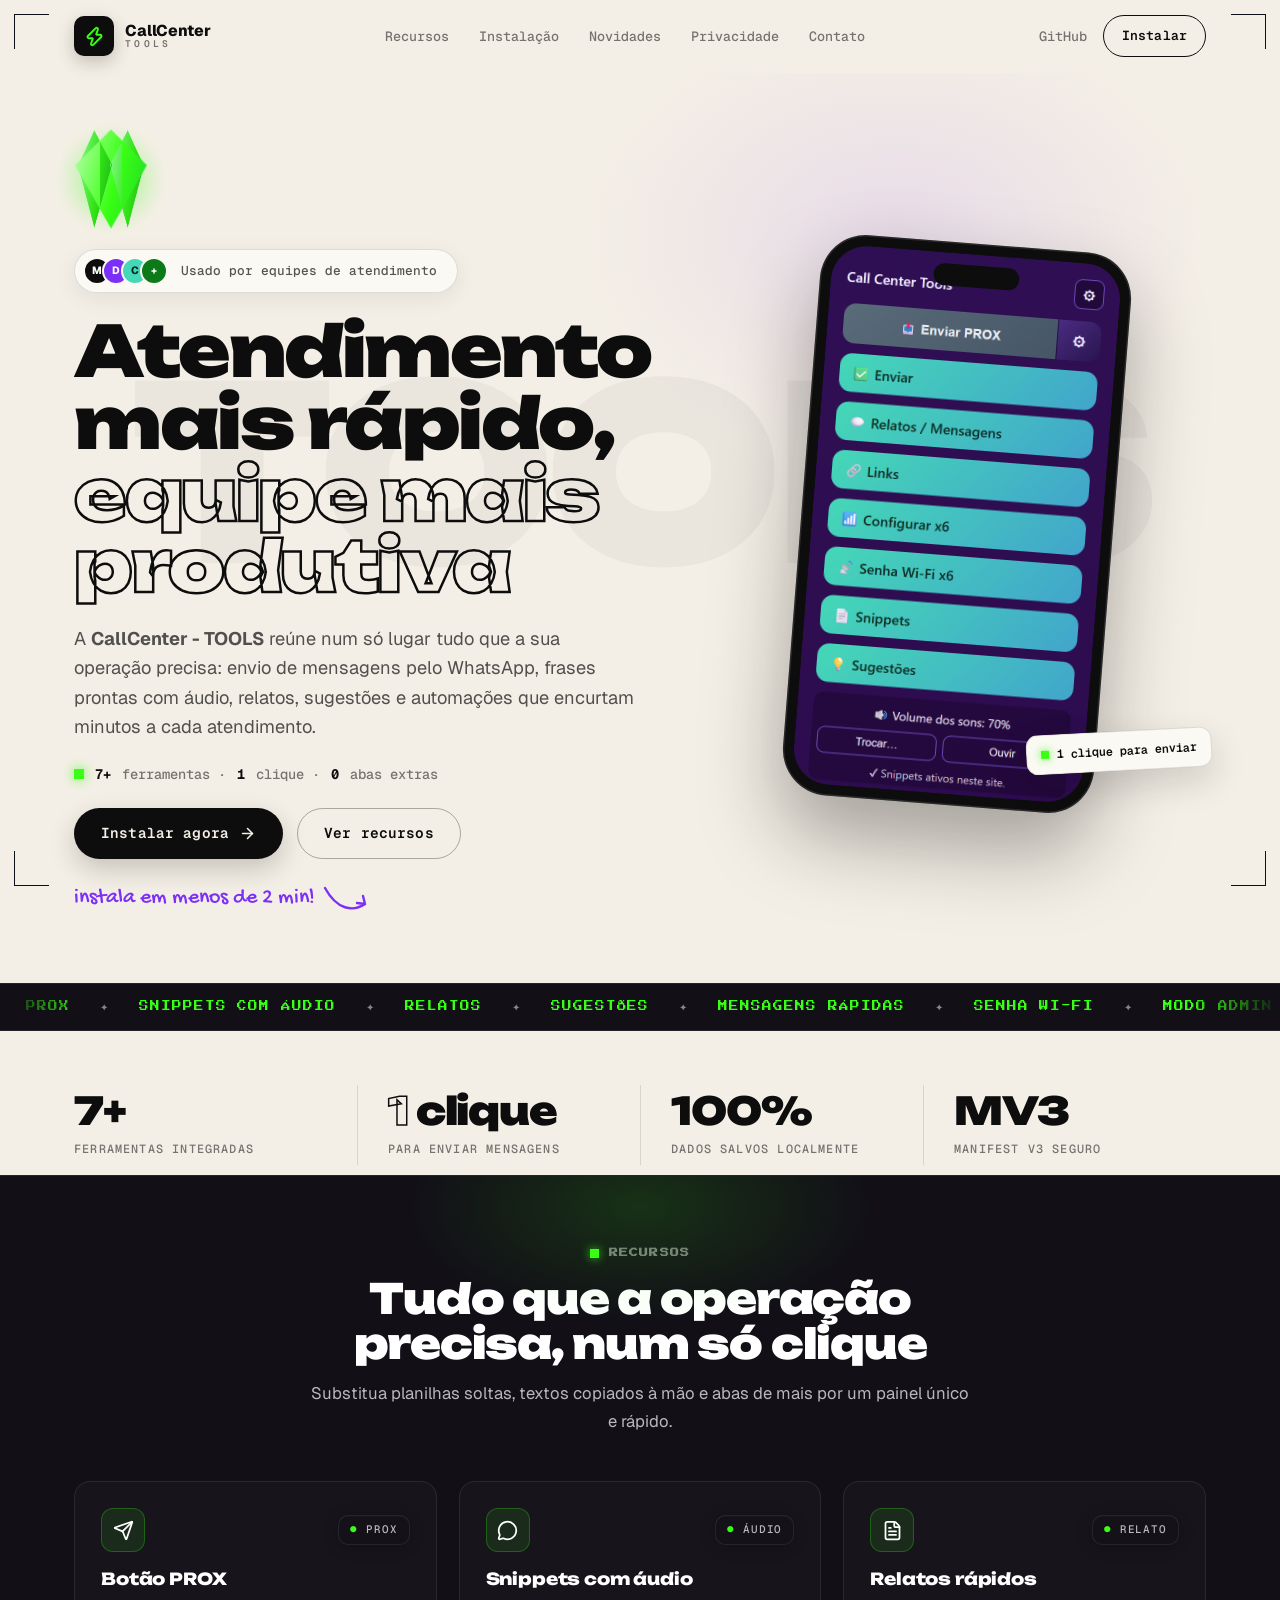
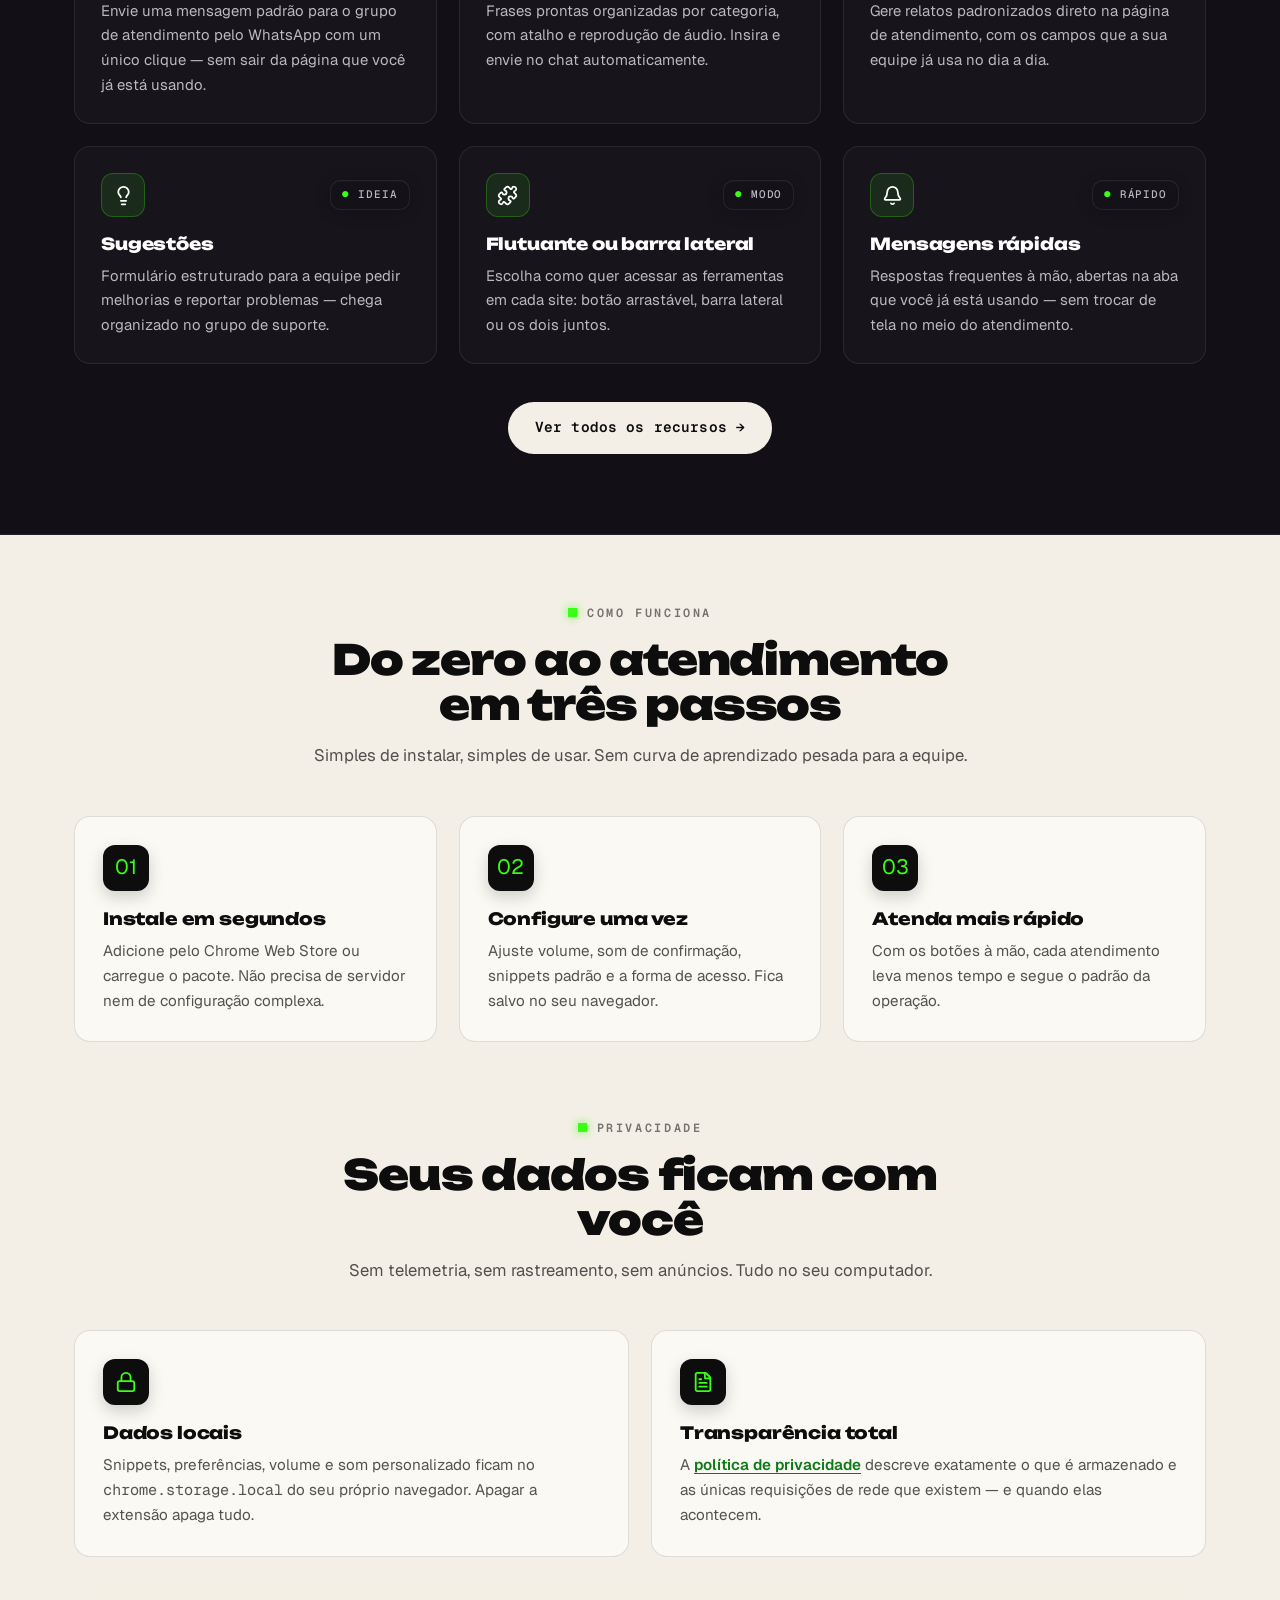
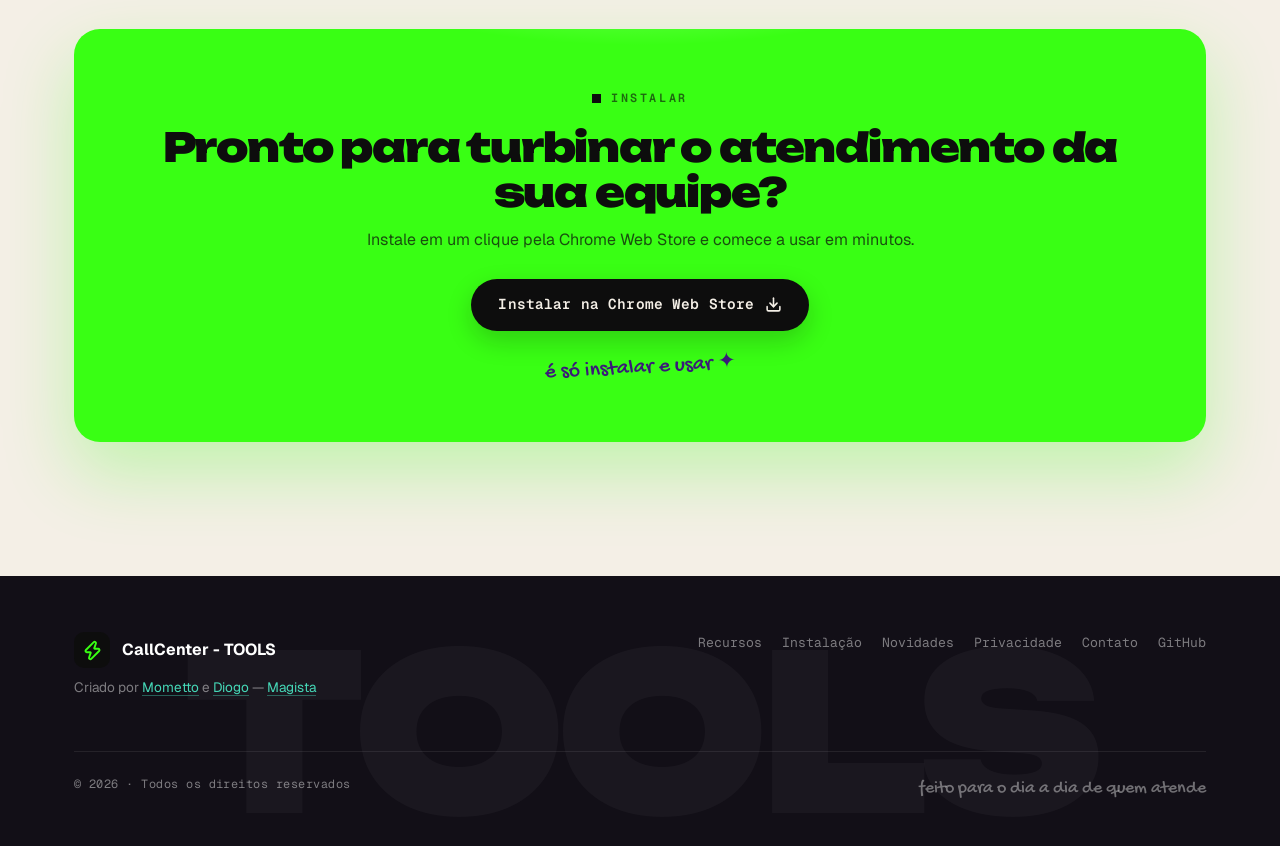
<file: docs/index.html>
<!DOCTYPE html>
<html lang="pt-BR">
<head>
<meta charset="UTF-8">
<meta name="viewport" content="width=device-width, initial-scale=1">
<title>CallCenter - TOOLS — Extensão Chrome para call centers</title>
<meta name="description" content="Extensão Chrome que agiliza o atendimento: envio de mensagens pelo WhatsApp (PROX), snippets com áudio, relatos, sugestões e muito mais. Feita para equipes de call center.">
<meta name="theme-color" content="#f4efe6">
<link rel="icon" href="assets/favicon.svg" type="image/svg+xml">
<link rel="preconnect" href="https://fonts.googleapis.com">
<link rel="preconnect" href="https://fonts.gstatic.com" crossorigin>
<link href="https://fonts.googleapis.com/css2?family=Geist:wght@100..900&family=Geist+Mono:wght@100..900&family=Unbounded:wght@400..900&family=Press+Start+2P&family=Gochi+Hand&display=swap" rel="stylesheet">
<link rel="stylesheet" href="assets/site.css">
</head>
<body>

<header class="site-header">
  <div class="wrap header-inner">
    <a class="brand" href="index.html" aria-label="CallCenter TOOLS — início">
      <span class="brand-mark"><svg class="li" viewBox="0 0 24 24" aria-hidden="true"><path d="M15.914 4a1.5 1.5 0 00-2.474-1.561l-9 9A1.5 1.5 0 005.5 14h4.002a.5.5 0 01.471.666L8.086 20a1.5 1.5 0 002.475 1.56l9-9A1.5 1.5 0 0018.5 10h-3.997a.5.5 0 01-.472-.667z"/></svg></span>
      <span class="brand-txt"><b>CallCenter</b><i>Tools</i></span>
    </a>
    <button class="nav-toggle" aria-label="Abrir menu" aria-expanded="false"><svg class="li" viewBox="0 0 24 24" aria-hidden="true"><path d="M4 5h16"/><path d="M4 12h16"/><path d="M4 19h16"/></svg></button>
    <nav class="nav">
      <a href="recursos.html">Recursos</a>
      <a href="instalacao.html">Instalação</a>
      <a href="changelog.html">Novidades</a>
      <a href="privacidade.html">Privacidade</a>
      <a href="contato.html">Contato</a>
    </nav>
    <div class="header-cta">
      <a class="header-link" href="https://github.com/Lucasmagista" rel="noopener">GitHub</a>
      <a class="btn btn-outline btn-sm" href="https://chromewebstore.google.com/detail/callcenter-tools/acgdpiahfakpindcloiopmelfihkiefa" target="_blank" rel="noopener">Instalar</a>
    </div>
  </div>
</header>

<main>
  <!-- HERO — pill de avatares (Leon) + gem 3D (Margarita) + watermark -->
  <section class="hero">
    <div class="watermark" aria-hidden="true">TOOLS</div>
    <div class="wrap hero-grid">
      <div class="hero-copy">
        <span class="gem-wrap" aria-hidden="true"><span class="gem"><i></i><i></i><i></i><i></i><i></i><i></i></span></span>

        <div class="hero-pill" data-reveal>
          <span class="avatars" aria-hidden="true">
            <span class="a1">M</span><span class="a2">D</span><span class="a3">C</span><span class="a4">+</span>
          </span>
          Usado por equipes de atendimento
        </div>

        <h1 data-reveal style="--d:80ms">
          Atendimento<br>
          mais rápido,<br>
          <span class="hollow">equipe mais produtiva</span>
        </h1>

        <p class="lead" data-reveal style="--d:160ms">
          A <strong>CallCenter - TOOLS</strong> reúne num só lugar tudo que a sua operação precisa:
          envio de mensagens pelo WhatsApp, frases prontas com áudio, relatos, sugestões e automações
          que encurtam minutos a cada atendimento.
        </p>

        <p class="tagline" data-reveal style="--d:220ms">
          <b>7+</b> ferramentas&nbsp;· <b>1</b> clique&nbsp;· <b>0</b> abas extras
        </p>

        <div class="hero-cta" data-reveal style="--d:280ms">
          <a class="btn btn-primary" href="instalacao.html">Instalar agora <svg class="li" viewBox="0 0 24 24" aria-hidden="true"><path d="M5 12h14"/><path d="m12 5 7 7-7 7"/></svg></a>
          <a class="btn btn-ghost" href="recursos.html">Ver recursos</a>
        </div>

        <span class="hand-note" data-reveal style="--d:340ms">
          instala em menos de 2 min!
          <svg width="46" height="30" viewBox="0 0 46 30" fill="none" aria-hidden="true">
            <path d="M2 4 C 14 26, 30 28, 42 20 M42 20 L 34 19 M42 20 L 40 12" stroke="currentColor" stroke-width="2.4" stroke-linecap="round" stroke-linejoin="round"/>
          </svg>
        </span>
      </div>

      <div class="shot" data-reveal style="--d:200ms">
        <div class="shot-frame">
          <span class="shot-notch" aria-hidden="true"></span>
          <img src="assets/popup.png" alt="Janela da extensão CallCenter TOOLS mostrando os botões de atendimento" width="340" height="520" loading="eager">
        </div>
        <div class="shot-tag" aria-hidden="true"><i></i> 1 clique para enviar</div>
      </div>
    </div>
  </section>

  <!-- MARQUEE pixel (SvelteBits) -->
  <div class="marquee" aria-hidden="true">
    <div class="marquee-track">
      <span>PROX</span><span class="dot">✦</span><span>SNIPPETS COM ÁUDIO</span><span class="dot">✦</span><span>RELATOS</span><span class="dot">✦</span><span>SUGESTÕES</span><span class="dot">✦</span><span>MENSAGENS RÁPIDAS</span><span class="dot">✦</span><span>SENHA WI-FI</span><span class="dot">✦</span><span>MODO ADMIN</span><span class="dot">✦</span>
      <span>PROX</span><span class="dot">✦</span><span>SNIPPETS COM ÁUDIO</span><span class="dot">✦</span><span>RELATOS</span><span class="dot">✦</span><span>SUGESTÕES</span><span class="dot">✦</span><span>MENSAGENS RÁPIDAS</span><span class="dot">✦</span><span>SENHA WI-FI</span><span class="dot">✦</span><span>MODO ADMIN</span><span class="dot">✦</span>
    </div>
  </div>

  <!-- NÚMEROS -->
  <section class="stats-sec">
    <div class="wrap">
      <div class="stats">
        <div class="stat" data-reveal><div class="num">7+</div><div class="lbl">Ferramentas integradas</div></div>
        <div class="stat" data-reveal style="--d:90ms"><div class="num"><em>1</em> clique</div><div class="lbl">Para enviar mensagens</div></div>
        <div class="stat" data-reveal style="--d:180ms"><div class="num">100%</div><div class="lbl">Dados salvos localmente</div></div>
        <div class="stat" data-reveal style="--d:270ms"><div class="num">MV3</div><div class="lbl">Manifest V3 seguro</div></div>
      </div>
    </div>
  </section>

  <!-- RECURSOS — zona escura (SvelteBits: cards + chips mono) -->
  <section class="dark-zone">
    <div class="wrap">
      <div class="section-head">
        <span class="eyebrow pixel">RECURSOS</span>
        <h2>Tudo que a operação precisa, num só clique</h2>
        <p>Substitua planilhas soltas, textos copiados à mão e abas de mais por um painel único e rápido.</p>
      </div>
      <div class="grid grid-3">
        <div class="feature" data-reveal>
          <div class="feature-top"><span class="feature-ico"><svg class="li" viewBox="0 0 24 24" aria-hidden="true"><path d="M14.536 21.686a.5.5 0 0 0 .937-.024l6.5-19a.496.496 0 0 0-.635-.635l-19 6.5a.5.5 0 0 0-.024.937l7.93 3.18a2 2 0 0 1 1.112 1.11z"/><path d="m21.854 2.147-10.94 10.939"/></svg></span><span class="chip"><b>●</b> PROX</span></div>
          <h3>Botão PROX</h3>
          <p>Envie uma mensagem padrão para o grupo de atendimento pelo WhatsApp com um único clique — sem sair da página que você já está usando.</p>
        </div>
        <div class="feature" data-reveal style="--d:80ms">
          <div class="feature-top"><span class="feature-ico"><svg class="li" viewBox="0 0 24 24" aria-hidden="true"><path d="M2.992 16.342a2 2 0 0 1 .094 1.167l-1.065 3.29a1 1 0 0 0 1.236 1.168l3.413-.998a2 2 0 0 1 1.099.092 10 10 0 1 0-4.777-4.719"/></svg></span><span class="chip"><b>●</b> ÁUDIO</span></div>
          <h3>Snippets com áudio</h3>
          <p>Frases prontas organizadas por categoria, com atalho e reprodução de áudio. Insira e envie no chat automaticamente.</p>
        </div>
        <div class="feature" data-reveal style="--d:160ms">
          <div class="feature-top"><span class="feature-ico"><svg class="li" viewBox="0 0 24 24" aria-hidden="true"><path d="M6 22a2 2 0 0 1-2-2V4a2 2 0 0 1 2-2h8a2.4 2.4 0 0 1 1.704.706l3.588 3.588A2.4 2.4 0 0 1 20 8v12a2 2 0 0 1-2 2z"/><path d="M14 2v5a1 1 0 0 0 1 1h5"/><path d="M10 9H8"/><path d="M16 13H8"/><path d="M16 17H8"/></svg></span><span class="chip"><b>●</b> RELATO</span></div>
          <h3>Relatos rápidos</h3>
          <p>Gere relatos padronizados direto na página de atendimento, com os campos que a sua equipe já usa no dia a dia.</p>
        </div>
        <div class="feature" data-reveal>
          <div class="feature-top"><span class="feature-ico"><svg class="li" viewBox="0 0 24 24" aria-hidden="true"><path d="M15 14c.2-1 .7-1.7 1.5-2.5 1-.9 1.5-2.2 1.5-3.5A6 6 0 0 0 6 8c0 1 .2 2.2 1.5 3.5.7.7 1.3 1.5 1.5 2.5"/><path d="M9 18h6"/><path d="M10 22h4"/></svg></span><span class="chip"><b>●</b> IDEIA</span></div>
          <h3>Sugestões</h3>
          <p>Formulário estruturado para a equipe pedir melhorias e reportar problemas — chega organizado no grupo de suporte.</p>
        </div>
        <div class="feature" data-reveal style="--d:80ms">
          <div class="feature-top"><span class="feature-ico"><svg class="li" viewBox="0 0 24 24" aria-hidden="true"><path d="M15.39 4.39a1 1 0 0 0 1.68-.474 2.5 2.5 0 1 1 3.014 3.015 1 1 0 0 0-.474 1.68l1.683 1.682a2.414 2.414 0 0 1 0 3.414L19.61 15.39a1 1 0 0 1-1.68-.474 2.5 2.5 0 1 0-3.014 3.015 1 1 0 0 1 .474 1.68l-1.683 1.682a2.414 2.414 0 0 1-3.414 0L8.61 19.61a1 1 0 0 0-1.68.474 2.5 2.5 0 1 1-3.014-3.015 1 1 0 0 0 .474-1.68l-1.683-1.682a2.414 2.414 0 0 1 0-3.414L4.39 8.61a1 1 0 0 1 1.68.474 2.5 2.5 0 1 0 3.014-3.015 1 1 0 0 1-.474-1.68l1.683-1.682a2.414 2.414 0 0 1 3.414 0z"/></svg></span><span class="chip"><b>●</b> MODO</span></div>
          <h3>Flutuante ou barra lateral</h3>
          <p>Escolha como quer acessar as ferramentas em cada site: botão arrastável, barra lateral ou os dois juntos.</p>
        </div>
        <div class="feature" data-reveal style="--d:160ms">
          <div class="feature-top"><span class="feature-ico"><svg class="li" viewBox="0 0 24 24" aria-hidden="true"><path d="M10.268 21a2 2 0 0 0 3.464 0"/><path d="M3.262 15.326A1 1 0 0 0 4 17h16a1 1 0 0 0 .74-1.673C19.41 13.956 18 12.499 18 8A6 6 0 0 0 6 8c0 4.499-1.411 5.956-2.738 7.326"/></svg></span><span class="chip"><b>●</b> RÁPIDO</span></div>
          <h3>Mensagens rápidas</h3>
          <p>Respostas frequentes à mão, abertas na aba que você já está usando — sem trocar de tela no meio do atendimento.</p>
        </div>
      </div>
      <p class="center" style="margin-top:38px" data-reveal>
        <a class="btn btn-dark" href="recursos.html">Ver todos os recursos →</a>
      </p>
    </div>
  </section>

  <!-- COMO FUNCIONA — numerais vazados (motherlode) -->
  <section>
    <div class="wrap">
      <div class="section-head">
        <span class="eyebrow">COMO FUNCIONA</span>
        <h2>Do zero ao atendimento em três passos</h2>
        <p>Simples de instalar, simples de usar. Sem curva de aprendizado pesada para a equipe.</p>
      </div>
      <div class="grid grid-3">
        <div class="card" data-reveal>
          <div class="ico">01</div>
          <h3>Instale em segundos</h3>
          <p>Adicione pelo Chrome Web Store ou carregue o pacote. Não precisa de servidor nem de configuração complexa.</p>
        </div>
        <div class="card" data-reveal style="--d:90ms">
          <div class="ico">02</div>
          <h3>Configure uma vez</h3>
          <p>Ajuste volume, som de confirmação, snippets padrão e a forma de acesso. Fica salvo no seu navegador.</p>
        </div>
        <div class="card" data-reveal style="--d:180ms">
          <div class="ico">03</div>
          <h3>Atenda mais rápido</h3>
          <p>Com os botões à mão, cada atendimento leva menos tempo e segue o padrão da operação.</p>
        </div>
      </div>
    </div>
  </section>

  <!-- SEGURANÇA / PRIVACIDADE -->
  <section style="padding-top:8px">
    <div class="wrap">
      <div class="section-head">
        <span class="eyebrow">PRIVACIDADE</span>
        <h2>Seus dados ficam com você</h2>
        <p>Sem telemetria, sem rastreamento, sem anúncios. Tudo no seu computador.</p>
      </div>
      <div class="grid grid-2">
        <div class="card" data-reveal>
          <div class="ico"><svg class="li" viewBox="0 0 24 24" aria-hidden="true"><rect width="18" height="11" x="3" y="11" rx="2" ry="2"/><path d="M7 11V7a5 5 0 0 1 10 0v4"/></svg></div>
          <h3>Dados locais</h3>
          <p>Snippets, preferências, volume e som personalizado ficam no <span class="mono">chrome.storage.local</span> do seu próprio navegador. Apagar a extensão apaga tudo.</p>
        </div>
        <div class="card" data-reveal style="--d:90ms">
          <div class="ico"><svg class="li" viewBox="0 0 24 24" aria-hidden="true"><path d="M6 22a2 2 0 0 1-2-2V4a2 2 0 0 1 2-2h8a2.4 2.4 0 0 1 1.704.706l3.588 3.588A2.4 2.4 0 0 1 20 8v12a2 2 0 0 1-2 2z"/><path d="M14 2v5a1 1 0 0 0 1 1h5"/><path d="M10 9H8"/><path d="M16 13H8"/><path d="M16 17H8"/></svg></div>
          <h3>Transparência total</h3>
          <p>A <a href="privacidade.html" style="color:var(--green-deep);font-weight:600;text-decoration:underline;text-underline-offset:3px">política de privacidade</a> descreve exatamente o que é armazenado e as únicas requisições de rede que existem — e quando elas acontecem.</p>
        </div>
      </div>
    </div>
  </section>

  <!-- CTA FINAL — banda neon -->
  <section style="padding-top:8px">
    <div class="wrap">
      <div class="cta-band" data-reveal>
        <span class="eyebrow">INSTALAR</span>
        <h2>Pronto para turbinar o atendimento da sua equipe?</h2>
        <p>Instale em um clique pela Chrome Web Store e comece a usar em minutos.</p>
        <a class="btn btn-primary" href="https://chromewebstore.google.com/detail/callcenter-tools/acgdpiahfakpindcloiopmelfihkiefa" target="_blank" rel="noopener">Instalar na Chrome Web Store <svg class="li" viewBox="0 0 24 24" aria-hidden="true"><path d="M12 15V3"/><path d="M21 15v4a2 2 0 0 1-2 2H5a2 2 0 0 1-2-2v-4"/><path d="m7 10 5 5 5-5"/></svg></a>
        <div class="hand-note">é só instalar e usar ✦</div>
      </div>
    </div>
  </section>
</main>

<footer class="site-footer">
  <div class="wrap footer-inner">
    <div>
      <div class="footer-brand">
        <span class="brand-mark"><svg class="li" viewBox="0 0 24 24" aria-hidden="true"><path d="M15.914 4a1.5 1.5 0 00-2.474-1.561l-9 9A1.5 1.5 0 005.5 14h4.002a.5.5 0 01.471.666L8.086 20a1.5 1.5 0 002.475 1.56l9-9A1.5 1.5 0 0018.5 10h-3.997a.5.5 0 01-.472-.667z"/></svg></span>
        <div><strong>CallCenter - TOOLS</strong></div>
      </div>
      <div class="footer-note">Criado por <a href="https://github.com/lv777x" rel="noopener">Mometto</a> e <a href="https://github.com/PaulaoMecanicas11" rel="noopener">Diogo</a> — <a href="https://www.magista.dev/">Magista</a></div>
    </div>
    <nav class="footer-links">
      <a href="recursos.html">Recursos</a>
      <a href="instalacao.html">Instalação</a>
      <a href="changelog.html">Novidades</a>
      <a href="privacidade.html">Privacidade</a>
      <a href="contato.html">Contato</a>
      <a href="https://github.com/Lucasmagista" rel="noopener">GitHub</a>
    </nav>
    <div class="footer-copy">
      <span>© <span id="ano">2026</span> · Todos os direitos reservados</span>
      <span class="sig">feito para o dia a dia de quem atende</span>
    </div>
  </div>
</footer>

<script src="assets/site.js"></script>
</body>
</html>
</file>
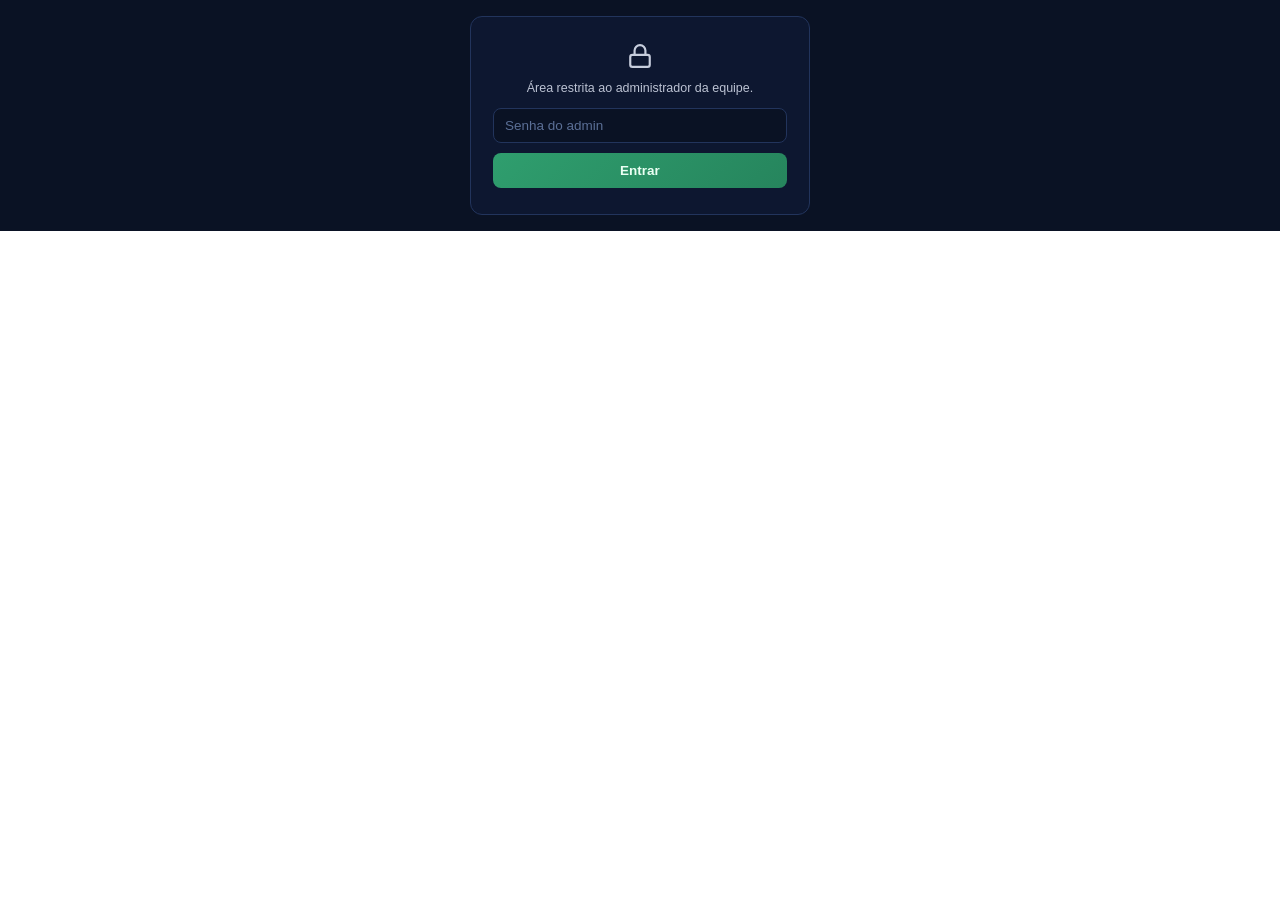
<file: ADMIN MODAL.html>
<!DOCTYPE html>
<html lang="pt-BR">
<head>
<meta charset="UTF-8">
<title>Personalizar botões — CallCenter Tools</title>
<style>
  /* Estilos 100% com prefixo ad- (mais .oculto local) — sem regras de body:
     o wrapper cc-admin-corpo (injetado pelo background) cuida do layout.
     Mesma paleta das modais do PROX/Sugestões (#0a1224 / #22345c).
     O sprite vai no corpo: o conteúdo vive em Shadow DOM e os <use href="#i-*">
     precisam resolver dentro da própria sombra. */
  * { box-sizing: border-box; margin: 0; padding: 0; }
  .oculto { display: none !important; }

  .ad-wrap {
    display: flex; flex-direction: column; gap: 14px;
    padding: 16px 18px; min-height: 100%;
    font-family: 'Segoe UI', Arial, sans-serif; color: #e8eefc; font-size: 13px;
    background: #0a1224;
  }

  .ad-titulo-sec { font-size: 11px; font-weight: 700; letter-spacing: .6px; text-transform: uppercase; opacity: .55; }

  /* ---------- Portão de senha ---------- */
  .ad-gate {
    display: flex; flex-direction: column; align-items: center; gap: 10px;
    margin: auto; padding: 26px 22px; max-width: 340px; width: 100%;
    background: #0d1730; border: 1px solid #22345c; border-radius: 12px;
    text-align: center;
  }
  .ad-gate-ico { width: 26px; height: 26px; opacity: .85; fill: none; stroke: currentColor; stroke-width: 2; stroke-linecap: round; stroke-linejoin: round; }
  .ad-gate-texto { font-size: 12.5px; line-height: 1.5; opacity: .8; }
  .ad-campo {
    width: 100%; padding: 9px 11px; background: #0a1224;
    border: 1px solid #22345c; border-radius: 8px;
    color: #e8eefc; font-size: 13.5px; font-family: inherit; outline: none;
    transition: border-color .12s ease;
  }
  .ad-campo:focus { border-color: #4f8cff; }
  .ad-campo::placeholder { color: #5b6f96; }
  select.ad-campo { cursor: pointer; }
  select.ad-campo option { background: #0d1730; color: #e8eefc; }

  .ad-botao {
    display: flex; align-items: center; justify-content: center; gap: 8px;
    width: 100%; padding: 10px 14px; border: 0; border-radius: 8px; cursor: pointer;
    background: linear-gradient(135deg, #2f9e6e, #26855d); color: #eafff3;
    font-size: 13.5px; font-weight: 600; font-family: inherit;
    transition: filter .15s ease, transform .15s ease;
  }
  .ad-botao:hover { filter: brightness(1.12); transform: translateY(-1px); }
  .ad-botao:active { transform: none; }
  .ad-botao svg { width: 15px; height: 15px; }

  .ad-fantasma {
    background: transparent; color: #e8eefc;
    border: 1px solid #22345c; border-radius: 8px;
    padding: 8px 13px; font-size: 12.5px; font-weight: 600; cursor: pointer;
    font-family: inherit;
    transition: background .15s ease, color .15s ease, border-color .15s ease;
  }
  .ad-fantasma:hover { background: #4f8cff; color: #fff; border-color: #4f8cff; }

  .ad-gate-erro { font-size: 12px; color: #ff8b8b; text-align: center; min-height: 16px; }

  /* ---------- Editor ---------- */
  .ad-editor { display: flex; flex-direction: column; gap: 10px; }
  .ad-acoes { display: flex; gap: 10px; }
  .ad-acoes .ad-botao { margin: 0; }

  .ad-item {
    background: #0d1730; border: 1px solid #22345c; border-radius: 10px;
    padding: 9px 11px;
  }
  .ad-linha-topo { display: flex; align-items: center; gap: 7px; }
  .ad-ico-btn {
    width: 30px; height: 30px; min-width: 30px; padding: 0; margin: 0;
    background: #0a1224; color: #e8eefc; border: 1px solid #22345c;
    border-radius: 7px; display: flex; align-items: center; justify-content: center;
    cursor: pointer; font-family: inherit;
    transition: background .12s ease, color .12s ease, border-color .12s ease;
  }
  .ad-ico-btn:hover { background: #4f8cff; color: #fff; border-color: #4f8cff; }
  .ad-ico-btn:disabled { opacity: .35; cursor: default; }
  .ad-ico-btn:disabled:hover { background: #0a1224; color: #e8eefc; border-color: #22345c; }
  .ad-ico-btn svg { width: 14px; height: 14px; fill: none; stroke: currentColor; stroke-width: 2; stroke-linecap: round; stroke-linejoin: round; }
  .ad-ico-prev { width: 17px; height: 17px; flex: 0 0 auto; fill: none; stroke: currentColor; stroke-width: 2; stroke-linecap: round; stroke-linejoin: round; }
  .ad-nome { flex: 1; min-width: 0; font-size: 13px; font-weight: 600; white-space: nowrap; overflow: hidden; text-overflow: ellipsis; }
  .ad-tipo { font-size: 9.5px; opacity: .6; text-transform: uppercase; letter-spacing: .5px; }
  .ad-oculto .ad-nome, .ad-oculto .ad-ico-prev { opacity: .4; }

  .ad-form { margin-top: 9px; padding-top: 9px; border-top: 1px dashed #22345c; display: flex; flex-direction: column; gap: 8px; }
  .ad-campo-box { display: flex; flex-direction: column; gap: 4px; }
  .ad-campo-box label { font-size: 11px; font-weight: 600; opacity: .8; }
  .ad-item-link {
    display: flex; align-items: center; gap: 6px; margin-bottom: 6px;
    background: #0a1224; border: 1px solid #22345c; border-radius: 8px; padding: 5px 6px;
  }
  .ad-item-link input { flex: 1; min-width: 0; padding: 5px 7px; background: #0d1730; color: #e8eefc; border: 1px solid #22345c; border-radius: 6px; font-size: 12px; font-family: inherit; outline: none; }
  .ad-item-link input:focus { border-color: #4f8cff; }
  .ad-item-link input.ad-inp-url { flex: 1.5; }
  .ad-item-link .ad-ico-btn { width: 26px; height: 26px; min-width: 26px; }
  .ad-add-item {
    background: transparent; color: #e8eefc; border: 1px dashed #3a5da8;
    border-radius: 7px; padding: 6px 10px; font-size: 12px; font-weight: 600;
    cursor: pointer; font-family: inherit; width: 100%;
  }
  .ad-add-item:hover { background: #16305e; border-color: #4f8cff; }

  .ad-rodape { display: flex; gap: 8px; margin-top: 4px; }
  .ad-rodape .ad-fantasma { flex: 1; padding: 8px 6px; font-size: 12px; }
  .ad-dica { font-size: 11px; line-height: 1.45; opacity: .55; text-align: center; }
</style>
</head>
<body>
  <div class="ad-wrap">
    <!-- Portão de senha (aparece quando não há sessão admin) -->
    <div id="admin-gate">
      <div class="ad-gate">
        <svg class="ad-gate-ico" aria-hidden="true"><use href="#i-lock"/></svg>
        <p class="ad-gate-texto">Área restrita ao administrador da equipe.</p>
        <input class="ad-campo" type="password" id="admin-senha" placeholder="Senha do admin" autocomplete="off" spellcheck="false">
        <button class="ad-botao" id="btn-admin-entrar" type="button">Entrar</button>
        <p id="admin-gate-erro" class="ad-gate-erro oculto"></p>
      </div>
    </div>

    <!-- Editor (só aparece com sessão admin válida) -->
    <div id="admin-editor" class="oculto">
      <div class="ad-editor">
        <div class="ad-acoes">
          <button class="ad-botao" id="btn-admin-add" type="button"><svg aria-hidden="true"><use href="#i-plus"/></svg>Novo botão</button>
          <button class="ad-botao" id="btn-admin-add-menu" type="button"><svg aria-hidden="true"><use href="#i-plus"/></svg>Novo submenu</button>
        </div>
        <div id="admin-lista"></div>
        <div class="ad-rodape">
          <button id="btn-admin-reset" class="ad-fantasma" type="button">Restaurar botões padrão</button>
          <button id="btn-admin-sair" class="ad-fantasma" type="button">Sair do admin</button>
        </div>
        <p class="ad-dica">As mudanças são salvas automaticamente e já valem nesta janela e na próxima.</p>
      </div>
    </div>
  </div>

  <!-- Sprite Lucide (mesmo do popup) — dentro da sombra para os <use> resolverem -->
  <svg width="0" height="0" style="position:absolute" aria-hidden="true"><defs>
    <symbol id="i-settings" viewBox="0 0 24 24"><path d="M12.22 2h-.44a2 2 0 0 0-2 2v.18a2 2 0 0 1-1 1.73l-.43.25a2 2 0 0 1-2 0l-.15-.08a2 2 0 0 0-2.73.73l-.22.38a2 2 0 0 0 .73 2.73l.15.1a2 2 0 0 1 1 1.72v.51a2 2 0 0 1-1 1.74l-.15.09a2 2 0 0 0-.73 2.73l.22.38a2 2 0 0 0 2.73.73l.15-.08a2 2 0 0 1 2 0l.43.25a2 2 0 0 1 1 1.73V20a2 2 0 0 0 2 2h.44a2 2 0 0 0 2-2v-.18a2 2 0 0 1 1-1.73l.43-.25a2 2 0 0 1 2 0l.15.08a2 2 0 0 0 2.73-.73l.22-.39a2 2 0 0 0-.73-2.73l-.15-.08a2 2 0 0 1-1-1.74v-.5a2 2 0 0 1 1-1.74l.15-.09a2 2 0 0 0 .73-2.73l-.22-.38a2 2 0 0 0-2.73-.73l-.15.08a2 2 0 0 1-2 0l-.43-.25a2 2 0 0 1-1-1.73V4a2 2 0 0 0-2-2z"/><circle cx="12" cy="12" r="3"/></symbol>
    <symbol id="i-send" viewBox="0 0 24 24"><path d="M14.536 21.686a.5.5 0 0 0 .937-.024l6.5-19a.496.496 0 0 0-.635-.635l-19 6.5a.5.5 0 0 0-.024.937l7.93 3.18a2 2 0 0 1 1.112 1.11z"/><path d="m21.854 2.147-10.94 10.939"/></symbol>
    <symbol id="i-sliders" viewBox="0 0 24 24"><line x1="21" x2="14" y1="4" y2="4"/><line x1="10" x2="3" y1="4" y2="4"/><line x1="21" x2="12" y1="12" y2="12"/><line x1="8" x2="3" y1="12" y2="12"/><line x1="21" x2="16" y1="20" y2="20"/><line x1="12" x2="3" y1="20" y2="20"/><line x1="14" x2="14" y1="2" y2="6"/><line x1="8" x2="8" y1="10" y2="14"/><line x1="16" x2="16" y1="18" y2="22"/></symbol>
    <symbol id="i-check" viewBox="0 0 24 24"><path d="M20 6 9 17l-5-5"/></symbol>
    <symbol id="i-check-circle" viewBox="0 0 24 24"><circle cx="12" cy="12" r="10"/><path d="m9 12 2 2 4-4"/></symbol>
    <symbol id="i-message" viewBox="0 0 24 24"><path d="M21 15a2 2 0 0 1-2 2H7l-4 4V5a2 2 0 0 1 2-2h14a2 2 0 0 1 2 2z"/></symbol>
    <symbol id="i-message-circle" viewBox="0 0 24 24"><path d="M7.9 20A9 9 0 1 0 4 16.1L2 22Z"/></symbol>
    <symbol id="i-link" viewBox="0 0 24 24"><path d="M10 13a5 5 0 0 0 7.54.54l3-3a5 5 0 0 0-7.07-7.07l-1.72 1.71"/><path d="M14 11a5 5 0 0 0-7.54-.54l-3 3a5 5 0 0 0 7.07 7.07l1.71-1.71"/></symbol>
    <symbol id="i-router" viewBox="0 0 24 24"><rect width="20" height="8" x="2" y="14" rx="2"/><path d="M6.01 18H6"/><path d="M10.01 18H10"/><path d="M15 10v4"/><path d="M17.84 7.17a4 4 0 0 0-5.66 0"/><path d="M20.66 4.34a8 8 0 0 0-11.31 0"/></symbol>
    <symbol id="i-wifi" viewBox="0 0 24 24"><path d="M12 20h.01"/><path d="M2 8.82a15 15 0 0 1 20 0"/><path d="M5 12.859a10 10 0 0 1 14 0"/><path d="M8.5 16.429a5 5 0 0 1 7 0"/></symbol>
    <symbol id="i-file" viewBox="0 0 24 24"><path d="M15 2H6a2 2 0 0 0-2 2v16a2 2 0 0 0 2 2h12a2 2 0 0 0 2-2V7Z"/><path d="M14 2v4a2 2 0 0 0 2 2h4"/><path d="M10 9H8"/><path d="M16 13H8"/><path d="M16 17H8"/></symbol>
    <symbol id="i-volume" viewBox="0 0 24 24"><path d="M11 4.702a.705.705 0 0 0-1.203-.498L6.413 7.587A1.4 1.4 0 0 1 5.416 8H3a1 1 0 0 0-1 1v6a1 1 0 0 0 1 1h2.416a1.4 1.4 0 0 1 .997.413l3.383 3.384A.705.705 0 0 0 11 19.298z"/><path d="M16 9a5 5 0 0 1 0 6"/><path d="M19.364 18.364a9 9 0 0 0 0-12.728"/></symbol>
    <symbol id="i-arrow-left" viewBox="0 0 24 24"><path d="m12 19-7-7 7-7"/><path d="M19 12H5"/></symbol>
    <symbol id="i-puzzle" viewBox="0 0 24 24"><path d="M15.39 4.39a1 1 0 0 0 1.68-.474 2.5 2.5 0 1 1 3.014 3.015 1 1 0 0 0-.474 1.68l1.683 1.682a2.414 2.414 0 0 1 0 3.414L19.61 15.39a1 1 0 0 1-1.68-.474 2.5 2.5 0 1 0-3.014 3.015 1 1 0 0 1 .474 1.68l-1.683 1.682a2.414 2.414 0 0 1-3.414 0L8.61 19.61a1 1 0 0 0-1.68.474 2.5 2.5 0 1 1-3.014-3.015 1 1 0 0 0 .474-1.68l-1.683-1.682a2.414 2.414 0 0 1 0-3.414L4.39 8.61a1 1 0 0 1 1.68.474 2.5 2.5 0 1 0 3.014-3.015 1 1 0 0 1-.474-1.68l1.683-1.682a2.414 2.414 0 0 1 3.414 0z"/></symbol>
    <symbol id="i-panel" viewBox="0 0 24 24"><rect width="18" height="18" x="3" y="3" rx="2"/><path d="M15 3v18"/></symbol>
    <symbol id="i-grid" viewBox="0 0 24 24"><rect width="7" height="7" x="3" y="3" rx="1"/><rect width="7" height="7" x="14" y="3" rx="1"/><rect width="7" height="7" x="14" y="14" rx="1"/><rect width="7" height="7" x="3" y="14" rx="1"/></symbol>
    <symbol id="i-eye-off" viewBox="0 0 24 24"><path d="M10.733 5.076a10.744 10.744 0 0 1 11.205 6.575 1 1 0 0 1 0 .696 10.747 10.747 0 0 1-1.444 2.49"/><path d="M14.084 14.158a3 3 0 0 1-4.242-4.242"/><path d="M17.479 17.499a10.75 10.75 0 0 1-15.417-5.151 1 1 0 0 1 0-.696 10.75 10.75 0 0 1 4.446-5.143"/><path d="m2 2 20 20"/></symbol>
    <symbol id="i-crosshair" viewBox="0 0 24 24"><circle cx="12" cy="12" r="10"/><line x1="22" x2="18" y1="12" y2="12"/><line x1="6" x2="2" y1="12" y2="12"/><line x1="12" x2="12" y1="6" y2="2"/><line x1="12" x2="12" y1="22" y2="18"/></symbol>
    <symbol id="i-clipboard" viewBox="0 0 24 24"><rect width="8" height="4" x="8" y="2" rx="1" ry="1"/><path d="M16 4h2a2 2 0 0 1 2 2v14a2 2 0 0 1-2 2H6a2 2 0 0 1-2-2V6a2 2 0 0 1 2-2h2"/><path d="M12 11h4"/><path d="M12 16h4"/><path d="M8 11h.01"/><path d="M8 16h.01"/></symbol>
    <symbol id="i-users" viewBox="0 0 24 24"><path d="M16 21v-2a4 4 0 0 0-4-4H6a4 4 0 0 0-4 4v2"/><circle cx="9" cy="7" r="4"/><path d="M22 21v-2a4 4 0 0 0-3-3.87"/><path d="M16 3.13a4 4 0 0 1 0 7.75"/></symbol>
    <symbol id="i-lightbulb" viewBox="0 0 24 24"><path d="M15 14c.2-1 .7-1.7 1.5-2.5 1-.9 1.5-2.2 1.5-3.5A6 6 0 0 0 6 8c0 1 .2 2.2 1.5 3.5.7.7 1.3 1.5 1.5 2.5"/><path d="M9 18h6"/><path d="M10 22h4"/></symbol>
    <symbol id="i-music" viewBox="0 0 24 24"><path d="M9 18V5l12-2v13"/><circle cx="6" cy="18" r="3"/><circle cx="18" cy="16" r="3"/></symbol>
    <symbol id="i-eye" viewBox="0 0 24 24"><path d="M2.062 12.348a1 1 0 0 1 0-.696 10.75 10.75 0 0 1 19.876 0 1 1 0 0 1 0 .696 10.75 10.75 0 0 1-19.876 0"/><circle cx="12" cy="12" r="3"/></symbol>
    <symbol id="i-pencil" viewBox="0 0 24 24"><path d="M21.174 6.812a1 1 0 0 0-3.986-3.987L3.842 16.174a2 2 0 0 0-.5.83l-1.321 4.352a.5.5 0 0 0 .623.622l4.353-1.32a2 2 0 0 0 .83-.497z"/><path d="m15 5 4 4"/></symbol>
    <symbol id="i-trash" viewBox="0 0 24 24"><path d="M3 6h18"/><path d="M19 6v14c0 1-1 2-2 2H7c-1 0-2-1-2-2V6"/><path d="M8 6V4c0-1 1-2 2-2h4c1 0 2 1 2 2v2"/><line x1="10" x2="10" y1="11" y2="17"/><line x1="14" x2="14" y1="11" y2="17"/></symbol>
    <symbol id="i-cima" viewBox="0 0 24 24"><path d="m5 12 7-7 7 7"/><path d="M12 19V5"/></symbol>
    <symbol id="i-baixo" viewBox="0 0 24 24"><path d="M12 5v14"/><path d="m19 12-7 7-7-7"/></symbol>
    <symbol id="i-plus" viewBox="0 0 24 24"><path d="M5 12h14"/><path d="M12 5v14"/></symbol>
    <symbol id="i-lock" viewBox="0 0 24 24"><rect width="18" height="11" x="3" y="11" rx="2" ry="2"/><path d="M7 11V7a5 5 0 0 1 10 0v4"/></symbol>
    <symbol id="i-x" viewBox="0 0 24 24"><path d="M18 6 6 18"/><path d="m6 6 12 12"/></symbol>
  </defs></svg>

  <script src="admin-modal.js"></script>
</body>
</html>
</file>
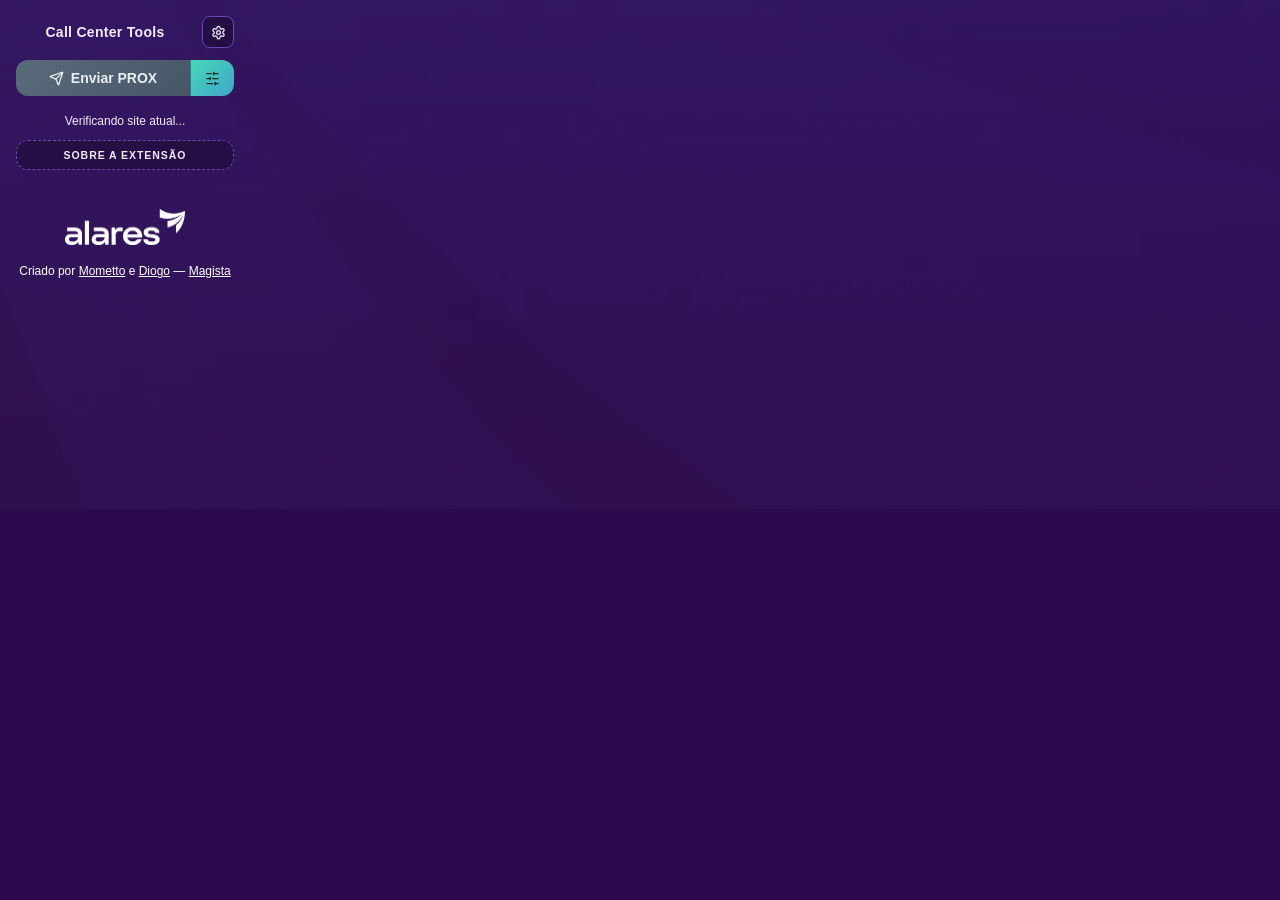
<file: popup.html>
<!DOCTYPE html>
<html lang="pt-BR">
<head>
<meta charset="UTF-8">
<title>Tropa do Leleo</title>
<link rel="stylesheet" href="styles.css">
<style>
  body{
    margin:0;
    width:250px;
    padding:16px;
    background:
      linear-gradient(rgba(45,11,78,0.78), rgba(45,11,78,0.78)),
      url('assets/background.webp') center center / cover no-repeat,
      var(--bg1);
    font-family: "Segoe UI", Arial, sans-serif;
    color:var(--text);
  }
  h1{
    display:flex;
    align-items:center;
    justify-content:space-between;
    gap:8px;
    font-size:14px;
    margin:0 0 12px;
    text-align:center;
    font-weight:600;
    letter-spacing:.3px;
  }
  h1 .titulo{ flex:1; text-align:center; }
  #btnAbrirConfig{
    width:32px;
    height:32px;
    border-radius:var(--raio-pequeno);
    background:rgba(0,0,0,.28);
    border:1px solid var(--border);
    color:var(--text);
    font-size:15px;
    cursor:pointer;
    margin:0;
    padding:0;
    display:flex;
    align-items:center;
    justify-content:center;
    flex-shrink:0;
  }
  #btnAbrirConfig:hover{ background:var(--accent); color:#08281f; }
  .ico{
    width:15px;
    height:15px;
    flex:0 0 auto;
    fill:none;
    stroke:currentColor;
    stroke-width:2;
    stroke-linecap:round;
    stroke-linejoin:round;
    transition:transform .16s ease;
  }
  /* Animações de ícone (mesmas do site: pulse, bounce, fade de entrada) */
  @keyframes cc-ico-pulse{0%,100%{opacity:1}50%{opacity:.4}}
  @keyframes cc-ico-bounce{0%,100%{transform:translateY(0)}50%{transform:translateY(-2px)}}
  @keyframes cc-ent{from{opacity:0;transform:translateY(4px)}to{opacity:1;transform:none}}
  button:hover .ico{ transform:scale(1.18); }
  #btnProxEnviar:hover .ico{ animation:cc-ico-bounce .5s ease infinite; }
  #icoProxOk:not(.oculto){ animation:cc-ico-pulse 2s ease-in-out infinite; }
  button{
    display:flex;
    align-items:center;
    justify-content:center;
    gap:7px;
    width:100%;
    padding:10px 12px;
    margin-bottom:10px;
    background:linear-gradient(135deg, var(--btn), var(--btn-hover));
    color:#0c2b23;
    border:none;
    border-radius:var(--raio);
    font-size:14px;
    font-weight:600;
    cursor:pointer;
    transition: filter .15s ease, transform .1s ease;
    animation:cc-ent .22s ease both;
  }
  button:hover{ filter:brightness(1.08); }
  button:active{ transform: scale(0.98); }
  .btn-sobre{
    display:flex;align-items:center;justify-content:center;
    width:100%;margin:6px 0 10px;padding:8px 12px;
    background:rgba(0,0,0,.26);color:var(--text);
    border:1px dashed var(--border);border-radius:var(--raio);
    font-size:10.5px;font-weight:700;letter-spacing:.09em;text-transform:uppercase;
    text-align:center;text-decoration:none;
    transition:background .15s ease,color .15s ease,border-color .15s ease;
    animation:cc-ent .22s ease both;
  }
  .btn-sobre:hover{ background:var(--accent);color:#08281f;border-color:var(--accent);text-decoration:none; }
  .volume-box{
    margin-top:2px;
    padding:8px 4px 2px;
  }
  .volume-box label{
    display:block;
    font-size:12px;
    margin-bottom:6px;
    text-align:center;
  }
  #rangeVolume{
    width:100%;
    accent-color:var(--btn);
    cursor:pointer;
  }
  #status{
    font-size:11px;
    text-align:center;
    min-height:14px;
    margin-top:4px;
    opacity:.85;
  }
  /* Cabeçalho das telas internas */
  .cabecalho-tela{
    display:flex;
    align-items:center;
    gap:8px;
    margin-bottom:12px;
    font-size:13px;
    font-weight:600;
  }
  .link-voltar{
    display:inline-flex;
    align-items:center;
    gap:5px;
    cursor:pointer;
    font-size:14px;
    font-weight:700;
    color:var(--text);
  }
  .link-voltar:hover{ color:var(--accent); }
  /* Tela de configurações */
  .bloco-config{ margin-bottom:14px; }
  .titulo-bloco{
    display:block;
    font-size:12px;
    font-weight:600;
    margin-bottom:8px;
    opacity:.9;
  }
  .modo-cards{ display:flex; gap:6px; }
  .modo-card{
    flex:1;
    margin-bottom:0 !important;
    padding:10px 4px !important;
    background:rgba(0,0,0,.28);
    color:var(--text);
    border:1px solid var(--border);
    border-radius:var(--raio-pequeno);
    font-size:11px;
    font-weight:600;
    display:flex;
    flex-direction:column;
    align-items:center;
    gap:4px;
    transition: background .12s ease, border-color .12s ease;
  }
  .modo-card:hover{ filter:none; background:rgba(255,255,255,.08); }
  .modo-card .ico{ width:16px; height:16px; }
  .modo-card span{ font-size:10.5px; line-height:1.2; }
  .modo-card.modo-ativo{
    background:var(--accent);
    color:#08281f;
    border-color:var(--accent);
  }
  .modo-dica{
    font-size:10.5px;
    opacity:.75;
    margin-top:6px;
    line-height:1.35;
  }
  .linha-site{
    display:flex;
    align-items:center;
    gap:6px;
    margin-bottom:6px;
  }
  .linha-site .nome-site{
    flex:1;
    font-size:11px;
    white-space:nowrap;
    overflow:hidden;
    text-overflow:ellipsis;
  }
  .linha-site select{
    width:118px;
    padding:5px 4px;
    background:rgba(0,0,0,.28);
    color:var(--text);
    border:1px solid var(--border);
    border-radius:var(--raio-pequeno);
    font-size:10.5px;
    cursor:pointer;
    font-family:inherit;
  }
  .linha-site select:focus{ border-color:var(--accent); }
  footer{
    margin-top:14px;
    text-align:center;
    font-size:10px;
    opacity:.6;
  }
  /* Botão dividido do PROX (meio a meio: enviar + configuração) */
  .btn-split{
    display:flex;
    width:100%;
    margin-bottom:10px;
  }
  .btn-split button{
    display:flex;
    align-items:center;
    justify-content:center;
    margin-bottom:0;
    width:auto;
    white-space:nowrap;
    overflow:hidden;
  }
  #btnProxEnviar{
    flex:1;
    min-width:0;
    border-radius:var(--raio) 0 0 var(--raio);
    padding:10px 8px;
  }
  #btnProxConfig{
    width:44px !important;
    flex-shrink:0;
    border-radius:0 var(--raio) var(--raio) 0;
    border-left:1px solid rgba(0,0,0,.3);
    padding:10px 0;
    font-size:15px;
  }
  #btnProxEnviar[data-conectado="1"]{
    background:linear-gradient(135deg,#3fb84f,#2c9a3d);
    color:#06240e;
  }
  #btnProxEnviar[data-conectado="0"]{
    background:linear-gradient(135deg,#5a6b7a,#465666);
    color:#e7edf2;
  }

  /* Bloco do som de confirmação (escolha de arquivo) */
  .som-acoes{ display:flex; gap:6px; }
  .som-acoes button{ width:auto; flex:1; padding:7px 6px !important; font-size:11.5px !important; margin-bottom:0 !important; }
  .dica-som{ font-size:10.5px; opacity:.7; margin-top:5px; text-align:center; line-height:1.35; }

</style>
</head>
<body>
  <!-- Sprite Lucide (mesmos SVGs do animateicons.in/icons/lucide) — usado via <use> -->
  <svg width="0" height="0" style="position:absolute" aria-hidden="true"><defs>
    <symbol id="i-settings" viewBox="0 0 24 24"><path d="M12.22 2h-.44a2 2 0 0 0-2 2v.18a2 2 0 0 1-1 1.73l-.43.25a2 2 0 0 1-2 0l-.15-.08a2 2 0 0 0-2.73.73l-.22.38a2 2 0 0 0 .73 2.73l.15.1a2 2 0 0 1 1 1.72v.51a2 2 0 0 1-1 1.74l-.15.09a2 2 0 0 0-.73 2.73l.22.38a2 2 0 0 0 2.73.73l.15-.08a2 2 0 0 1 2 0l.43.25a2 2 0 0 1 1 1.73V20a2 2 0 0 0 2 2h.44a2 2 0 0 0 2-2v-.18a2 2 0 0 1 1-1.73l.43-.25a2 2 0 0 1 2 0l.15.08a2 2 0 0 0 2.73-.73l.22-.39a2 2 0 0 0-.73-2.73l-.15-.08a2 2 0 0 1-1-1.74v-.5a2 2 0 0 1 1-1.74l.15-.09a2 2 0 0 0 .73-2.73l-.22-.38a2 2 0 0 0-2.73-.73l-.15.08a2 2 0 0 1-2 0l-.43-.25a2 2 0 0 1-1-1.73V4a2 2 0 0 0-2-2z"/><circle cx="12" cy="12" r="3"/></symbol>
    <symbol id="i-send" viewBox="0 0 24 24"><path d="M14.536 21.686a.5.5 0 0 0 .937-.024l6.5-19a.496.496 0 0 0-.635-.635l-19 6.5a.5.5 0 0 0-.024.937l7.93 3.18a2 2 0 0 1 1.112 1.11z"/><path d="m21.854 2.147-10.94 10.939"/></symbol>
    <symbol id="i-sliders" viewBox="0 0 24 24"><line x1="21" x2="14" y1="4" y2="4"/><line x1="10" x2="3" y1="4" y2="4"/><line x1="21" x2="12" y1="12" y2="12"/><line x1="8" x2="3" y1="12" y2="12"/><line x1="21" x2="16" y1="20" y2="20"/><line x1="12" x2="3" y1="20" y2="20"/><line x1="14" x2="14" y1="2" y2="6"/><line x1="8" x2="8" y1="10" y2="14"/><line x1="16" x2="16" y1="18" y2="22"/></symbol>
    <symbol id="i-check" viewBox="0 0 24 24"><path d="M20 6 9 17l-5-5"/></symbol>
    <symbol id="i-check-circle" viewBox="0 0 24 24"><circle cx="12" cy="12" r="10"/><path d="m9 12 2 2 4-4"/></symbol>
    <symbol id="i-message" viewBox="0 0 24 24"><path d="M21 15a2 2 0 0 1-2 2H7l-4 4V5a2 2 0 0 1 2-2h14a2 2 0 0 1 2 2z"/></symbol>
    <symbol id="i-message-circle" viewBox="0 0 24 24"><path d="M7.9 20A9 9 0 1 0 4 16.1L2 22Z"/></symbol>
    <symbol id="i-link" viewBox="0 0 24 24"><path d="M10 13a5 5 0 0 0 7.54.54l3-3a5 5 0 0 0-7.07-7.07l-1.72 1.71"/><path d="M14 11a5 5 0 0 0-7.54-.54l-3 3a5 5 0 0 0 7.07 7.07l1.71-1.71"/></symbol>
    <symbol id="i-router" viewBox="0 0 24 24"><rect width="20" height="8" x="2" y="14" rx="2"/><path d="M6.01 18H6"/><path d="M10.01 18H10"/><path d="M15 10v4"/><path d="M17.84 7.17a4 4 0 0 0-5.66 0"/><path d="M20.66 4.34a8 8 0 0 0-11.31 0"/></symbol>
    <symbol id="i-wifi" viewBox="0 0 24 24"><path d="M12 20h.01"/><path d="M2 8.82a15 15 0 0 1 20 0"/><path d="M5 12.859a10 10 0 0 1 14 0"/><path d="M8.5 16.429a5 5 0 0 1 7 0"/></symbol>
    <symbol id="i-file" viewBox="0 0 24 24"><path d="M15 2H6a2 2 0 0 0-2 2v16a2 2 0 0 0 2 2h12a2 2 0 0 0 2-2V7Z"/><path d="M14 2v4a2 2 0 0 0 2 2h4"/><path d="M10 9H8"/><path d="M16 13H8"/><path d="M16 17H8"/></symbol>
    <symbol id="i-volume" viewBox="0 0 24 24"><path d="M11 4.702a.705.705 0 0 0-1.203-.498L6.413 7.587A1.4 1.4 0 0 1 5.416 8H3a1 1 0 0 0-1 1v6a1 1 0 0 0 1 1h2.416a1.4 1.4 0 0 1 .997.413l3.383 3.384A.705.705 0 0 0 11 19.298z"/><path d="M16 9a5 5 0 0 1 0 6"/><path d="M19.364 18.364a9 9 0 0 0 0-12.728"/></symbol>
    <symbol id="i-arrow-left" viewBox="0 0 24 24"><path d="m12 19-7-7 7-7"/><path d="M19 12H5"/></symbol>
    <symbol id="i-puzzle" viewBox="0 0 24 24"><path d="M15.39 4.39a1 1 0 0 0 1.68-.474 2.5 2.5 0 1 1 3.014 3.015 1 1 0 0 0-.474 1.68l1.683 1.682a2.414 2.414 0 0 1 0 3.414L19.61 15.39a1 1 0 0 1-1.68-.474 2.5 2.5 0 1 0-3.014 3.015 1 1 0 0 1 .474 1.68l-1.683 1.682a2.414 2.414 0 0 1-3.414 0L8.61 19.61a1 1 0 0 0-1.68.474 2.5 2.5 0 1 1-3.014-3.015 1 1 0 0 0 .474-1.68l-1.683-1.682a2.414 2.414 0 0 1 0-3.414L4.39 8.61a1 1 0 0 1 1.68.474 2.5 2.5 0 1 0 3.014-3.015 1 1 0 0 1-.474-1.68l1.683-1.682a2.414 2.414 0 0 1 3.414 0z"/></symbol>
    <symbol id="i-panel" viewBox="0 0 24 24"><rect width="18" height="18" x="3" y="3" rx="2"/><path d="M15 3v18"/></symbol>
    <symbol id="i-grid" viewBox="0 0 24 24"><rect width="7" height="7" x="3" y="3" rx="1"/><rect width="7" height="7" x="14" y="3" rx="1"/><rect width="7" height="7" x="14" y="14" rx="1"/><rect width="7" height="7" x="3" y="14" rx="1"/></symbol>
    <symbol id="i-eye-off" viewBox="0 0 24 24"><path d="M10.733 5.076a10.744 10.744 0 0 1 11.205 6.575 1 1 0 0 1 0 .696 10.747 10.747 0 0 1-1.444 2.49"/><path d="M14.084 14.158a3 3 0 0 1-4.242-4.242"/><path d="M17.479 17.499a10.75 10.75 0 0 1-15.417-5.151 1 1 0 0 1 0-.696 10.75 10.75 0 0 1 4.446-5.143"/><path d="m2 2 20 20"/></symbol>
    <symbol id="i-crosshair" viewBox="0 0 24 24"><circle cx="12" cy="12" r="10"/><line x1="22" x2="18" y1="12" y2="12"/><line x1="6" x2="2" y1="12" y2="12"/><line x1="12" x2="12" y1="6" y2="2"/><line x1="12" x2="12" y1="22" y2="18"/></symbol>
    <symbol id="i-clipboard" viewBox="0 0 24 24"><rect width="8" height="4" x="8" y="2" rx="1" ry="1"/><path d="M16 4h2a2 2 0 0 1 2 2v14a2 2 0 0 1-2 2H6a2 2 0 0 1-2-2V6a2 2 0 0 1 2-2h2"/><path d="M12 11h4"/><path d="M12 16h4"/><path d="M8 11h.01"/><path d="M8 16h.01"/></symbol>
    <symbol id="i-users" viewBox="0 0 24 24"><path d="M16 21v-2a4 4 0 0 0-4-4H6a4 4 0 0 0-4 4v2"/><circle cx="9" cy="7" r="4"/><path d="M22 21v-2a4 4 0 0 0-3-3.87"/><path d="M16 3.13a4 4 0 0 1 0 7.75"/></symbol>
    <symbol id="i-lightbulb" viewBox="0 0 24 24"><path d="M15 14c.2-1 .7-1.7 1.5-2.5 1-.9 1.5-2.2 1.5-3.5A6 6 0 0 0 6 8c0 1 .2 2.2 1.5 3.5.7.7 1.3 1.5 1.5 2.5"/><path d="M9 18h6"/><path d="M10 22h4"/></symbol>
    <symbol id="i-music" viewBox="0 0 24 24"><path d="M9 18V5l12-2v13"/><circle cx="6" cy="18" r="3"/><circle cx="18" cy="16" r="3"/></symbol>
    <symbol id="i-eye" viewBox="0 0 24 24"><path d="M2.062 12.348a1 1 0 0 1 0-.696 10.75 10.75 0 0 1 19.876 0 1 1 0 0 1 0 .696 10.75 10.75 0 0 1-19.876 0"/><circle cx="12" cy="12" r="3"/></symbol>
    <symbol id="i-pencil" viewBox="0 0 24 24"><path d="M21.174 6.812a1 1 0 0 0-3.986-3.987L3.842 16.174a2 2 0 0 0-.5.83l-1.321 4.352a.5.5 0 0 0 .623.622l4.353-1.32a2 2 0 0 0 .83-.497z"/><path d="m15 5 4 4"/></symbol>
    <symbol id="i-trash" viewBox="0 0 24 24"><path d="M3 6h18"/><path d="M19 6v14c0 1-1 2-2 2H7c-1 0-2-1-2-2V6"/><path d="M8 6V4c0-1 1-2 2-2h4c1 0 2 1 2 2v2"/><line x1="10" x2="10" y1="11" y2="17"/><line x1="14" x2="14" y1="11" y2="17"/></symbol>
    <symbol id="i-cima" viewBox="0 0 24 24"><path d="m5 12 7-7 7 7"/><path d="M12 19V5"/></symbol>
    <symbol id="i-baixo" viewBox="0 0 24 24"><path d="M12 5v14"/><path d="m19 12-7 7-7-7"/></symbol>
    <symbol id="i-plus" viewBox="0 0 24 24"><path d="M5 12h14"/><path d="M12 5v14"/></symbol>
    <symbol id="i-lock" viewBox="0 0 24 24"><rect width="18" height="11" x="3" y="11" rx="2" ry="2"/><path d="M7 11V7a5 5 0 0 1 10 0v4"/></symbol>
    <symbol id="i-x" viewBox="0 0 24 24"><path d="M18 6 6 18"/><path d="m6 6 12 12"/></symbol>
  </defs></svg>

  <h1><span class="titulo">Call Center Tools</span><button id="btnAbrirConfig" type="button" title="Configurações"><svg class="ico" aria-hidden="true"><use href="#i-settings"/></svg></button></h1>

  <!-- ==================== TELA PRINCIPAL ==================== -->
  <div id="tela-principal">
   <div class="btn-split" id="btnProxSplit">
     <button id="btnProxEnviar" type="button" data-conectado="0" title="Enviar PROX no grupo do WhatsApp"><svg class="ico" aria-hidden="true"><use href="#i-send"/></svg><span id="lblProxEnviar">Enviar PROX</span><svg class="ico oculto" id="icoProxOk" aria-hidden="true"><use href="#i-check"/></svg></button>
     <button id="btnProxConfig" type="button" title="Configurar o PROX (conexão e grupo)"><svg class="ico" aria-hidden="true"><use href="#i-sliders"/></svg></button>
    </div>
  <!-- Botões da tela principal: montados pelo popup.js na ordem/visibilidade
       definidas no painel do admin (chrome.storage ccTools_uiCustom) -->
  <div id="lista-botoes"></div>
<div class="volume-box">
  <label id="siteTexto" style="margin-bottom: 4px;">Verificando site atual...</label>
  <button id="btnPermitirSite" class="oculto" style="margin-bottom: 0;">Permitir snippets neste site</button>
  <button id="btnRemoverSite" class="oculto" style="margin-bottom: 0;">Remover snippets deste site</button>
</div>
<a class="btn-sobre" href="https://lucasmagista.github.io/EXTENSAO-CALL-CENTER/" target="_blank" rel="noopener noreferrer">SOBRE A EXTENSÃO</a>
</div>

  <!-- ==================== TELA DE CONFIGURAÇÕES ==================== -->
  <div id="tela-config" class="oculto">
    <div class="cabecalho-tela">
      <span id="btn-voltar-config" class="link-voltar"><svg class="ico" aria-hidden="true"><use href="#i-arrow-left"/></svg>Voltar</span>
      <span>Configurações</span>
    </div>

    <div class="bloco-config">
      <label class="titulo-bloco">Forma de acesso (padrão)</label>
      <div class="modo-cards">
        <button class="modo-card" data-modo="flutuante" type="button"><svg class="ico" aria-hidden="true"><use href="#i-puzzle"/></svg><span>Flutuante</span></button>
        <button class="modo-card" data-modo="lateral" type="button"><svg class="ico" aria-hidden="true"><use href="#i-panel"/></svg><span>Barra lateral</span></button>
        <button class="modo-card" data-modo="ambos" type="button"><svg class="ico" aria-hidden="true"><use href="#i-grid"/></svg><span>Ambos</span></button>
        <button class="modo-card" data-modo="nenhum" type="button"><svg class="ico" aria-hidden="true"><use href="#i-eye-off"/></svg><span>Sem botão</span></button>
      </div>
      <div id="padraoDica" class="modo-dica"></div>
    </div>

    <div class="bloco-config">
      <label class="titulo-bloco">Volume e som</label>
      <div class="volume-box">
        <label for="rangeVolume" title="Volume dos áudios dos snippets e do som de confirmação quando um comando é usado no chat"><svg class="ico" aria-hidden="true" style="vertical-align:-2px"><use href="#i-volume"/></svg> Volume dos sons: <span id="volumeValor">70%</span></label>
        <input type="range" id="rangeVolume" min="0" max="100" step="5" value="70">
      </div>
      <div class="volume-box">
        <label id="somLabel" title="Som tocado quando um comando é usado no chat — o padrão é um 'ding' gerado na hora; você pode escolher o seu arquivo"><svg class="ico" aria-hidden="true" style="vertical-align:-2px"><use href="#i-music"/></svg> Som de confirmação: <span id="somValor">padrão</span></label>
        <div class="som-acoes">
          <button id="btnEscolherSom" type="button" title="Escolher um arquivo de som (MP3, WAV ou OGG) guardado só neste navegador">Trocar…</button>
          <button id="btnOuvirSom" type="button" title="Ouvir o som atual no volume escolhido">Ouvir</button>
          <button id="btnSomPadrao" type="button" class="oculto" title="Voltar para o som padrão da extensão">Padrão</button>
        </div>
        <input type="file" id="inputSom" accept="audio/*,.mp3,.wav,.ogg,.m4a,.aac,.webm" style="display:none;">
        <div class="dica-som">MP3, WAV ou OGG até 500 KB — guardado só neste navegador, nunca sai dele.</div>
      </div>
    </div>

    <div class="bloco-config">
      <label class="titulo-bloco">Forma por site</label>
      <div id="listaModoPorSite"></div>
      <div class="modo-dica">Sites sem regra própria usam o padrão acima. A troca aplica na hora, sem recarregar a página.</div>
    </div>

    <div class="bloco-config">
      <label class="titulo-bloco">Personalização (admin)</label>
      <button id="btnAbrirAdmin" class="btn-fantasma" type="button"><svg class="ico" aria-hidden="true"><use href="#i-pencil"/></svg>Editar botões da tela principal</button>
      <div class="modo-dica">Somente o administrador pode reordenar, ocultar, criar e editar os botões desta janela.</div>
    </div>

    <div class="bloco-config">
      <button id="btnResetarPosicao" class="btn-fantasma" type="button" style="margin-bottom:0;"><svg class="ico" aria-hidden="true"><use href="#i-crosshair"/></svg>Restaurar posição do botão</button>
    </div>
  </div>

  <!-- ==================== TELA RELATOS / MENSAGENS ==================== -->
<div id="tela-secundaria" class="oculto">
    <div class="cabecalho-tela">
        <span id="btn-voltar" class="link-voltar"><svg class="ico" aria-hidden="true"><use href="#i-arrow-left"/></svg>Voltar</span>
        <span>Escolha a opção:</span>
    </div>
    <button id="btn-relatos">Relatos</button>
    <button id="btn-mensagens">Mensagens</button>
</div>

  <!-- ==================== TELA LINKS ==================== -->
<div id="tela-links" class="oculto">
    <div class="cabecalho-tela">
        <span id="btn-voltar-links" class="link-voltar"><svg class="ico" aria-hidden="true"><use href="#i-arrow-left"/></svg>Voltar</span>
        <span>Links:</span>
    </div>
    <div id="lista-links"></div>
</div>

  <div id="status"></div>
<div style="text-align: center; margin: 15px 0;">
    <a href="https://www.alaresinternet.com.br/" target="_blank" rel="noopener noreferrer" title="Acessar o site da Alares">
      <img src="assets/alares.png" alt="Alares" style="max-width: 120px; height: auto;">
    </a>
</div>
  <div class="footer" style="text-align: center; font-size: 12px; color: #fff;">
    <p>Criado por <a href="https://github.com/lv777x" target="_blank" rel="noopener noreferrer" style="color:#fff;">Mometto</a> e <a href="https://github.com/PaulaoMecanicas11" target="_blank" rel="noopener noreferrer" style="color:#fff;">Diogo</a> — <a href="https://www.magista.dev/" target="_blank" rel="noopener noreferrer" style="color:#fff;">Magista</a></p>
</div>
  <script src="popup.js"></script>
</body>
</html>
</file>
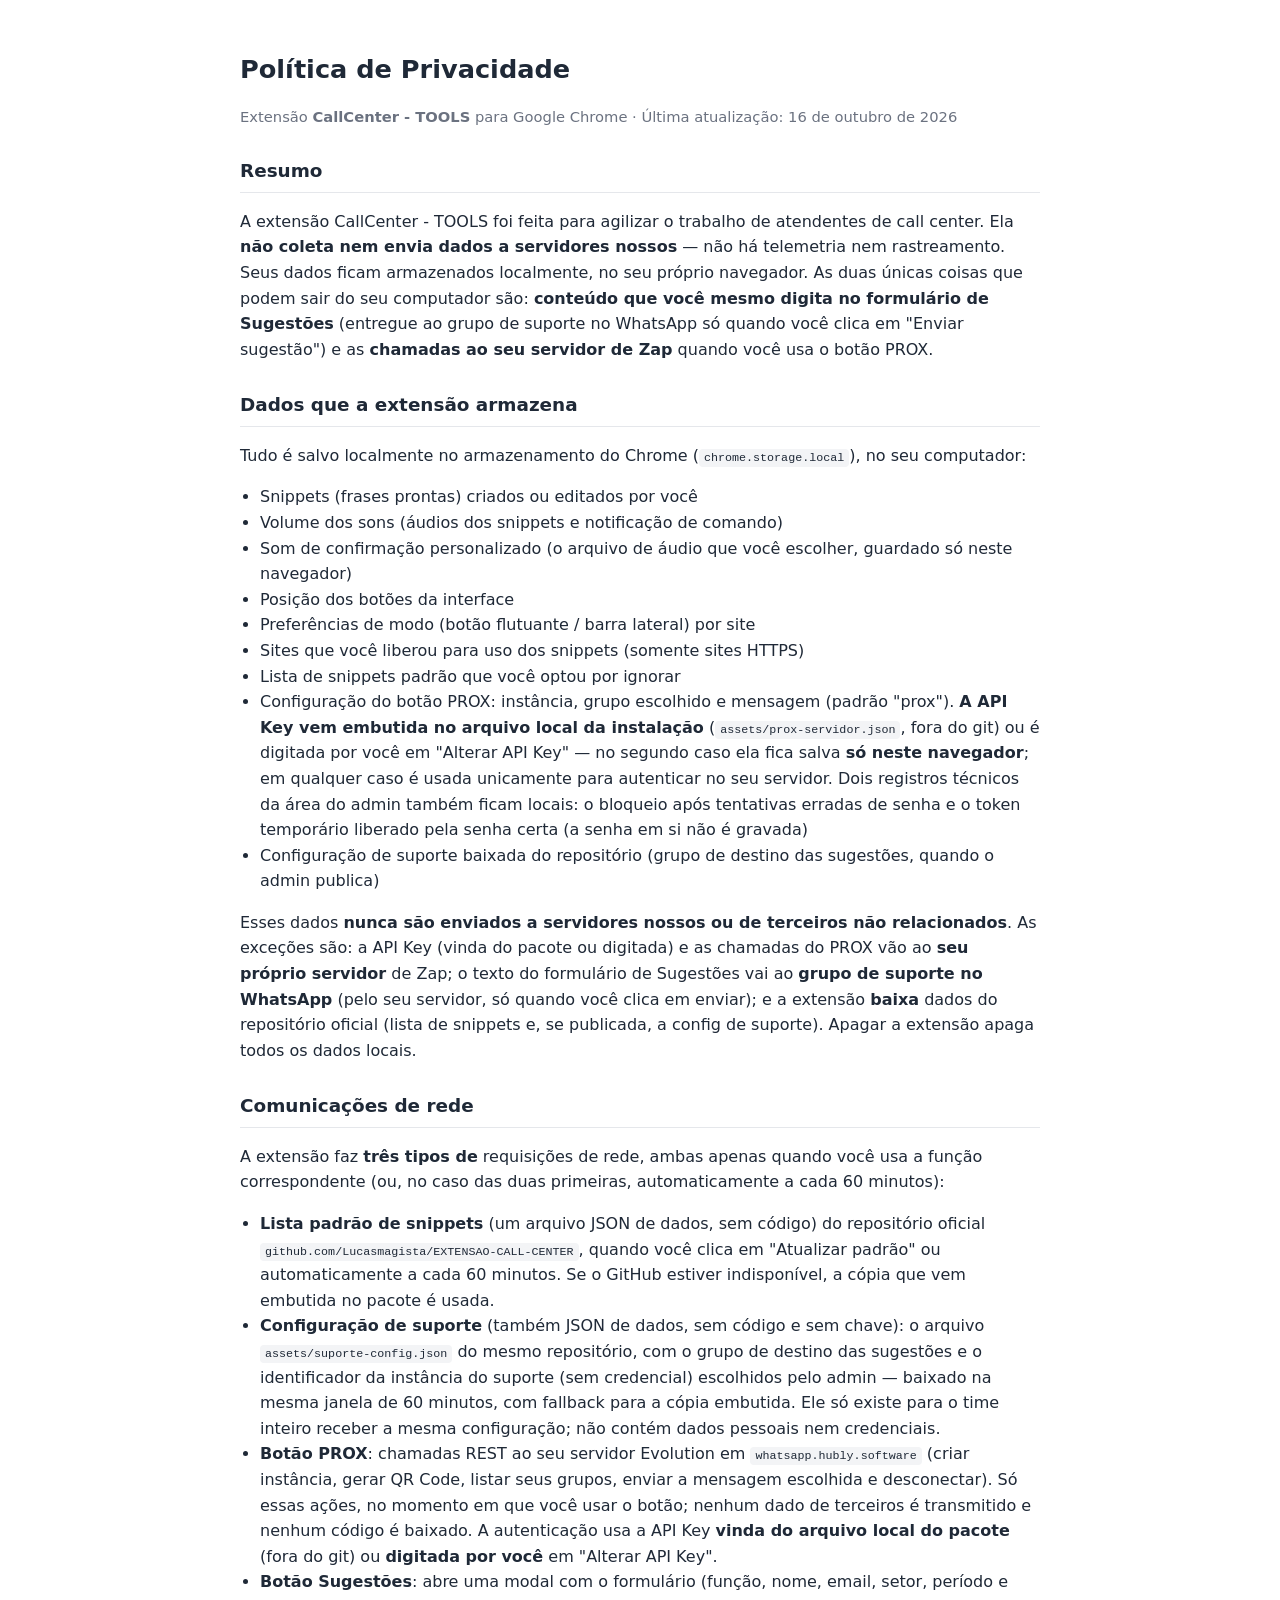
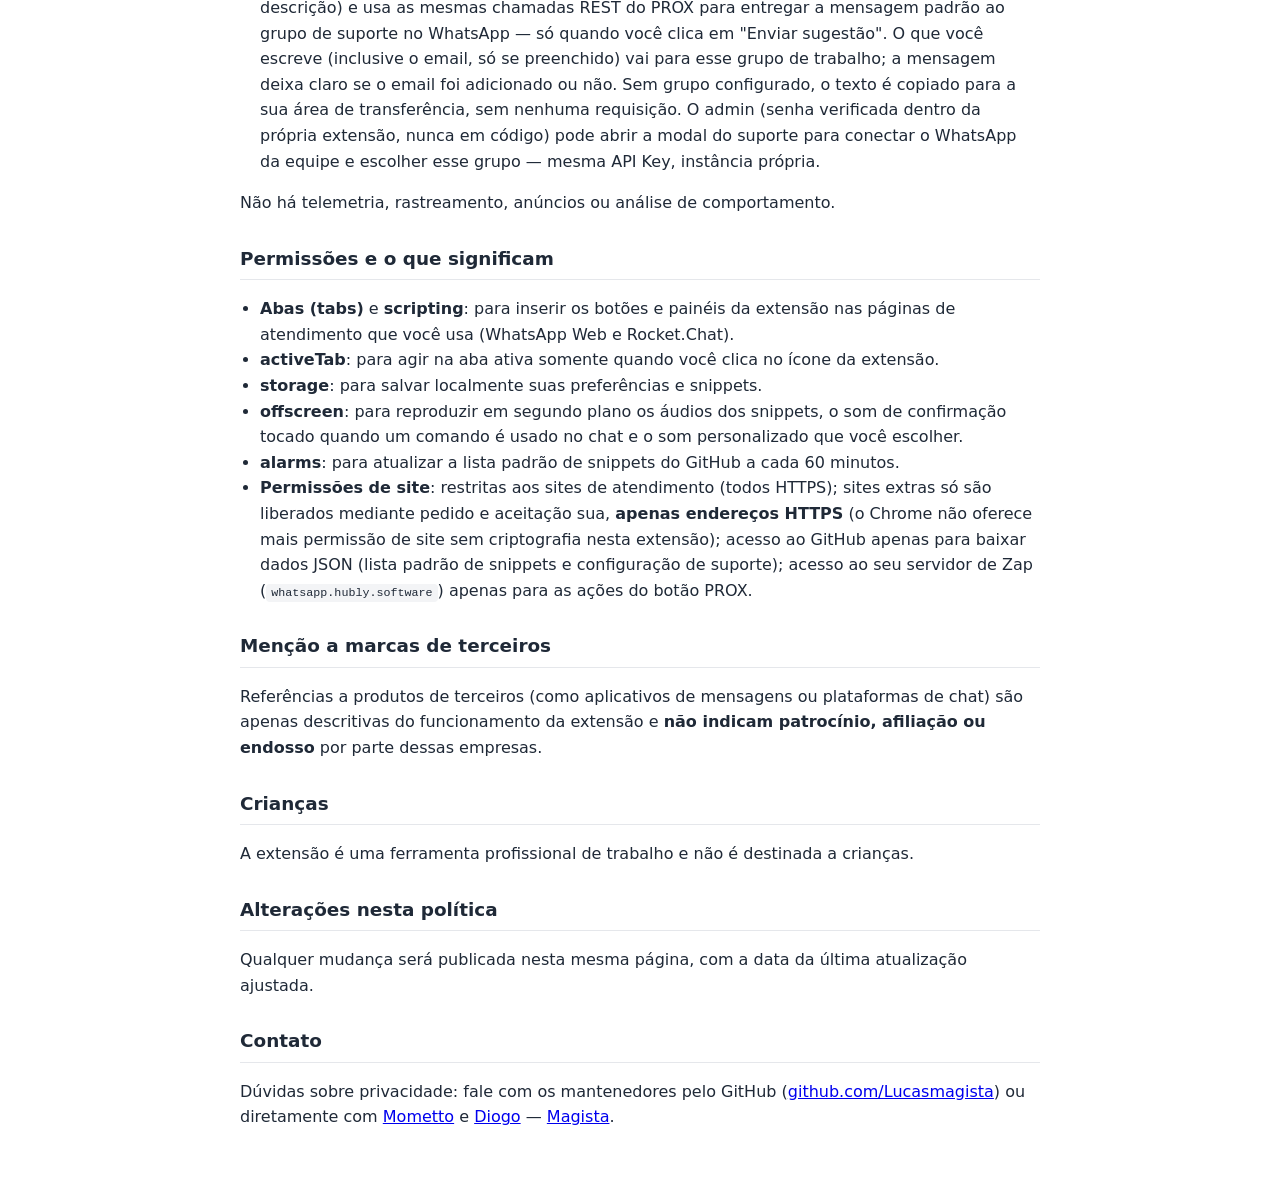
<file: privacidade.html>
<!DOCTYPE html>
<html lang="pt-BR">
<head>
<meta charset="UTF-8">
<meta name="viewport" content="width=device-width, initial-scale=1">
<title>Política de Privacidade — CallCenter Tools</title>
<style>
  body{font-family:system-ui,-apple-system,"Segoe UI",Arial,sans-serif;line-height:1.6;max-width:800px;margin:0 auto;padding:32px 20px;color:#1f2937;background:#fff}
  h1{font-size:1.6em;margin-bottom:4px}
  h2{font-size:1.15em;margin-top:28px;border-bottom:1px solid #e5e7eb;padding-bottom:6px}
  .muted{color:#6b7280;font-size:.92em}
  ul{padding-left:20px}
  code{background:#f3f4f6;padding:2px 5px;border-radius:4px;font-size:.9em}
</style>
</head>
<body>
  <h1>Política de Privacidade</h1>
  <p class="muted">Extensão <strong>CallCenter - TOOLS</strong> para Google Chrome · Última atualização: 16 de outubro de 2026</p>

  <h2>Resumo</h2>
  <p>A extensão CallCenter - TOOLS foi feita para agilizar o trabalho de atendentes de call center. Ela <strong>não coleta nem envia dados a servidores nossos</strong> — não há telemetria nem rastreamento. Seus dados ficam armazenados localmente, no seu próprio navegador. As duas únicas coisas que podem sair do seu computador são: <strong>conteúdo que você mesmo digita no formulário de Sugestões</strong> (entregue ao grupo de suporte no WhatsApp só quando você clica em "Enviar sugestão") e as <strong>chamadas ao seu servidor de Zap</strong> quando você usa o botão PROX.</p>

  <h2>Dados que a extensão armazena</h2>
  <p>Tudo é salvo localmente no armazenamento do Chrome (<code>chrome.storage.local</code>), no seu computador:</p>
  <ul>
    <li>Snippets (frases prontas) criados ou editados por você</li>
    <li>Volume dos sons (áudios dos snippets e notificação de comando)</li>
    <li>Som de confirmação personalizado (o arquivo de áudio que você escolher, guardado só neste navegador)</li>
    <li>Posição dos botões da interface</li>
    <li>Preferências de modo (botão flutuante / barra lateral) por site</li>
    <li>Sites que você liberou para uso dos snippets (somente sites HTTPS)</li>
    <li>Lista de snippets padrão que você optou por ignorar</li>
    <li>Configuração do botão PROX: instância, grupo escolhido e mensagem (padrão "prox"). <strong>A API Key vem embutida no arquivo local da instalação</strong> (<code>assets/prox-servidor.json</code>, fora do git) ou é digitada por você em "Alterar API Key" — no segundo caso ela fica salva <strong>só neste navegador</strong>; em qualquer caso é usada unicamente para autenticar no seu servidor. Dois registros técnicos da área do admin também ficam locais: o bloqueio após tentativas erradas de senha e o token temporário liberado pela senha certa (a senha em si não é gravada)</li>
    <li>Configuração de suporte baixada do repositório (grupo de destino das sugestões, quando o admin publica)</li>
  </ul>
    <p>Esses dados <strong>nunca são enviados a servidores nossos ou de terceiros não relacionados</strong>. As exceções são: a API Key (vinda do pacote ou digitada) e as chamadas do PROX vão ao <strong>seu próprio servidor</strong> de Zap; o texto do formulário de Sugestões vai ao <strong>grupo de suporte no WhatsApp</strong> (pelo seu servidor, só quando você clica em enviar); e a extensão <strong>baixa</strong> dados do repositório oficial (lista de snippets e, se publicada, a config de suporte). Apagar a extensão apaga todos os dados locais.</p>

  <h2>Comunicações de rede</h2>
  <p>A extensão faz <strong>três tipos de</strong> requisições de rede, ambas apenas quando você usa a função correspondente (ou, no caso das duas primeiras, automaticamente a cada 60 minutos):</p>
  <ul>
    <li><strong>Lista padrão de snippets</strong> (um arquivo JSON de dados, sem código) do repositório oficial <code>github.com/Lucasmagista/EXTENSAO-CALL-CENTER</code>, quando você clica em "Atualizar padrão" ou automaticamente a cada 60 minutos. Se o GitHub estiver indisponível, a cópia que vem embutida no pacote é usada.</li>
    <li><strong>Configuração de suporte</strong> (também JSON de dados, sem código e sem chave): o arquivo <code>assets/suporte-config.json</code> do mesmo repositório, com o grupo de destino das sugestões e o identificador da instância do suporte (sem credencial) escolhidos pelo admin — baixado na mesma janela de 60 minutos, com fallback para a cópia embutida. Ele só existe para o time inteiro receber a mesma configuração; não contém dados pessoais nem credenciais.</li>
      <li><strong>Botão PROX</strong>: chamadas REST ao seu servidor Evolution em <code>whatsapp.hubly.software</code> (criar instância, gerar QR Code, listar seus grupos, enviar a mensagem escolhida e desconectar). Só essas ações, no momento em que você usar o botão; nenhum dado de terceiros é transmitido e nenhum código é baixado. A autenticação usa a API Key <strong>vinda do arquivo local do pacote</strong> (fora do git) ou <strong>digitada por você</strong> em "Alterar API Key".</li>
    <li><strong>Botão Sugestões</strong>: abre uma modal com o formulário (função, nome, email, setor, período e descrição) e usa as mesmas chamadas REST do PROX para entregar a mensagem padrão ao grupo de suporte no WhatsApp — só quando você clica em "Enviar sugestão". O que você escreve (inclusive o email, só se preenchido) vai para esse grupo de trabalho; a mensagem deixa claro se o email foi adicionado ou não. Sem grupo configurado, o texto é copiado para a sua área de transferência, sem nenhuma requisição. O admin (senha verificada dentro da própria extensão, nunca em código) pode abrir a modal do suporte para conectar o WhatsApp da equipe e escolher esse grupo — mesma API Key, instância própria.</li>
  </ul>
  <p>Não há telemetria, rastreamento, anúncios ou análise de comportamento.</p>

  <h2>Permissões e o que significam</h2>
  <ul>
    <li><strong>Abas (tabs)</strong> e <strong>scripting</strong>: para inserir os botões e painéis da extensão nas páginas de atendimento que você usa (WhatsApp Web e Rocket.Chat).</li>
    <li><strong>activeTab</strong>: para agir na aba ativa somente quando você clica no ícone da extensão.</li>
    <li><strong>storage</strong>: para salvar localmente suas preferências e snippets.</li>
    <li><strong>offscreen</strong>: para reproduzir em segundo plano os áudios dos snippets, o som de confirmação tocado quando um comando é usado no chat e o som personalizado que você escolher.</li>
    <li><strong>alarms</strong>: para atualizar a lista padrão de snippets do GitHub a cada 60 minutos.</li>
    <li><strong>Permissões de site</strong>: restritas aos sites de atendimento (todos HTTPS); sites extras só são liberados mediante pedido e aceitação sua, <strong>apenas endereços HTTPS</strong> (o Chrome não oferece mais permissão de site sem criptografia nesta extensão); acesso ao GitHub apenas para baixar dados JSON (lista padrão de snippets e configuração de suporte); acesso ao seu servidor de Zap (<code>whatsapp.hubly.software</code>) apenas para as ações do botão PROX.</li>
  </ul>

  <h2>Menção a marcas de terceiros</h2>
  <p>Referências a produtos de terceiros (como aplicativos de mensagens ou plataformas de chat) são apenas descritivas do funcionamento da extensão e <strong>não indicam patrocínio, afiliação ou endosso</strong> por parte dessas empresas.</p>

  <h2>Crianças</h2>
  <p>A extensão é uma ferramenta profissional de trabalho e não é destinada a crianças.</p>

  <h2>Alterações nesta política</h2>
  <p>Qualquer mudança será publicada nesta mesma página, com a data da última atualização ajustada.</p>

  <h2>Contato</h2>
  <p>Dúvidas sobre privacidade: fale com os mantenedores pelo GitHub (<a href="https://github.com/Lucasmagista">github.com/Lucasmagista</a>) ou diretamente com <a href="https://github.com/lv777x">Mometto</a> e <a href="https://github.com/PaulaoMecanicas11">Diogo</a> — <a href="https://www.magista.dev/">Magista</a>.</p>
</body>
</html>
</file>
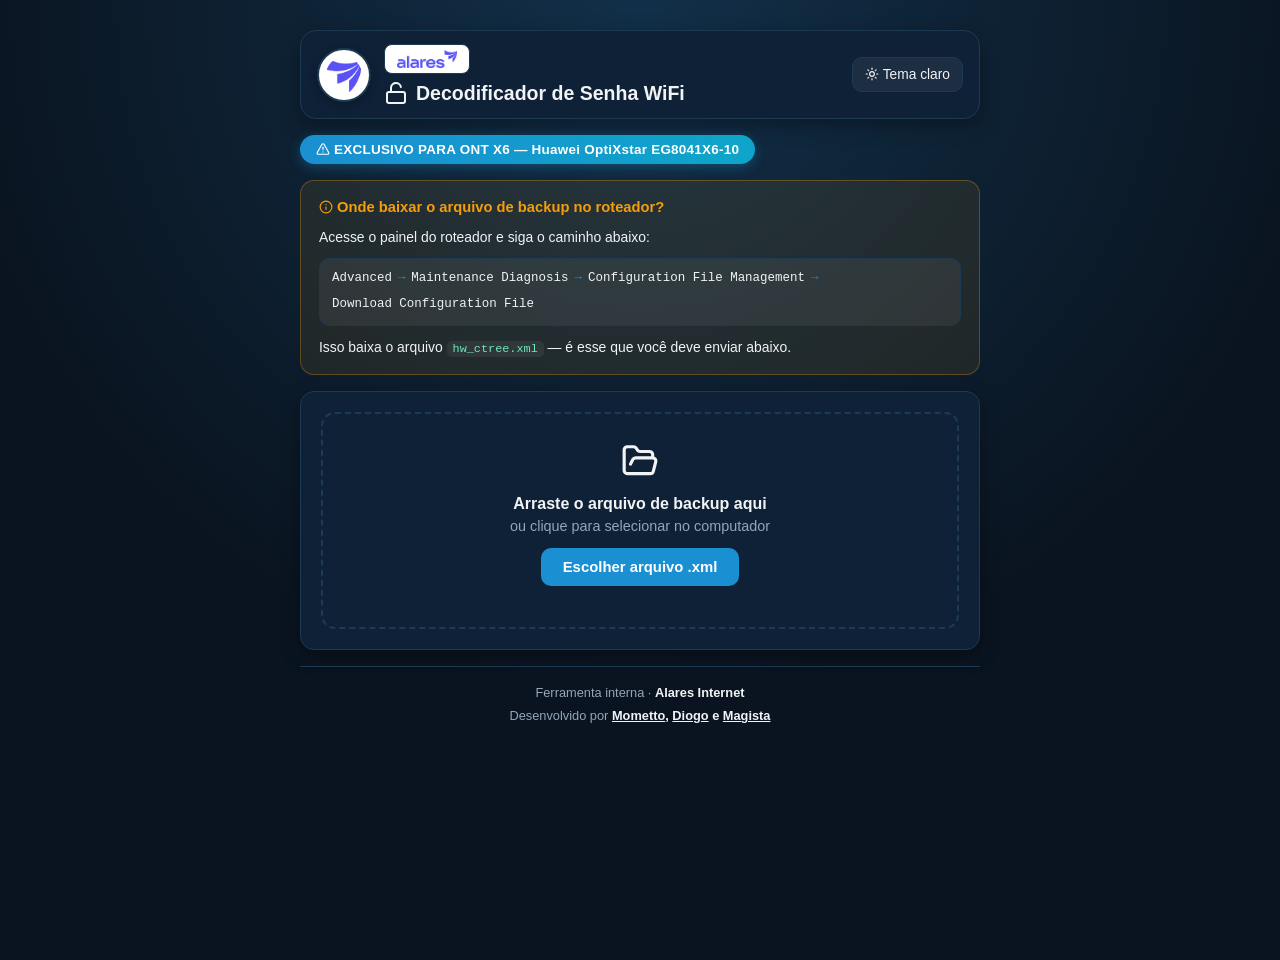
<file: SENHA WIFI X6.html>
<!DOCTYPE html>
<html lang="pt-BR">
<head>
<meta charset="UTF-8">
<meta name="viewport" content="width=device-width, initial-scale=1.0">
<title>Decodificador de Senha WiFi - Alares Internet</title>
<style>
  :root {
    --dx-fundo: #0a1420;
    --dx-cartao: #0f2137;
    --dx-acento: #1a8fd1;
    --dx-verde: #3fb84f;
    --dx-texto: #f1f3f5;
    --dx-suave: #93a5b8;
    --dx-borda: #1c3a52;
    --dx-mole: rgba(255,255,255,0.06);
    --dx-sombra: rgba(0,0,0,.35);
  }

  body.light {
    --dx-fundo: #eef2f6;
    --dx-cartao: #ffffff;
    --dx-acento: #126da6;
    --dx-verde: #247a38;
    --dx-texto: #111827;
    --dx-suave: #475569;
    --dx-borda: #c5d0db;
    --dx-mole: #e8eef4;
    --dx-sombra: rgba(15,23,42,.12);
    background: radial-gradient(circle at top, #ffffff 0%, #eef2f6 62%);
  }

  body {
    margin: 0;
    font-family: -apple-system, BlinkMacSystemFont, "Segoe UI", Roboto, Helvetica, Arial, sans-serif;
    color: var(--dx-texto);
    min-height: 100vh;
    padding: 30px 16px;
    background: radial-gradient(circle at top, #123049 0%, var(--dx-fundo) 60%);
  }

  .dx-wrap, .dx-wrap * { box-sizing: border-box; }
  .dx-wrap {
    max-width: 680px;
    width: 100%;
    margin: 0 auto;
    display: flex;
    flex-direction: column;
    gap: 16px;
  }

  @keyframes dx-sobe { from { opacity: 0; transform: translateY(10px); } to { opacity: 1; transform: translateY(0); } }
  @keyframes dx-girar { to { transform: rotate(360deg); } }

  /* Cabeçalho com marca */
  .dx-topo {
    display: flex;
    align-items: center;
    justify-content: space-between;
    gap: 14px;
    background: var(--dx-cartao);
    border: 1px solid var(--dx-borda);
    border-radius: 16px;
    padding: 13px 16px;
    box-shadow: 0 6px 20px var(--dx-sombra);
    animation: dx-sobe .35s ease-out both;
  }
  .dx-marca { display: flex; align-items: center; gap: 13px; min-width: 0; }
  .dx-icone {
    width: 54px;
    height: 54px;
    flex-shrink: 0;
    object-fit: contain;
    background: #ffffff;
    border: 2px solid var(--dx-borda);
    border-radius: 50%;
    padding: 7px;
    box-shadow: 0 2px 8px rgba(0,0,0,.25);
  }
  .dx-texto-marca { min-width: 0; }
  .dx-logo {
    display: block;
    height: 30px;
    width: auto;
    background: #ffffff;
    border: 1px solid var(--dx-borda);
    border-radius: 8px;
    padding: 5px 12px;
    margin-bottom: 7px;
  }
  .dx-texto-marca h1 {
    font-size: 1.22rem;
    margin: 0;
    line-height: 1.25;
    display: flex;
    align-items: center;
    gap: 8px;
  }
  .dx-tema {
    flex-shrink: 0;
    background: var(--dx-mole);
    color: var(--dx-texto);
    border: 1px solid var(--dx-borda);
    border-radius: 10px;
    padding: 9px 12px;
    font-size: 0.86rem;
    cursor: pointer;
    white-space: nowrap;
    transition: border-color .15s;
  }
  .dx-tema:hover { border-color: var(--dx-acento); }

  /* Selo X6 */
  .dx-selo {
    align-self: flex-start;
    background: linear-gradient(90deg, var(--dx-acento), #0ea5c9);
    color: #fff;
    font-weight: 700;
    font-size: 0.84rem;
    letter-spacing: 0.02em;
    padding: 7px 16px;
    border-radius: 999px;
    box-shadow: 0 3px 12px rgba(26,143,209,.35);
    animation: dx-sobe .35s ease-out .05s both;
  }

  /* Instruções */
  .dx-como {
    background: rgba(245,158,11,.09);
    border: 1px solid rgba(245,158,11,.3);
    border-radius: 14px;
    padding: 15px 18px;
    font-size: 0.87rem;
    line-height: 1.6;
    color: var(--dx-texto);
    animation: dx-sobe .35s ease-out .1s both;
  }
  .dx-como strong { display: block; color: #f59e0b; font-size: 0.92rem; margin-bottom: 6px; }
  .dx-caminho {
    display: flex;
    flex-wrap: wrap;
    align-items: center;
    gap: 6px;
    background: var(--dx-mole);
    border: 1px solid var(--dx-borda);
    border-radius: 10px;
    padding: 10px 12px;
    margin: 10px 0;
    font-family: Consolas, "SF Mono", monospace;
    font-size: 0.78rem;
  }
  .dx-caminho .dx-seta { color: var(--dx-acento); font-weight: 700; }
  .dx-como code {
    background: var(--dx-mole);
    color: #6ee7b7;
    padding: 1px 6px;
    border-radius: 5px;
    font-size: 0.85em;
    font-family: Consolas, "SF Mono", monospace;
  }

  /* Cartão / dropzone */
  .dx-cartao {
    background: var(--dx-cartao);
    border: 1px solid var(--dx-borda);
    border-radius: 14px;
    padding: 20px;
    box-shadow: 0 6px 20px var(--dx-sombra);
    animation: dx-sobe .35s ease-out .15s both;
  }
  .dx-zona {
    border: 2px dashed var(--dx-borda);
    border-radius: 14px;
    padding: 28px 18px;
    text-align: center;
    cursor: pointer;
    display: flex;
    flex-direction: column;
    align-items: center;
    gap: 5px;
    transition: border-color .15s, background .15s;
  }
  .dx-zona:hover { border-color: var(--dx-acento); }
  .dx-zona.dx-arraste { border-color: var(--dx-verde); background: rgba(63,184,79,.08); }
  .dx-icone-arquivo { font-size: 2.3rem; line-height: 1.2; }
  .dx-zona p { margin: 0; color: var(--dx-suave); font-size: 0.9rem; }
  .dx-zona p.dx-forte { color: var(--dx-texto); font-weight: 600; font-size: 1rem; }
  #dx-arquivo-entrada { display: none; }
  .dx-botao {
    margin-top: 9px;
    background: var(--dx-acento);
    color: #fff;
    border: 0;
    padding: 11px 22px;
    border-radius: 10px;
    font-size: 0.93rem;
    font-weight: 600;
    cursor: pointer;
    transition: background .15s, transform .15s;
  }
  .dx-botao:hover { background: var(--dx-verde); transform: translateY(-1px); }
  .dx-botao:active { transform: translateY(0); }
  .dx-nome-arquivo { font-size: 0.84rem; color: var(--dx-suave); margin-top: 8px; word-break: break-all; }

  /* Carregando / status */
  .dx-carregando {
    display: none;
    align-items: center;
    justify-content: center;
    gap: 10px;
    margin-top: 14px;
    color: var(--dx-suave);
    font-size: 0.88rem;
    font-weight: 600;
  }
  .dx-carregando.dx-visivel { display: flex; }
  .dx-espinha {
    width: 18px;
    height: 18px;
    border: 3px solid var(--dx-borda);
    border-top-color: var(--dx-acento);
    border-radius: 50%;
    animation: dx-girar .7s linear infinite;
  }
  .dx-status { display: none; margin-top: 13px; padding: 10px 13px; border-radius: 10px; font-size: 0.86rem; line-height: 1.5; }
  .dx-status.dx-erro { display: block; background: rgba(220,53,69,.1); border: 1px solid rgba(220,53,69,.35); color: #ff98a1; }
  .dx-status.dx-ok { display: block; background: rgba(63,184,79,.1); border: 1px solid rgba(63,184,79,.35); color: #6ee7b7; }

  /* Resultado */
  .dx-resultado { padding: 0; overflow: hidden; animation: dx-sobe .3s ease-out both; }
  .dx-resultado-cab {
    display: flex;
    align-items: center;
    justify-content: space-between;
    gap: 10px;
    padding: 13px 18px;
    background: var(--dx-mole);
    border-bottom: 1px solid var(--dx-borda);
  }
  .dx-resultado-cab h3 { margin: 0; font-size: 0.95rem; display: flex; align-items: center; gap: 8px; }
  .dx-arquivo-selo {
    font-size: 0.74rem;
    background: rgba(63,184,79,.15);
    color: var(--dx-verde);
    border: 1px solid rgba(63,184,79,.3);
    padding: 4px 10px;
    border-radius: 999px;
    max-width: 48%;
    overflow: hidden;
    text-overflow: ellipsis;
    white-space: nowrap;
  }
  .dx-tabela { width: 100%; border-collapse: collapse; }
  .dx-tabela th, .dx-tabela td { text-align: left; padding: 11px 18px; font-size: 0.9rem; border-bottom: 1px solid var(--dx-borda); overflow-wrap: anywhere; }
  .dx-tabela th { color: var(--dx-suave); font-weight: 600; font-size: 0.76rem; text-transform: uppercase; letter-spacing: 0.05em; }
  .dx-tabela tbody tr:last-child td { border-bottom: 0; }
  .dx-tabela .dx-acao { text-align: right; }
  .dx-senha { font-family: Consolas, "SF Mono", monospace; color: #6ee7b7; font-weight: 600; user-select: all; word-break: break-all; }
  .dx-copiar {
    border: 1px solid var(--dx-borda);
    background: var(--dx-acento);
    color: #fff;
    border-radius: 8px;
    padding: 7px 12px;
    cursor: pointer;
    font-size: 0.78rem;
    font-weight: 600;
    white-space: nowrap;
    transition: background .15s, transform .15s;
  }
  .dx-copiar:hover { background: var(--dx-verde); transform: translateY(-1px); }
  .dx-copiar:active { transform: translateY(0); }

  /* Rodapé */
  .dx-rodape { text-align: center; color: var(--dx-suave); font-size: 0.8rem; line-height: 1.8; padding-top: 14px; border-top: 1px solid var(--dx-borda); animation: dx-sobe .4s ease-out .2s both; }
  .dx-rodape strong { color: var(--dx-texto); }
  .dx-rodape a { color: inherit; }

  /* Tema claro */
  body.light .dx-como strong { color: #b45309; }
  body.light .dx-como code { color: #08703d; }
  body.light .dx-senha { color: #08703d; }
  body.light .dx-status.dx-erro { background: #fef2f2; border-color: #fecdca; color: #b42318; }
  body.light .dx-status.dx-ok { background: #ecfdf3; border-color: #abefc6; color: #027a48; }
  body.light .dx-cartao, body.light .dx-topo { box-shadow: 0 4px 14px rgba(15,23,42,.08); }

  /* Barra de rolagem apenas dentro da modal injetada */
  #cc-senha-wifi-corpo::-webkit-scrollbar { width: 9px; height: 9px; }
  #cc-senha-wifi-corpo::-webkit-scrollbar-track { background: transparent; }
  #cc-senha-wifi-corpo::-webkit-scrollbar-thumb { background: #334155; border-radius: 6px; }
  #cc-senha-wifi-corpo::-webkit-scrollbar-thumb:hover { background: #475569; }

  @media (max-width: 560px) {
    body { padding: 16px 10px; }
    .dx-icone { width: 46px; height: 46px; padding: 6px; }
    .dx-logo { height: 24px; padding: 4px 10px; }
    .dx-texto-marca h1 { font-size: 1.02rem; }
    .dx-tema { font-size: 0.76rem; padding: 7px 9px; }
    .dx-cartao { padding: 15px; }
    .dx-tabela th, .dx-tabela td { padding: 9px 11px; }
    .dx-caminho { font-size: 0.72rem; }
  }
</style>
</head>
<body>
<div class="dx-wrap">
  <header class="dx-topo">
    <div class="dx-marca">
      <img class="dx-icone" src="[data-uri]" alt="Alares">
      <div class="dx-texto-marca">
        <img class="dx-logo" src="[data-uri]" alt="Alares Internet">
        <h1><svg width="24" height="24" viewBox="0 0 24 24" fill="none" stroke="currentColor" stroke-width="2" stroke-linecap="round" stroke-linejoin="round" style="vertical-align:-4px" aria-hidden="true"><rect width="18" height="11" x="3" y="11" rx="2" ry="2"/><path d="M7 11V7a5 5 0 0 1 9.9-1"/></svg> Decodificador de Senha WiFi</h1>
      </div>
    </div>
    <button class="dx-tema" id="dx-tema" type="button"><svg width="14" height="14" viewBox="0 0 24 24" fill="none" stroke="currentColor" stroke-width="2" stroke-linecap="round" stroke-linejoin="round" style="vertical-align:-2px" aria-hidden="true"><path d="M12 3a6 6 0 0 0 9 9 9 9 0 1 1-9-9Z"/></svg> Tema escuro</button>
  </header>

  <div class="dx-selo"><svg width="14" height="14" viewBox="0 0 24 24" fill="none" stroke="currentColor" stroke-width="2" stroke-linecap="round" stroke-linejoin="round" style="vertical-align:-2px" aria-hidden="true"><path d="m21.73 18-8-14a2 2 0 0 0-3.48 0l-8 14A2 2 0 0 0 4 21h16a2 2 0 0 0 1.73-3"/><path d="M12 9v4"/><path d="M12 17h.01"/></svg> EXCLUSIVO PARA ONT X6 — Huawei OptiXstar EG8041X6-10</div>

  <section class="dx-como">
    <strong><svg width="14" height="14" viewBox="0 0 24 24" fill="none" stroke="currentColor" stroke-width="2" stroke-linecap="round" stroke-linejoin="round" style="vertical-align:-2px" aria-hidden="true"><circle cx="12" cy="12" r="10"/><path d="M12 16v-4"/><path d="M12 8h.01"/></svg> Onde baixar o arquivo de backup no roteador?</strong>
    Acesse o painel do roteador e siga o caminho abaixo:
    <div class="dx-caminho">
      <span>Advanced</span><span class="dx-seta">→</span><span>Maintenance Diagnosis</span><span class="dx-seta">→</span><span>Configuration File Management</span><span class="dx-seta">→</span><span>Download Configuration File</span>
    </div>
    Isso baixa o arquivo <code>hw_ctree.xml</code> — é esse que você deve enviar abaixo.
  </section>

  <section class="dx-cartao">
    <div class="dx-zona" id="dx-zona">
      <div class="dx-icone-arquivo"><svg width="38" height="38" viewBox="0 0 24 24" fill="none" stroke="currentColor" stroke-width="2" stroke-linecap="round" stroke-linejoin="round" aria-hidden="true"><path d="m6 14 1.45-2.9A2 2 0 0 1 9.24 10H20a2 2 0 0 1 1.94 2.5l-1.55 6a2 2 0 0 1-1.94 1.5H4a2 2 0 0 1-2-2V5a2 2 0 0 1 2-2h3.9a2 2 0 0 1 1.69.9l.81 1.2a2 2 0 0 0 1.67.9H18a2 2 0 0 1 2 2v2"/></svg></div>
      <p class="dx-forte">Arraste o arquivo de backup aqui</p>
      <p>ou clique para selecionar no computador</p>
      <button class="dx-botao" id="dx-escolher" type="button">Escolher arquivo .xml</button>
      <input type="file" id="dx-arquivo-entrada" accept=".xml">
      <div class="dx-nome-arquivo" id="dx-nome-arquivo"></div>
    </div>
    <div class="dx-carregando" id="dx-carregando"><span class="dx-espinha"></span> Decodificando senhas, aguarde...</div>
    <div class="dx-status" id="dx-status"></div>
  </section>

  <section class="dx-cartao dx-resultado" id="dx-resultado" style="display:none">
    <div class="dx-resultado-cab">
      <h3><svg width="16" height="16" viewBox="0 0 24 24" fill="none" stroke="currentColor" stroke-width="2" stroke-linecap="round" stroke-linejoin="round" style="vertical-align:-3px" aria-hidden="true"><circle cx="12" cy="12" r="10"/><path d="m9 12 2 2 4-4"/></svg> Senhas decodificadas</h3>
      <span class="dx-arquivo-selo" id="dx-arquivo-selo"></span>
    </div>
    <table class="dx-tabela">
      <thead>
        <tr><th>Rede (SSID)</th><th>Senha</th><th class="dx-acao">Ação</th></tr>
      </thead>
      <tbody id="dx-corpo-tabela"></tbody>
    </table>
  </section>

  <footer class="dx-rodape">
    Ferramenta interna &middot; <strong>Alares Internet</strong><br>
    Desenvolvido por <strong><a href="https://github.com/lv777x" target="_blank" rel="noopener noreferrer">Mometto</a>, <a href="https://github.com/PaulaoMecanicas11" target="_blank" rel="noopener noreferrer">Diogo</a> e <a href="https://www.magista.dev/" target="_blank" rel="noopener noreferrer">Magista</a></strong>
  </footer>
</div>
<script src="senha-wifi-x6.js"></script>
</body>
</html>
</file>
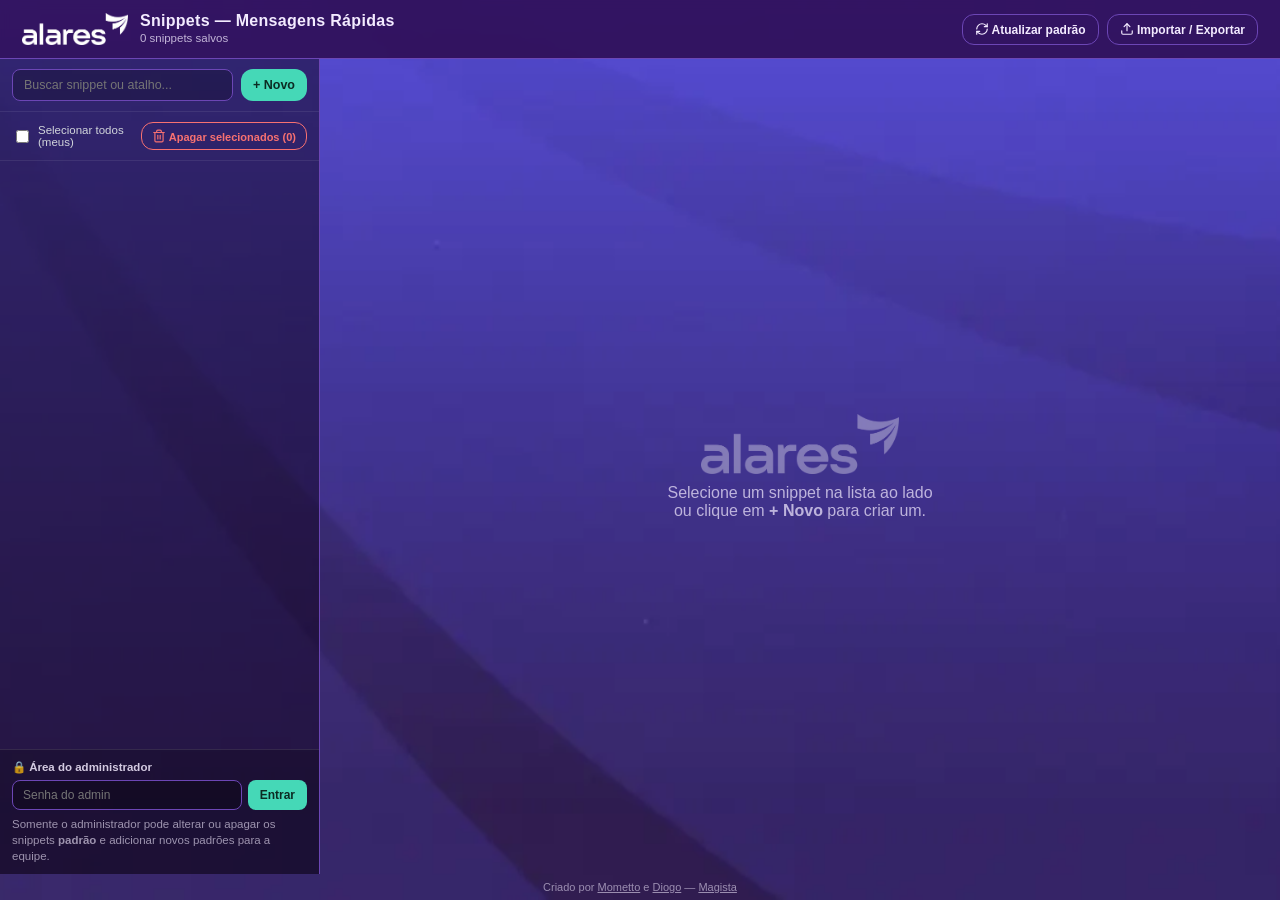
<file: snippets.html>
<!DOCTYPE html>
<html lang="pt-BR">
<head>
<meta charset="UTF-8">
<title>Snippets — Call Center Tools</title>
<link rel="stylesheet" href="styles.css">
<style>
  html, body{ height:100%; }
  body{
    margin:0;
    display:flex;
    flex-direction:column;
    overflow:hidden;
    background: url('assets/background.webp') center center / cover no-repeat fixed, var(--bg1);
    font-family:"Segoe UI", Arial, sans-serif;
    color:var(--text);
  }
  header{
    flex-shrink:0;
    display:flex;
    align-items:center;
    justify-content:space-between;
    gap:12px;
    padding:12px 22px;
    background: rgba(45,11,78,0.85);
    border-bottom:1px solid var(--border);
    backdrop-filter: blur(4px);
  }
  header .brand{ display:flex; align-items:center; gap:12px; min-width:0; }
  header .brand img{ height:32px; }
  header h1{ font-size:16px; margin:0; font-weight:600; letter-spacing:.3px; white-space:nowrap; }
  header .contagem{ font-size:11.5px; opacity:.75; margin-top:2px; }
  .header-acoes{ display:flex; gap:8px; flex-wrap:wrap; justify-content:flex-end; }
  .botao-header{
    background:transparent;
    color:var(--text);
    border:1px solid var(--border);
    border-radius:var(--raio);
    padding:7px 12px;
    font-size:12px;
    font-weight:600;
    cursor:pointer;
    transition: all .15s ease;
    white-space:nowrap;
  }
  .botao-header:hover{ background:var(--accent); color:#08281f; border-color:var(--accent); }

  main{
    flex:1;
    display:flex;
    min-height:0;
  }

  /* ===== Sidebar (lista) ===== */
  #sidebar{
    width:320px;
    min-width:250px;
    max-width:42%;
    background: rgba(20,6,38,0.55);
    border-right:1px solid var(--border);
    display:flex;
    flex-direction:column;
    min-height:0;
  }
  #sidebar .toolbar{
    padding:10px 12px;
    display:flex;
    gap:8px;
    border-bottom:1px solid rgba(255,255,255,0.08);
  }
  #busca{
    flex:1;
    min-width:0;
    background:rgba(0,0,0,0.25);
    border:1px solid var(--border);
    border-radius:var(--raio-pequeno);
    padding:8px 11px;
    color:#fff;
    font-size:12.5px;
    outline:none;
  }
  #busca:focus{ border-color:var(--accent); }
  #btnNovo{
    background:var(--btn);
    color:#0c2b23;
    border:none;
    border-radius:var(--raio);
    padding:8px 12px;
    font-weight:700;
    font-size:12.5px;
    cursor:pointer;
    white-space:nowrap;
    transition: background .15s ease;
  }
  #btnNovo:hover{ background:var(--btn-hover); color:#fff; }

  #lista{
    flex:1;
    overflow-y:auto;
    min-height:0;
    padding:4px 0;
  }
  .item{
    display:flex;
    align-items:flex-start;
    gap:9px;
    padding:10px 14px;
    cursor:pointer;
    border-bottom:1px solid rgba(255,255,255,0.06);
    transition: background .12s ease;
  }
  .item .chk-item{ margin-top:3px; flex-shrink:0; cursor:pointer; }
  .item .chk-item:disabled{ cursor:not-allowed; opacity:.4; }
  .item .item-textos{ display:flex; flex-direction:column; gap:2px; min-width:0; flex:1; }
  .item:hover{ background:rgba(255,255,255,0.06); }
  .item.ativo{ background:var(--accent); }
  .item.ativo .item-shortcut{ color:#08281f; }
  .item.ativo .item-preview{ color:#0c2b23; }
  .item-shortcut{ font-size:12.5px; font-weight:700; color:var(--purple); }
  .tag-padrao{ display:inline-block; margin-left:6px; padding:1px 6px; border-radius:8px; font-size:9.5px; font-weight:600; color:var(--accent); border:1px solid var(--accent); vertical-align:middle; }
  .tag-local{ display:inline-block; margin-left:6px; padding:1px 6px; border-radius:8px; font-size:9.5px; font-weight:600; color:#fbbf24; border:1px solid #fbbf24; vertical-align:middle; }
  .tag-novo{ display:inline-block; margin-left:6px; padding:1px 6px; border-radius:8px; font-size:9.5px; font-weight:700; color:#f472b6; border:1px solid #f472b6; vertical-align:middle; }
  .item.ativo .tag-padrao{ color:#08281f; border-color:#08281f; }
  .item.ativo .tag-local{ color:#6b4a00; border-color:#6b4a00; background:#fde68a; }
  .item.ativo .tag-novo{ color:#831843; border-color:#831843; background:#fbcfe8; }
  #statusSync{ font-size:10.5px; opacity:.6; margin-top:2px; }
  .item-preview{ font-size:11.5px; color:#d1d5db; overflow:hidden; text-overflow:ellipsis; white-space:nowrap; }

  .toolbar-selecao{
    justify-content:space-between;
    align-items:center;
    padding-top:8px;
    padding-bottom:8px;
  }
  .chk-todos-label{
    display:flex;
    align-items:center;
    gap:6px;
    font-size:11.5px;
    color:#d1d5db;
    cursor:pointer;
    user-select:none;
  }
  .chk-todos-label input{ cursor:pointer; }
  #btnApagarSelecionados{
    background:transparent;
    color:var(--danger);
    border:1px solid var(--danger);
    border-radius:var(--raio);
    padding:6px 10px;
    font-size:11px;
    font-weight:700;
    cursor:pointer;
    white-space:nowrap;
    transition: all .15s ease;
  }
  #btnApagarSelecionados:disabled{
    opacity:.35;
    cursor:not-allowed;
  }
  #btnApagarSelecionados:not(:disabled):hover{
    background:var(--danger);
    color:#2d0b4e;
  }

  #vazio{
    padding:32px 18px;
    text-align:center;
    font-size:12.5px;
    color:#c9bce6;
    opacity:.8;
  }

  /* ===== Área do administrador (rodapé da lista) ===== */
  #admin-box{
    flex-shrink:0;
    border-top:1px solid rgba(255,255,255,0.1);
    padding:10px 12px;
    background:rgba(0,0,0,0.22);
    font-size:11.5px;
  }
  #admin-titulo{ font-weight:700; opacity:.85; margin-bottom:6px; }
  #admin-linha{ display:flex; gap:6px; }
  #admin-senha{
    flex:1;
    min-width:0;
    background:rgba(0,0,0,0.3);
    border:1px solid var(--border);
    border-radius:var(--raio-pequeno);
    padding:7px 10px;
    color:#fff;
    font-size:12px;
    outline:none;
  }
  #admin-senha:focus{ border-color:var(--accent); }
  #admin-entrar{
    background:var(--btn);
    color:#0c2b23;
    border:none;
    border-radius:var(--raio-pequeno);
    padding:7px 12px;
    font-weight:700;
    font-size:12px;
    cursor:pointer;
  }
  #admin-entrar:hover{ background:var(--btn-hover); color:#fff; }
  #admin-sair{
    display:none;
    width:100%;
    margin-bottom:8px;
    padding:6px 10px;
    background:transparent;
    border:1px solid var(--border);
    border-radius:var(--raio-pequeno);
    color:#f87171;
    font-weight:700;
    font-size:11.5px;
    cursor:pointer;
  }
  #admin-sair:hover{ background:rgba(248,113,113,.12); border-color:#f87171; }
  #admin-sair.visivel{ display:block; }
  #admin-status{ margin-top:6px; line-height:1.4; }
  #admin-status.ok{ color:var(--accent); }
  #admin-status.erro{ color:#f87171; }
  #admin-dica{ opacity:.6; margin-top:4px; line-height:1.4; }

  /* ===== Editor ===== */
  #editor{
    flex:1;
    min-width:0;
    padding:20px 26px;
    overflow-y:auto;
  }
  #editor-vazio{
    height:100%;
    display:flex;
    flex-direction:column;
    align-items:center;
    justify-content:center;
    text-align:center;
    opacity:.7;
    gap:10px;
  }
  #editor-vazio img{ height:60px; opacity:.5; }

  .campo{ margin-bottom:14px; max-width:640px; }
  .campo label{
    display:block;
    font-size:11.5px;
    text-transform:uppercase;
    letter-spacing:.5px;
    color:var(--purple);
    margin-bottom:5px;
    font-weight:700;
  }
  .campo input, .campo textarea{
    width:100%;
    background:rgba(0,0,0,0.25);
    border:1px solid var(--border);
    border-radius:var(--raio-pequeno);
    padding:10px 13px;
    color:#fff;
    font-size:13.5px;
    outline:none;
    font-family:inherit;
    transition: border-color .15s ease;
  }
  .campo input:focus, .campo textarea:focus{ border-color:var(--accent); }
  .campo input:disabled, .campo textarea:disabled{ opacity:.55; cursor:not-allowed; }
  .campo textarea{ min-height:170px; resize:vertical; line-height:1.5; }
  .linha-audio{ display:flex; gap:8px; }
  .linha-audio select{
    flex:1;
    min-width:0;
    background:rgba(0,0,0,0.25);
    border:1px solid var(--border);
    border-radius:var(--raio-pequeno);
    padding:10px 13px;
    color:#fff;
    font-size:13.5px;
    outline:none;
    font-family:inherit;
  }
  .linha-audio select:disabled{ opacity:.55; cursor:not-allowed; }
  .linha-audio select option{ background:#29154f; color:#fff; }
  #btnTestarAudio{
    background:transparent;
    color:var(--text);
    border:1px solid var(--border);
    border-radius:var(--raio-pequeno);
    padding:0 14px;
    font-size:12.5px;
    font-weight:700;
    cursor:pointer;
    transition: all .15s ease;
  }
  #btnTestarAudio:hover{ background:var(--accent); color:#08281f; border-color:var(--accent); }
  .dica{ font-size:11px; color:#c9bce6; margin-top:5px; opacity:.8; }

  .acoes{ display:flex; gap:10px; margin-top:18px; max-width:640px; flex-wrap:wrap; }
  .acoes button{
    padding:10px 18px;
    border-radius:var(--raio);
    font-size:13.5px;
    font-weight:700;
    cursor:pointer;
    border:1px solid transparent;
    transition: all .15s ease;
  }
  #btnSalvar{ background:var(--accent); color:#08281f; }
  #btnSalvar:hover{ filter:brightness(1.1); }
  #btnSalvar:disabled{ opacity:.45; cursor:not-allowed; filter:none; }
  #btnExcluir{ background:transparent; color:var(--danger); border-color:var(--danger); }
  #btnExcluir:hover{ background:var(--danger); color:#2d0b4e; }
  #btnExcluir:disabled{ opacity:.4; cursor:not-allowed; background:transparent; color:var(--danger); }

  #msgSalvo{
    display:inline-flex;
    align-items:center;
    font-size:13px;
    color:var(--accent);
    opacity:0;
    transition:opacity .2s ease;
  }

  #avisoPadrao{ margin-bottom:12px; padding:8px 10px; border-radius:var(--raio-pequeno); font-size:12px; line-height:1.45; border:1px solid var(--accent); opacity:.95; }
  #avisoLocal{ margin-bottom:12px; padding:8px 10px; border-radius:var(--raio-pequeno); font-size:12px; line-height:1.45; border:1px solid #fbbf24; color:#fde68a; }
  #avisoLocal a{ color:#fff; }

  /* ===== Modal Importar/Exportar ===== */
  .modal-fundo{
    position:fixed;
    inset:0;
    background:rgba(10,2,20,0.72);
    display:flex;
    align-items:center;
    justify-content:center;
    z-index:60;
    backdrop-filter:blur(3px);
    padding:16px;
  }
  .modal-caixa{
    background:#1d0f38;
    border:1px solid var(--border);
    border-radius:12px;
    padding:20px 22px;
    width:min(470px, 94vw);
    max-height:90vh;
    overflow-y:auto;
    box-shadow:0 18px 50px rgba(0,0,0,.55);
  }
  .modal-caixa h2{ margin:0 0 8px; font-size:15.5px; }
  .modal-dica{ font-size:12px; opacity:.85; line-height:1.55; margin:0 0 14px; }
  .modal-botoes{ display:flex; flex-direction:column; gap:9px; }
  .modal-botoes button{
    background:transparent;
    color:var(--text);
    border:1px solid var(--border);
    border-radius:var(--raio);
    padding:11px 14px;
    font-size:13px;
    font-weight:700;
    cursor:pointer;
    text-align:left;
    transition: all .15s ease;
  }
  .modal-botoes button:hover{ background:var(--accent); color:#08281f; border-color:var(--accent); }
  .modal-botoes .sub{ display:block; font-weight:400; font-size:11px; opacity:.75; margin-top:2px; }
  .modal-fechar{ margin-top:14px; text-align:right; }
  .modal-fechar button{
    background:transparent;
    color:var(--text);
    border:1px solid var(--border);
    border-radius:var(--raio);
    padding:8px 16px;
    font-size:12.5px;
    font-weight:700;
    cursor:pointer;
  }
  .modal-fechar button:hover{ border-color:var(--danger); color:var(--danger); }

  footer{
    flex-shrink:0;
    text-align:center;
    font-size:11px;
    opacity:.55;
    padding:7px 10px;
  }
  footer a{ color:inherit; }

  ::-webkit-scrollbar{ width:8px; }
  ::-webkit-scrollbar-thumb{ background:var(--border); border-radius:4px; }

  /* Animações de ícone (mesmas do site: bounce no hover, pulse, fade de entrada) */
  @keyframes cc-ico-pulse{0%,100%{opacity:1}50%{opacity:.4}}
  @keyframes cc-ico-bounce{0%,100%{transform:translateY(0)}50%{transform:translateY(-2px)}}
  @keyframes cc-ent{from{opacity:0;transform:translateY(4px)}to{opacity:1;transform:none}}
  button svg, .botao-header svg{ transition:transform .16s ease; }
  button:hover svg, .botao-header:hover svg{ transform:scale(1.18) translateY(-1px); animation:cc-ico-bounce .5s ease infinite; }
  #msgSalvo:not(.oculto) svg{ animation:cc-ico-pulse 2s ease-in-out infinite; }
  button{ animation:cc-ent .22s ease both; }
</style>
</head>
<body>
  <header>
    <div class="brand">
      <img src="assets/alares.png" alt="Logo Alares">
      <div>
        <h1>Snippets — Mensagens Rápidas</h1>
        <div class="contagem" id="contagem">0 snippets salvos</div>
        <div id="statusSync"></div>
      </div>
    </div>
    <div class="header-acoes">
      <button id="btnSincronizar" class="botao-header" title="Buscar a lista padrão mais recente no GitHub (seus snippets não são alterados)"><svg width="14" height="14" viewBox="0 0 24 24" fill="none" stroke="currentColor" stroke-width="2" stroke-linecap="round" stroke-linejoin="round" style="vertical-align:-2px" aria-hidden="true"><path d="M3 12a9 9 0 0 1 9-9 9.75 9.75 0 0 1 6.74 2.74L21 8"/><path d="M21 3v5h-5"/><path d="M21 12a9 9 0 0 1-9 9 9.75 9.75 0 0 1-6.74-2.74L3 16"/><path d="M8 16H3v5"/></svg> Atualizar padrão</button>
      <button id="btnImpExp" class="botao-header" title="Exportar só os seus snippets ou importar de um arquivo .txt"><svg width="14" height="14" viewBox="0 0 24 24" fill="none" stroke="currentColor" stroke-width="2" stroke-linecap="round" stroke-linejoin="round" style="vertical-align:-2px" aria-hidden="true"><path d="M21 15v4a2 2 0 0 1-2 2H5a2 2 0 0 1-2-2v-4"/><polyline points="17 8 12 3 7 8"/><line x1="12" x2="12" y1="3" y2="15"/></svg> Importar / Exportar</button>
    </div>
  </header>

  <main>
    <div id="sidebar">
      <div class="toolbar">
        <input type="text" id="busca" placeholder="Buscar snippet ou atalho...">
        <button id="btnNovo">+ Novo</button>
      </div>
      <div class="toolbar toolbar-selecao">
        <label class="chk-todos-label">
          <input type="checkbox" id="chkTodos">
          Selecionar todos (meus)
        </label>
        <button id="btnApagarSelecionados" disabled><svg width="14" height="14" viewBox="0 0 24 24" fill="none" stroke="currentColor" stroke-width="2" stroke-linecap="round" stroke-linejoin="round" style="vertical-align:-2px" aria-hidden="true"><path d="M3 6h18"/><path d="M19 6v14c0 1-1 2-2 2H7c-1 0-2-1-2-2V6"/><path d="M8 6V4c0-1 1-2 2-2h4c1 0 2 1 2 2v2"/><line x1="10" x2="10" y1="11" y2="17"/><line x1="14" x2="14" y1="11" y2="17"/></svg> Apagar selecionados (0)</button>
      </div>
      <div id="lista"></div>
      <div id="admin-box">
        <div id="admin-titulo">🔒 Área do administrador</div>
        <button id="admin-sair" type="button">Sair do admin</button>
        <div id="admin-linha">
          <input type="password" id="admin-senha" maxlength="20" placeholder="Senha do admin" autocomplete="off">
          <button id="admin-entrar" type="button">Entrar</button>
        </div>
        <div id="admin-status"></div>
        <div id="admin-dica">Somente o administrador pode alterar ou apagar os snippets <strong>padrão</strong> e adicionar novos padrões para a equipe.</div>
      </div>
    </div>

    <div id="editor">
      <div id="editor-vazio">
        <img src="assets/alares.png" alt="">
        <div>Selecione um snippet na lista ao lado<br>ou clique em <strong>+ Novo</strong> para criar um.</div>
      </div>

      <div id="editor-form" class="oculto">
        <div id="avisoPadrao" class="oculto"><svg width="14" height="14" viewBox="0 0 24 24" fill="none" stroke="currentColor" stroke-width="2" stroke-linecap="round" stroke-linejoin="round" style="vertical-align:-2px" aria-hidden="true"><path d="M12 17v5"/><path d="M9 10.76a2 2 0 0 1-1.11 1.79l-1.78.9A2 2 0 0 0 5 15.24V16a1 1 0 0 0 1 1h12a1 1 0 0 0 1-1v-.76a2 2 0 0 0-1.11-1.79l-1.78-.9A2 2 0 0 1 15 10.76V7a1 1 0 0 1 1-1 2 2 0 0 0 0-4H8a2 2 0 0 0 0 4 1 1 0 0 1 1 1z"/></svg> <span id="avisoPadraoTexto"></span></div>
        <div id="avisoLocal" class="oculto">📌 Este snippet é <strong>somente seu</strong> (tag LOCAL) — ele não aparece para as outras pessoas. Se quiser <strong>compartilhar</strong> um comando com o time, use o botão <strong>Sugestões</strong> da extensão e mande sua ideia por lá — o administrador adiciona para todo mundo.</div>
        <div class="campo">
          <label>Atalho</label>
          <input type="text" id="campoAtalho" placeholder="/saudacao">
          <div class="dica">Digite esse atalho seguido de espaço ou Tab dentro do WhatsApp Web para expandir automaticamente o texto.</div>
        </div>
        <div class="campo">
          <label>Título (opcional)</label>
          <input type="text" id="campoTitulo" placeholder="Ex: Saudação inicial">
        </div>
        <div class="campo">
          <label>Conteúdo</label>
          <textarea id="campoConteudo" placeholder="Digite aqui o texto completo da mensagem..."></textarea>
          <div class="dica">Use *negrito* como no WhatsApp. Quebras de linha são mantidas.</div>
        </div>
        <div class="campo">
          <label>Áudio ao usar (opcional)</label>
          <div class="linha-audio">
            <select id="campoAudio"><option value="">Nenhum</option></select>
            <button type="button" id="btnTestarAudio" title="Ouvir o áudio selecionado"><svg width="13" height="13" viewBox="0 0 24 24" fill="currentColor" stroke="none" style="vertical-align:-2px" aria-hidden="true"><polygon points="6 3 20 12 6 21 6 3"/></svg> Testar</button>
          </div>
          <div class="dica">O volume é ajustado na tela Configurações do popup. Para adicionar novos áudios: coloque o arquivo na pasta <strong>assets</strong> e inclua o nome dele em <strong>assets/audios.json</strong>.</div>
        </div>
        <div class="campo oculto" id="campoPadraoWrap">
          <label class="chk-todos-label" style="font-size:12.5px;color:var(--text);">
            <input type="checkbox" id="campoPadrao">
            Marcar como <strong>padrão</strong> (fixo para a equipe e recebe atualizações)
          </label>
        </div>
        <div class="acoes">
          <button id="btnSalvar">Salvar</button>
          <button id="btnExcluir">Excluir</button>
          <span id="msgSalvo"><svg width="13" height="13" viewBox="0 0 24 24" fill="none" stroke="currentColor" stroke-width="2" stroke-linecap="round" stroke-linejoin="round" style="vertical-align:-2px" aria-hidden="true"><circle cx="12" cy="12" r="10"/><path d="m9 12 2 2 4-4"/></svg> Salvo</span>
        </div>
      </div>
    </div>
  </main>

  <!-- Modal Importar / Exportar -->
  <div id="modalImpExp" class="modal-fundo oculto">
    <div class="modal-caixa">
      <h2>Importar / Exportar snippets</h2>
      <p class="modal-dica">A exportação leva <strong>apenas os seus snippets (tag LOCAL)</strong>. Os snippets <strong>padrão</strong> fazem parte do pacote da extensão — não são exportados e não são sobrescritos na importação.</p>
      <div class="modal-botoes">
        <button id="btnExportarTxt" type="button">Exportar meus snippets (.txt)<span class="sub">Baixa um arquivo .txt com todos os seus, no formato de importação.</span></button>
        <button id="btnImportarArquivo" type="button">Importar arquivo (.txt ou .json)<span class="sub">Os snippets importados entram como LOCAL (seus).</span></button>
        <button id="btnModeloTxt" type="button">Baixar modelo em branco (.txt)<span class="sub">Modelo comentado para preencher e importar sem erro.</span></button>
      </div>
      <input type="file" id="inputImportar" accept=".txt,.json,text/plain,application/json" style="display:none;">
      <div class="modal-fechar"><button id="btnFecharImpExp" type="button">Fechar</button></div>
    </div>
  </div>

  <footer>Criado por <a href="https://github.com/lv777x" target="_blank" rel="noopener noreferrer">Mometto</a> e <a href="https://github.com/PaulaoMecanicas11" target="_blank" rel="noopener noreferrer">Diogo</a> — <a href="https://www.magista.dev/" target="_blank" rel="noopener noreferrer">Magista</a></footer>

  <script src="snippets.js"></script>
</body>
</html>
</file>
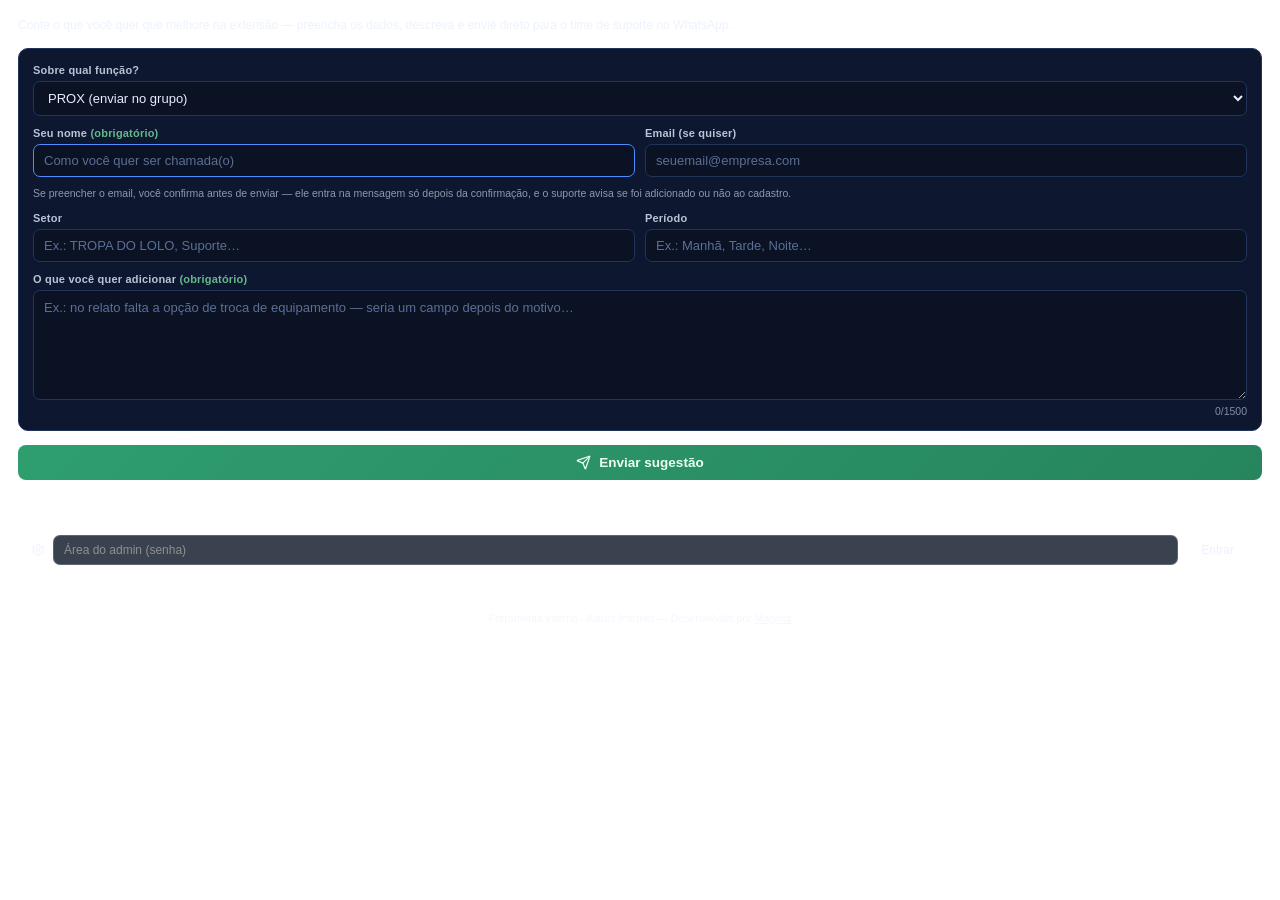
<file: SUGESTOES MODAL.html>
<!DOCTYPE html>
<html lang="pt-BR">
<head>
<meta charset="UTF-8">
<title>Sugestões — CallCenter Tools</title>
<style>
  /* Estilos 100% com prefixo sg- (mais .oculto local) — sem regras de body:
     o wrapper cc-sugestoes-corpo (injetado pelo background) cuida do layout. */
  * { box-sizing: border-box; margin: 0; padding: 0; }
  .oculto { display: none !important; }

  .sg-wrap {
    display: flex; flex-direction: column; gap: 14px;
    padding: 16px 18px; min-height: 100%;
    font-family: 'Segoe UI', Arial, sans-serif; color: #e8eefc; font-size: 13px;
  }

  .sg-intro { font-size: 12px; line-height: 1.5; opacity: .75; }

  .sg-card {
    background: #0d1730; border: 1px solid #22345c; border-radius: 10px;
    padding: 13px 14px; display: flex; flex-direction: column; gap: 9px;
  }
  .sg-rot { font-size: 11px; font-weight: 600; opacity: .8; letter-spacing: .2px; }
  .sg-rot .sg-obrig { color: #7ee0a2; }

  .sg-campo {
    width: 100%; padding: 8px 10px; background: #0a1224;
    border: 1px solid #22345c; border-radius: 7px;
    color: #e8eefc; font-size: 13px; font-family: inherit; outline: none;
    transition: border-color .12s ease;
  }
  .sg-campo:focus { border-color: #4f8cff; }
  .sg-campo::placeholder { color: #5b6f96; }
  select.sg-campo { cursor: pointer; }
  select.sg-campo option { background: #0d1730; color: #e8eefc; }
  textarea.sg-campo { resize: vertical; min-height: 110px; line-height: 1.45; }

  .sg-linha { display: flex; gap: 10px; }
  .sg-linha > * { flex: 1; min-width: 0; }

  .sg-contador { font-size: 10.5px; opacity: .55; text-align: right; margin-top: 2px; }

  .sg-dica { font-size: 10.5px; opacity: .6; line-height: 1.4; }

  .sg-botao {
    display: flex; align-items: center; justify-content: center; gap: 8px;
    padding: 10px 14px; border: 0; border-radius: 8px; cursor: pointer;
    background: linear-gradient(135deg, #2f9e6e, #26855d); color: #eafff3;
    font-size: 13.5px; font-weight: 600; font-family: inherit;
    transition: filter .15s ease, transform .15s ease;
  }
  .sg-botao:hover { filter: brightness(1.12); transform: translateY(-1px); }
  .sg-botao:disabled { opacity: .55; cursor: wait; transform: none; }
  .sg-botao svg { width: 15px; height: 15px; }

  .sg-status { font-size: 12px; text-align: center; min-height: 16px; line-height: 1.45; opacity: .9; }
  .sg-status.sg-ok { color: #7ee0a2; }
  .sg-status.sg-erro { color: #ff8b8b; }

  /* Confirmação do email antes de enviar */
  .sg-confirma {
    display: flex; flex-direction: column; gap: 10px;
    padding: 12px 14px; border-radius: 10px;
    background: #13203f; border: 1px solid #3a5da8;
  }
  .sg-confirma-txt { font-size: 12.5px; line-height: 1.5; }
  .sg-confirma-txt strong { color: #7eb0ff; }
  .sg-confirma-acoes { display: flex; gap: 8px; }
  .sg-confirma-ok { flex: 1; padding: 9px 12px; }
  .sg-confirma-acoes .sg-admin-btn { flex: 0 0 auto; padding: 9px 14px; }

  /* Caixa do admin (senha → modal do WhatsApp do Suporte) */
  .sg-admin {
    display: flex; flex-wrap: wrap; gap: 8px; align-items: center;
    margin-top: auto; padding: 10px 12px;
    border: 1px dashed rgba(255,255,255,.22); border-radius: 9px; opacity: .8;
  }
  .sg-admin:focus-within { opacity: 1; border-color: #4f8cff; }
  .sg-admin-ico { width: 14px; height: 14px; flex-shrink: 0; opacity: .65; }
  .sg-admin-campo {
    flex: 1; min-width: 130px; padding: 7px 10px; background: #0a1224;
    border: 1px solid rgba(255,255,255,.18); border-radius: 7px;
    color: #e8eefc; font-size: 12px; font-family: inherit; outline: none;
  }
  .sg-admin-campo:focus { border-color: #4f8cff; }
  .sg-admin-btn {
    padding: 7px 14px; background: rgba(255,255,255,.1);
    border: 1px solid rgba(255,255,255,.2); border-radius: 7px;
    color: #e8eefc; font-size: 12px; font-family: inherit; cursor: pointer;
  }
  .sg-admin-btn:hover { background: rgba(255,255,255,.18); }
  .sg-admin-status { flex-basis: 100%; font-size: 10.5px; opacity: .7; text-align: center; min-height: 12px; }

  .sg-rodape { font-size: 10.5px; opacity: .45; text-align: center; padding-top: 2px; }
  .sg-rodape a { color: inherit; }

  @media (prefers-reduced-motion: reduce) {
    .sg-botao { transition: none; }
  }
</style>
</head>
<body>
  <div class="sg-wrap">
    <p class="sg-intro">Conte o que você quer que melhore na extensão — preencha os dados, descreva e envie direto para o time de suporte no WhatsApp.</p>

    <div class="sg-card">
      <div>
        <label class="sg-rot" for="sgFuncao">Sobre qual função?</label>
        <select id="sgFuncao" class="sg-campo" style="margin-top:4px;">
          <option value="PROX (enviar no grupo)">PROX (enviar no grupo)</option>
          <option value="Relatos">Relatos</option>
          <option value="Mensagens rápidas">Mensagens rápidas</option>
          <option value="Snippets">Snippets</option>
          <option value="Senha Wi-Fi x6">Senha Wi-Fi x6</option>
          <option value="Configurar x6 (Huawei)">Configurar x6 (Huawei)</option>
          <option value="Volume e sons">Volume e sons</option>
          <option value="Botão flutuante / Barra lateral">Botão flutuante / Barra lateral</option>
          <option value="Sugestões">Sugestões</option>
          <option value="Outro assunto">Outro assunto</option>
        </select>
      </div>

      <div class="sg-linha">
        <div>
          <label class="sg-rot" for="sgNome">Seu nome <span class="sg-obrig">(obrigatório)</span></label>
          <input id="sgNome" class="sg-campo" type="text" maxlength="40" placeholder="Como você quer ser chamada(o)" style="margin-top:4px;">
        </div>
        <div>
          <label class="sg-rot" for="sgEmail">Email (se quiser)</label>
          <input id="sgEmail" class="sg-campo" type="email" maxlength="80" placeholder="seuemail@empresa.com" style="margin-top:4px;">
        </div>
      </div>
      <p class="sg-dica">Se preencher o email, você confirma antes de enviar — ele entra na mensagem só depois da confirmação, e o suporte avisa se foi adicionado ou não ao cadastro.</p>

      <div class="sg-linha">
        <div>
          <label class="sg-rot" for="sgSetor">Setor</label>
          <input id="sgSetor" class="sg-campo" type="text" maxlength="40" placeholder="Ex.: TROPA DO LOLO, Suporte…" style="margin-top:4px;">
        </div>
        <div>
          <label class="sg-rot" for="sgPeriodo">Período</label>
          <input id="sgPeriodo" class="sg-campo" type="text" maxlength="40" placeholder="Ex.: Manhã, Tarde, Noite…" style="margin-top:4px;">
        </div>
      </div>

      <div>
        <label class="sg-rot" for="sgTexto">O que você quer adicionar <span class="sg-obrig">(obrigatório)</span></label>
        <textarea id="sgTexto" class="sg-campo" maxlength="1500" placeholder="Ex.: no relato falta a opção de troca de equipamento — seria um campo depois do motivo…" style="margin-top:4px;"></textarea>
        <div class="sg-contador"><span id="sgContador">0</span>/1500</div>
      </div>
    </div>

    <button id="sg-btn-enviar" class="sg-botao" type="button">
      <svg viewBox="0 0 24 24" fill="none" stroke="currentColor" stroke-width="2" stroke-linecap="round" stroke-linejoin="round" aria-hidden="true"><path d="M14.536 21.686a.5.5 0 0 0 .937-.024l6.5-19a.496.496 0 0 0-.635-.635l-19 6.5a.5.5 0 0 0-.024.937l7.93 3.18a2 2 0 0 1 1.112 1.11z"/><path d="m21.854 2.147-10.94 10.939"/></svg>
      Enviar sugestão
    </button>

    <div id="sg-confirma" class="sg-confirma oculto">
      <p id="sg-confirma-texto" class="sg-confirma-txt"></p>
      <div class="sg-confirma-acoes">
        <button id="sg-confirma-ok" class="sg-botao sg-confirma-ok" type="button">Sim, confirmar</button>
        <button id="sg-confirma-nao" class="sg-admin-btn" type="button">Corrigir email</button>
      </div>
    </div>

    <div id="sg-status" class="sg-status"></div>

    <div class="sg-admin">
      <svg class="sg-admin-ico" viewBox="0 0 24 24" fill="none" stroke="currentColor" stroke-width="2" stroke-linecap="round" stroke-linejoin="round" aria-hidden="true"><path d="M12.22 2h-.44a2 2 0 0 0-2 2v.18a2 2 0 0 1-1 1.73l-.43.25a2 2 0 0 1-2 0l-.15-.08a2 2 0 0 0-2.73.73l-.22.38a2 2 0 0 0 .73 2.73l.15.1a2 2 0 0 1 1 1.72v.51a2 2 0 0 1-1 1.74l-.15.09a2 2 0 0 0-.73 2.73l.22.38a2 2 0 0 0 2.73.73l.15-.08a2 2 0 0 1 2 0l.43.25a2 2 0 0 1 1 1.73V20a2 2 0 0 0 2 2h.44a2 2 0 0 0 2-2v-.18a2 2 0 0 1 1-1.73l.43-.25a2 2 0 0 1 2 0l.15.08a2 2 0 0 0 2.73-.73l.22-.39a2 2 0 0 0-.73-2.73l-.15-.08a2 2 0 0 1-1-1.74v-.5a2 2 0 0 1 1-1.74l.15-.09a2 2 0 0 0 .73-2.73l-.22-.38a2 2 0 0 0-2.73-.73l-.15.08a2 2 0 0 1-2 0l-.43-.25a2 2 0 0 1-1-1.73V4a2 2 0 0 0-2-2z"/><circle cx="12" cy="12" r="3"/></svg>
      <input id="sg-admin-senha" class="sg-admin-campo" type="password" maxlength="20" placeholder="Área do admin (senha)" autocomplete="off">
      <button id="sg-admin-entrar" class="sg-admin-btn" type="button">Entrar</button>
      <div id="sg-admin-status" class="sg-admin-status"></div>
    </div>

    <div class="sg-rodape">Ferramenta interna · Alares Internet — Desenvolvido por <a href="https://www.magista.dev/" target="_blank" rel="noopener noreferrer">Magista</a></div>
  </div>
  <script src="sugestoes-modal.js"></script>
</body>
</html>
</file>
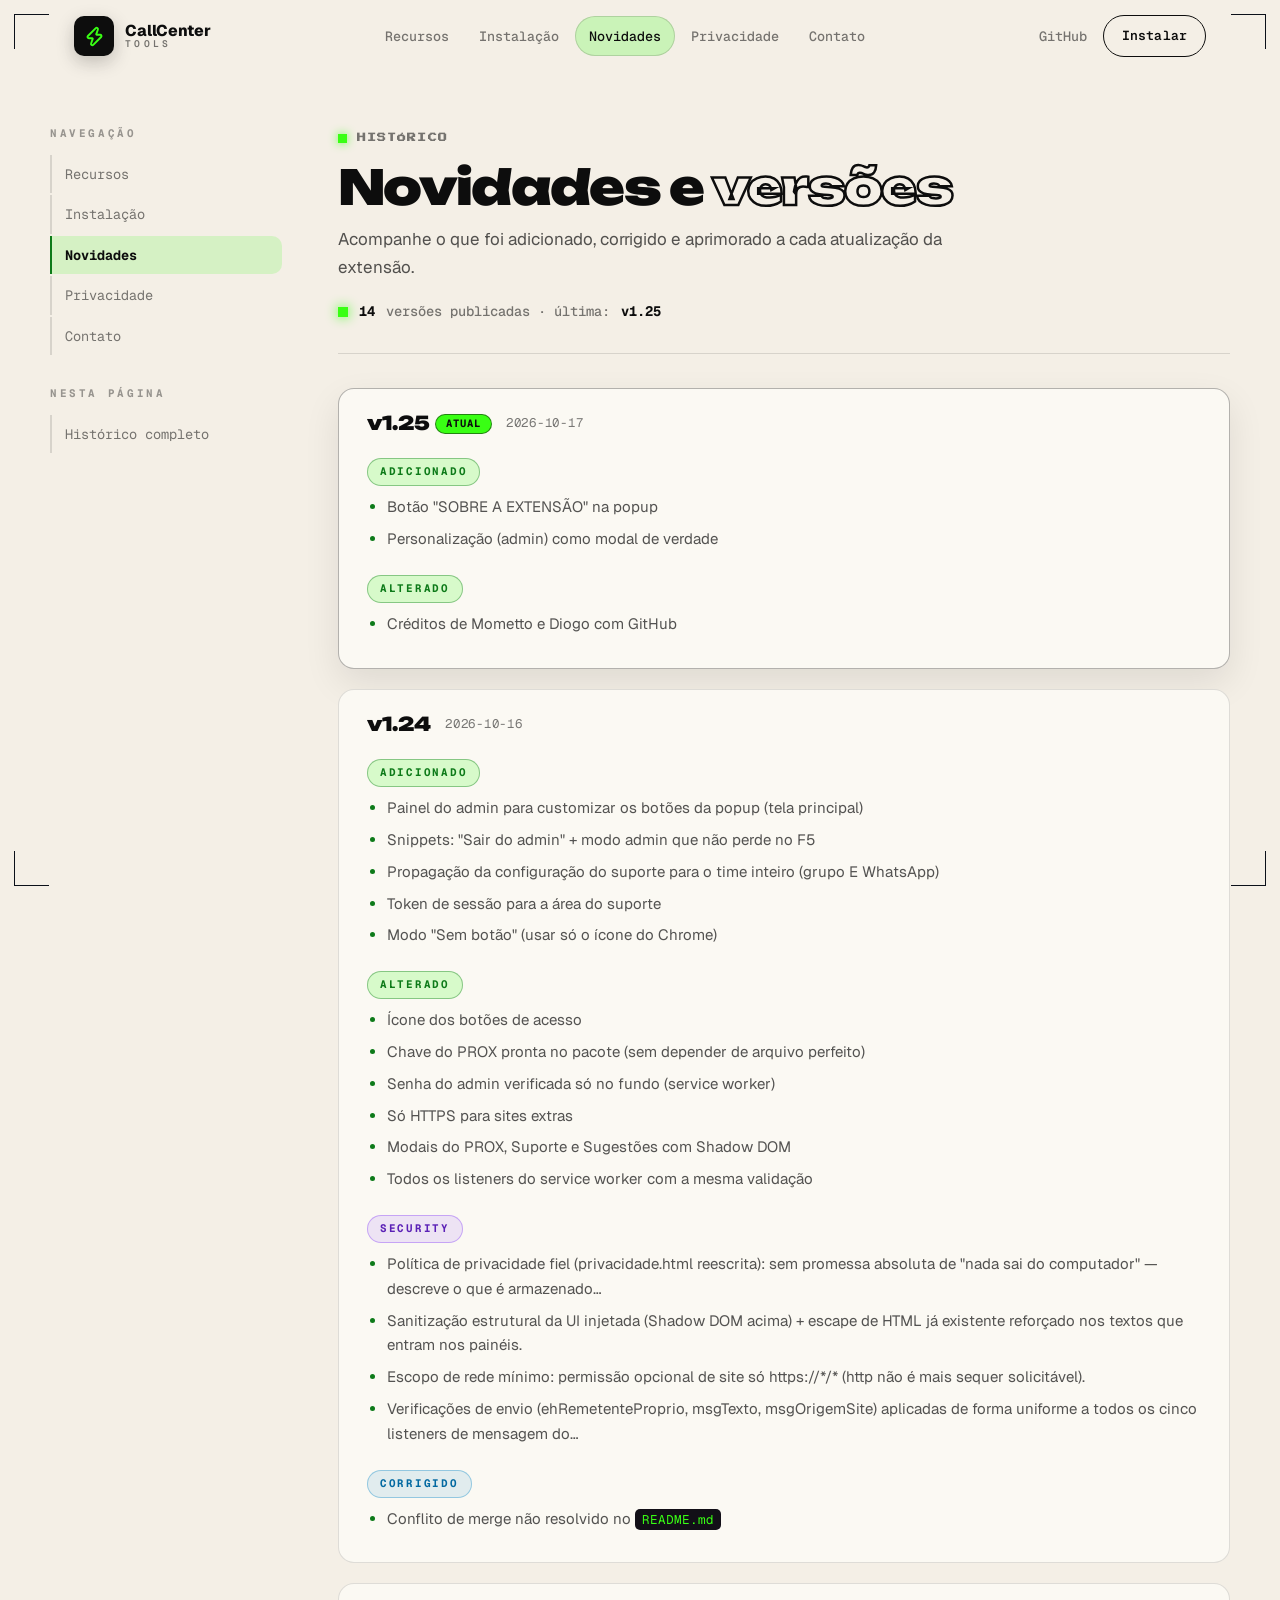
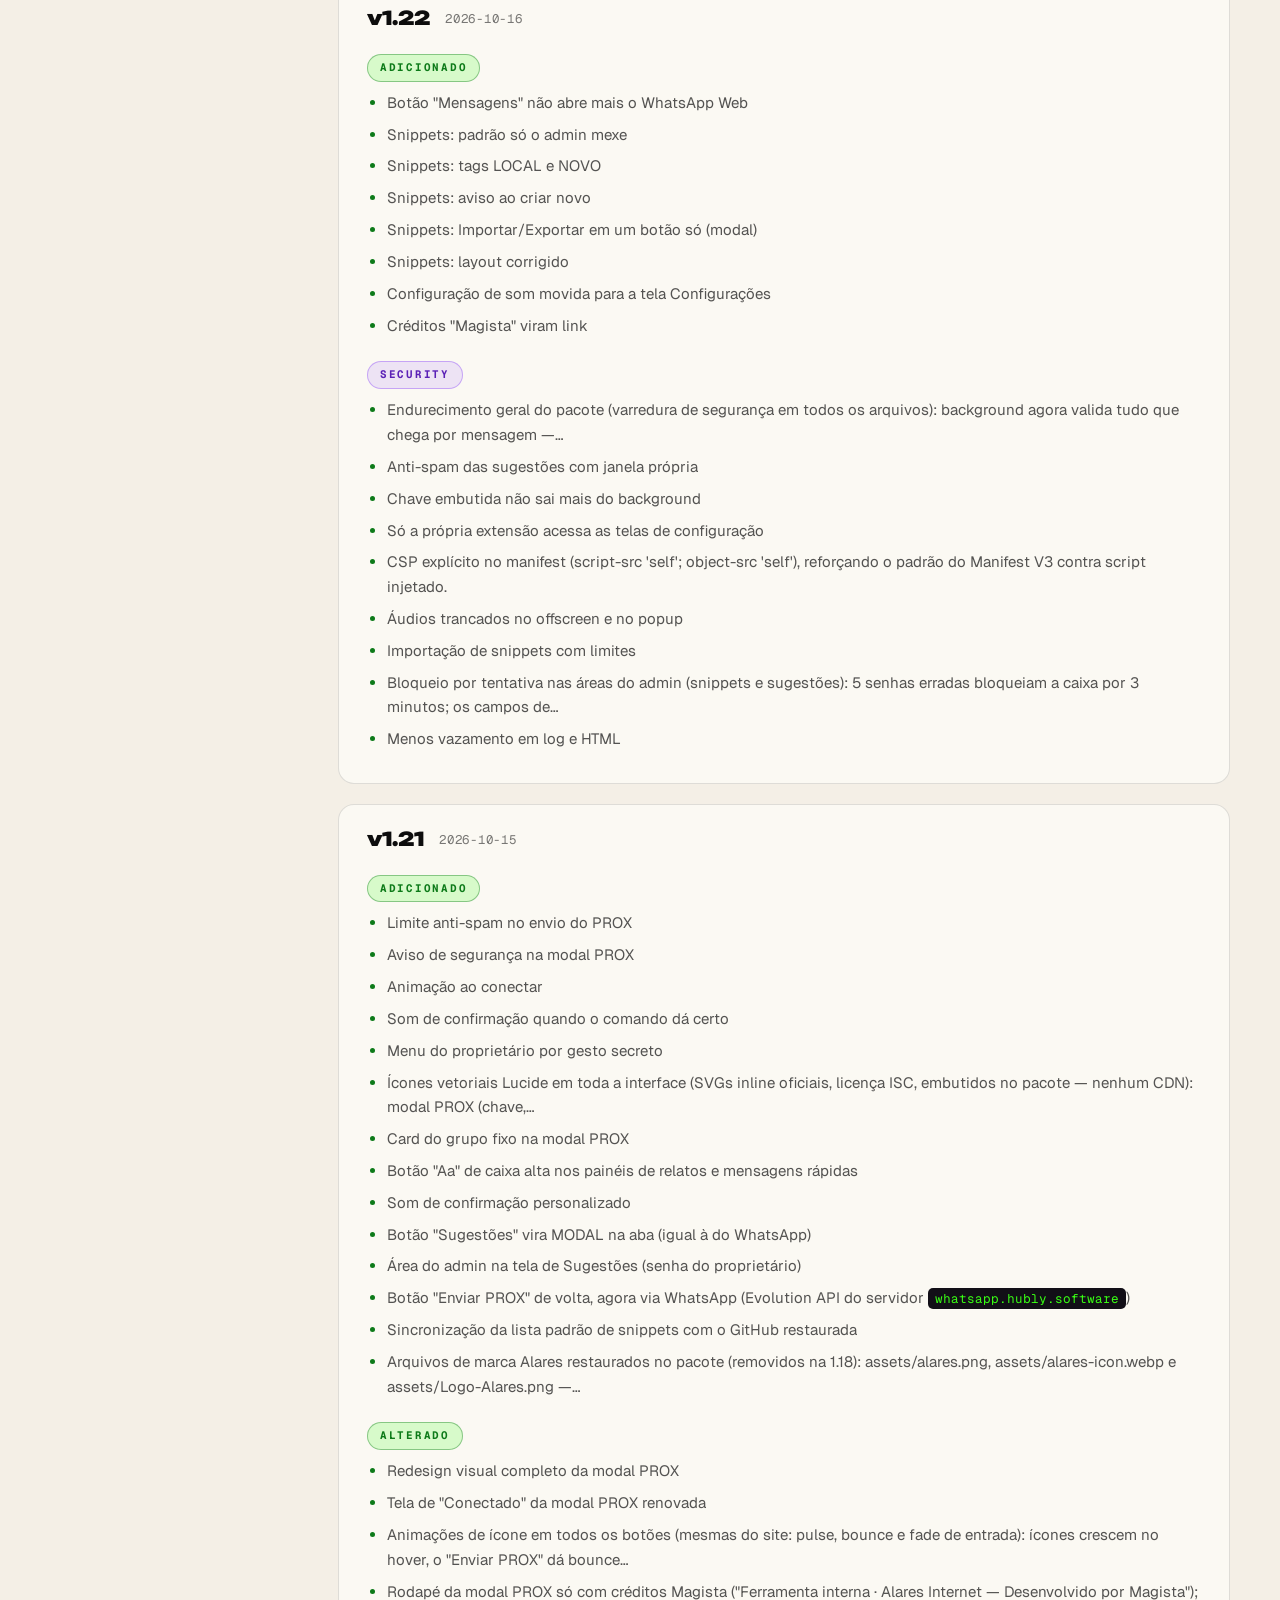
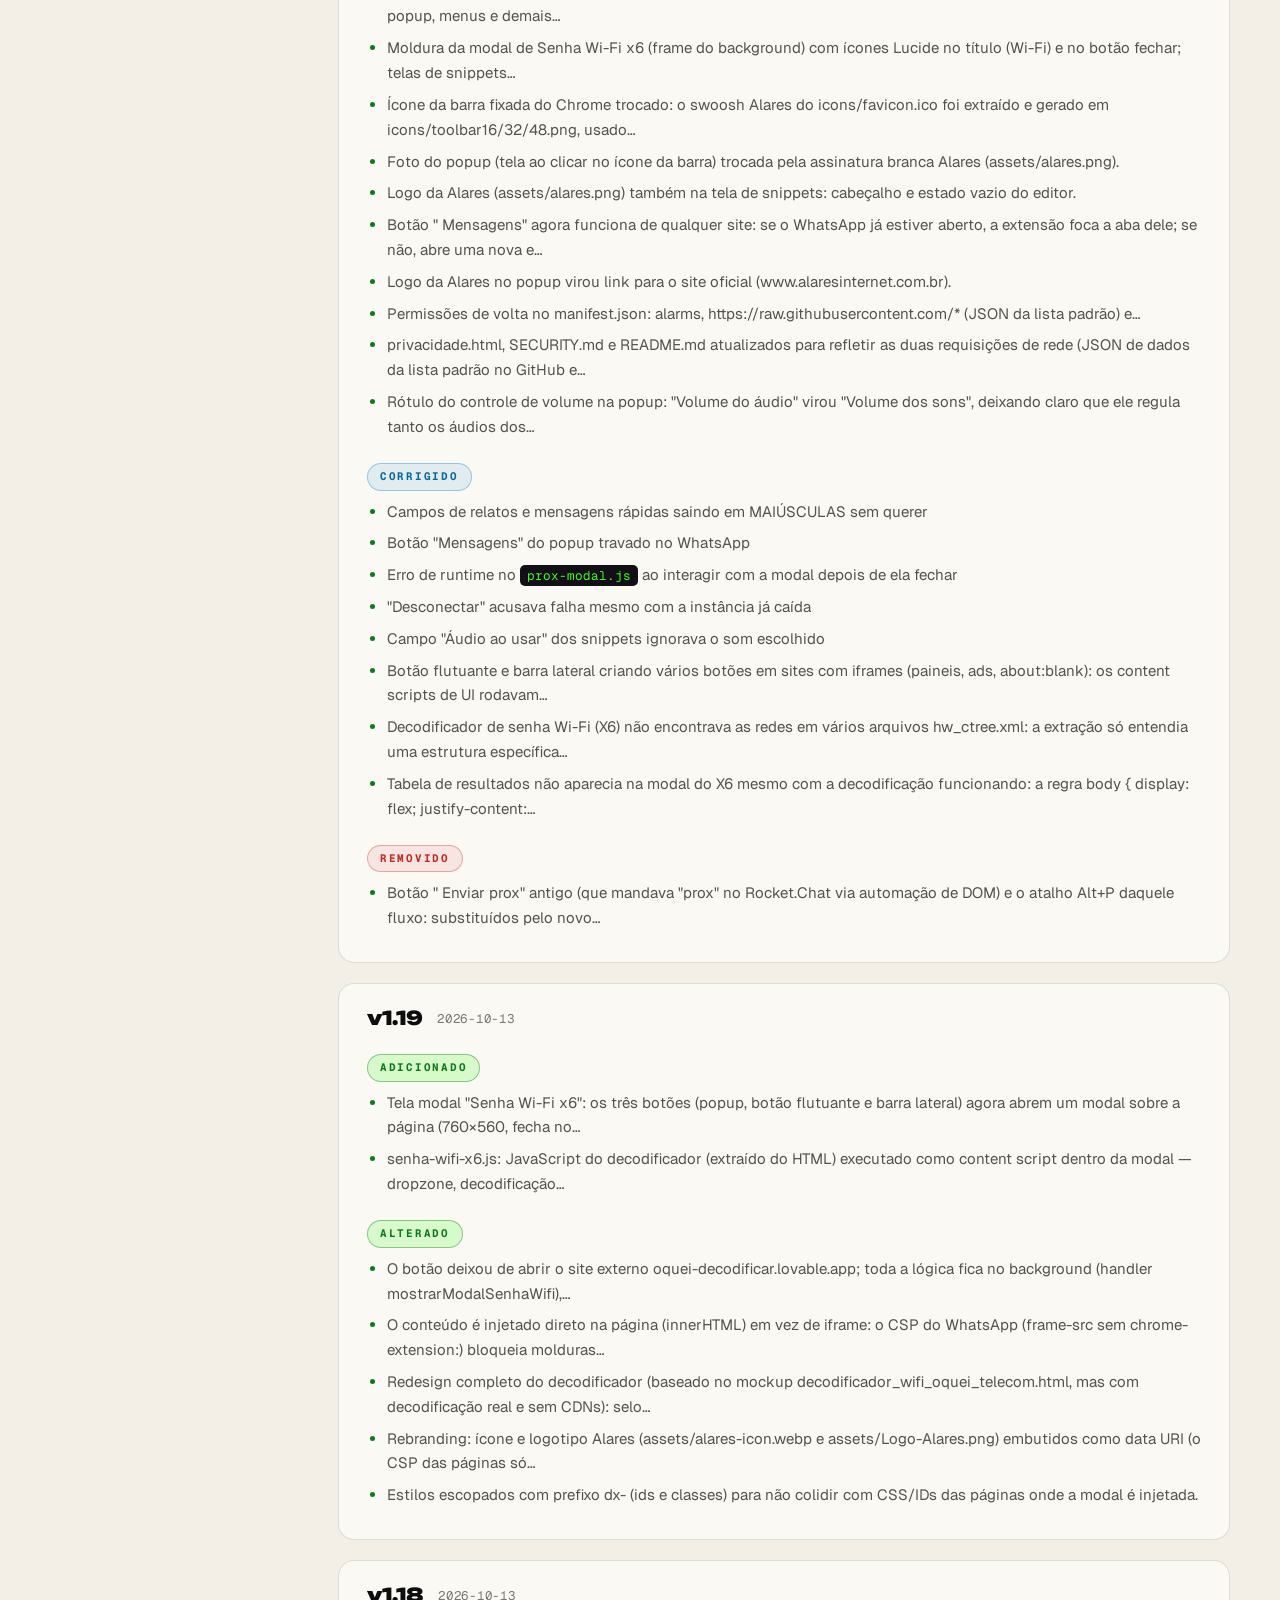
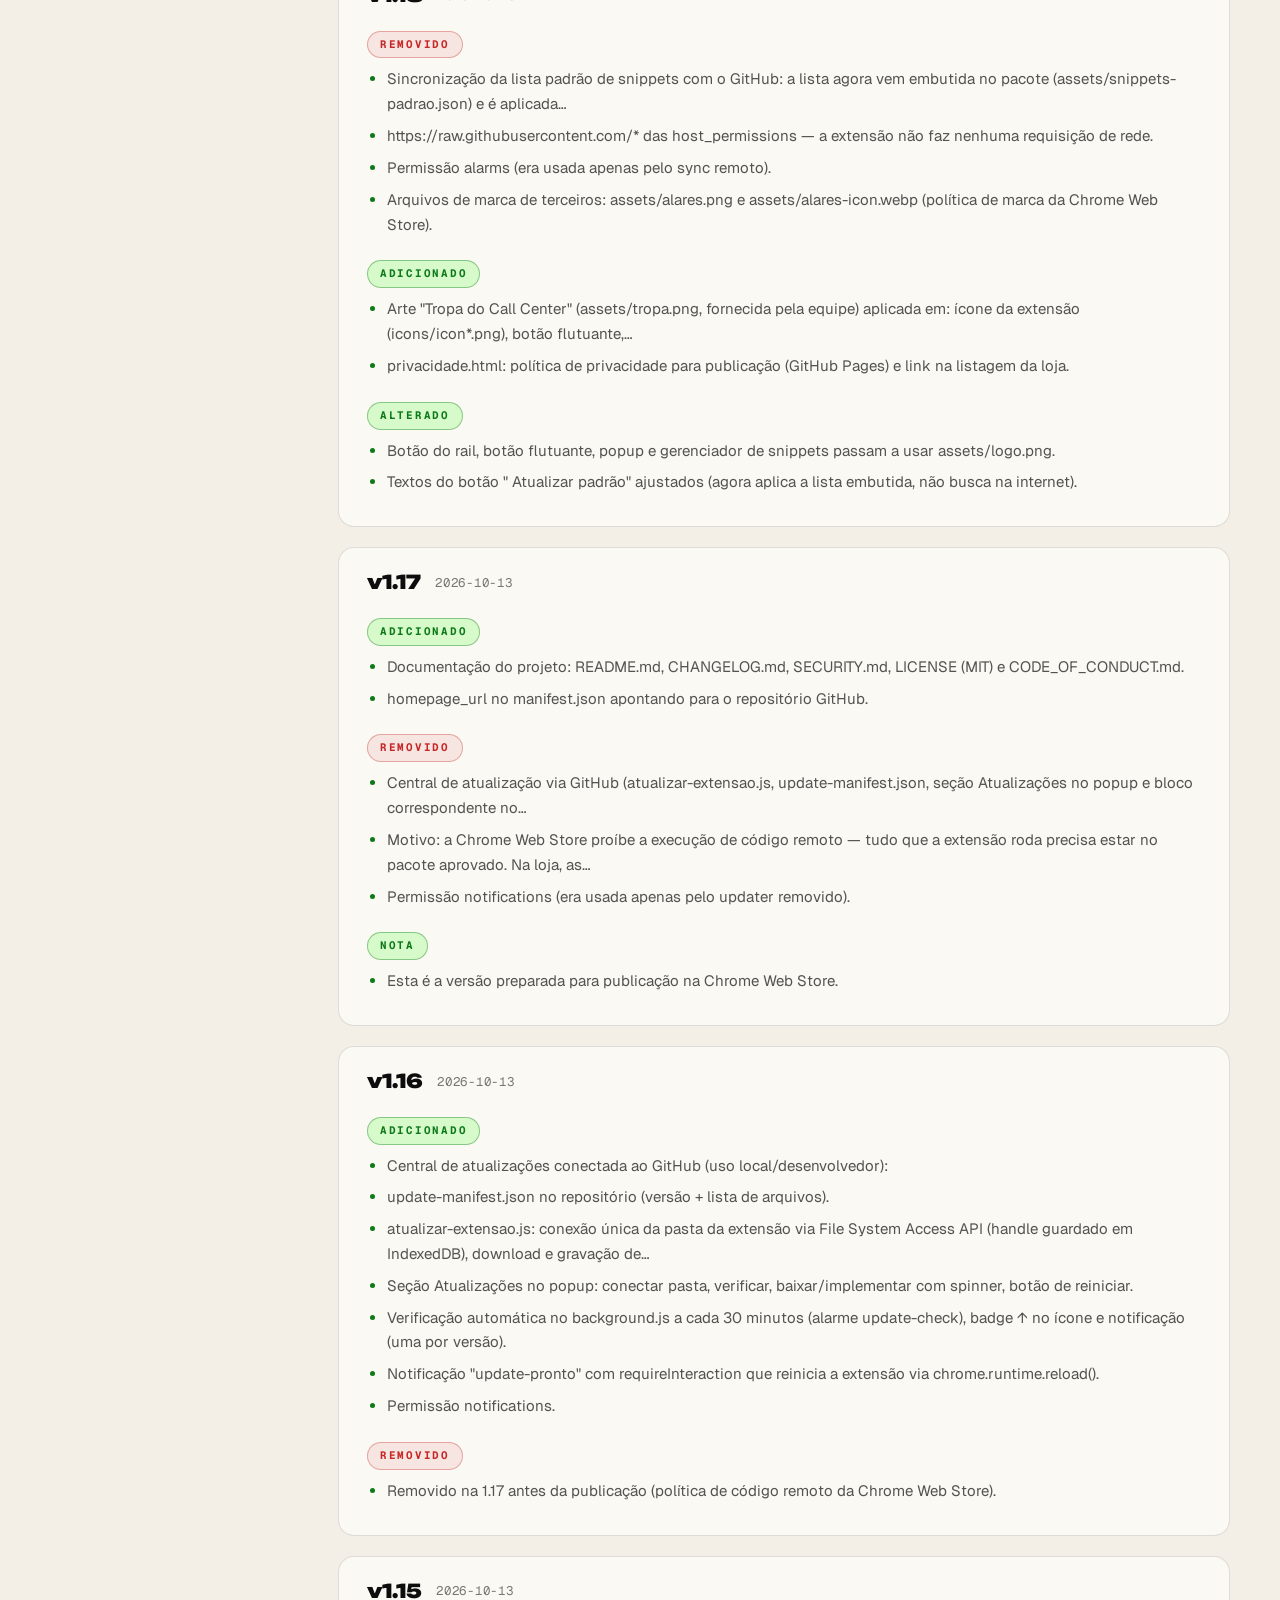
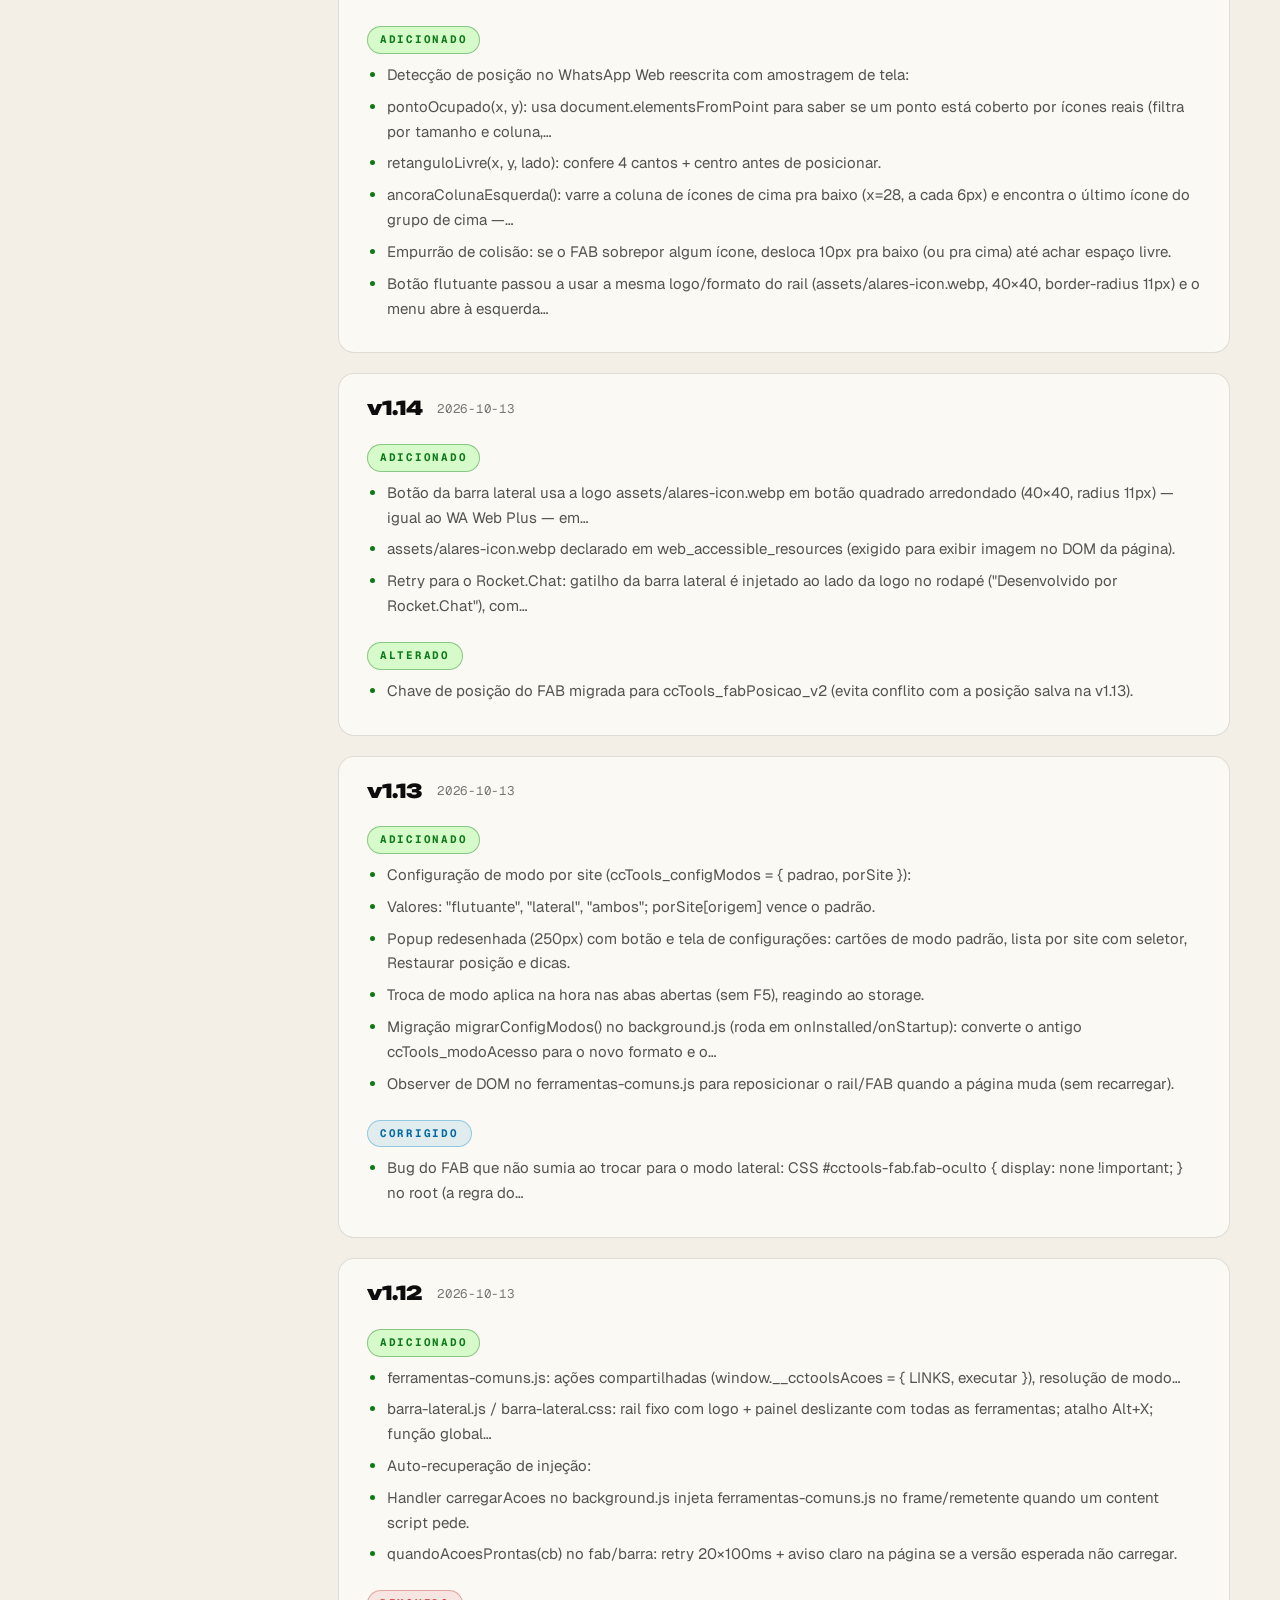
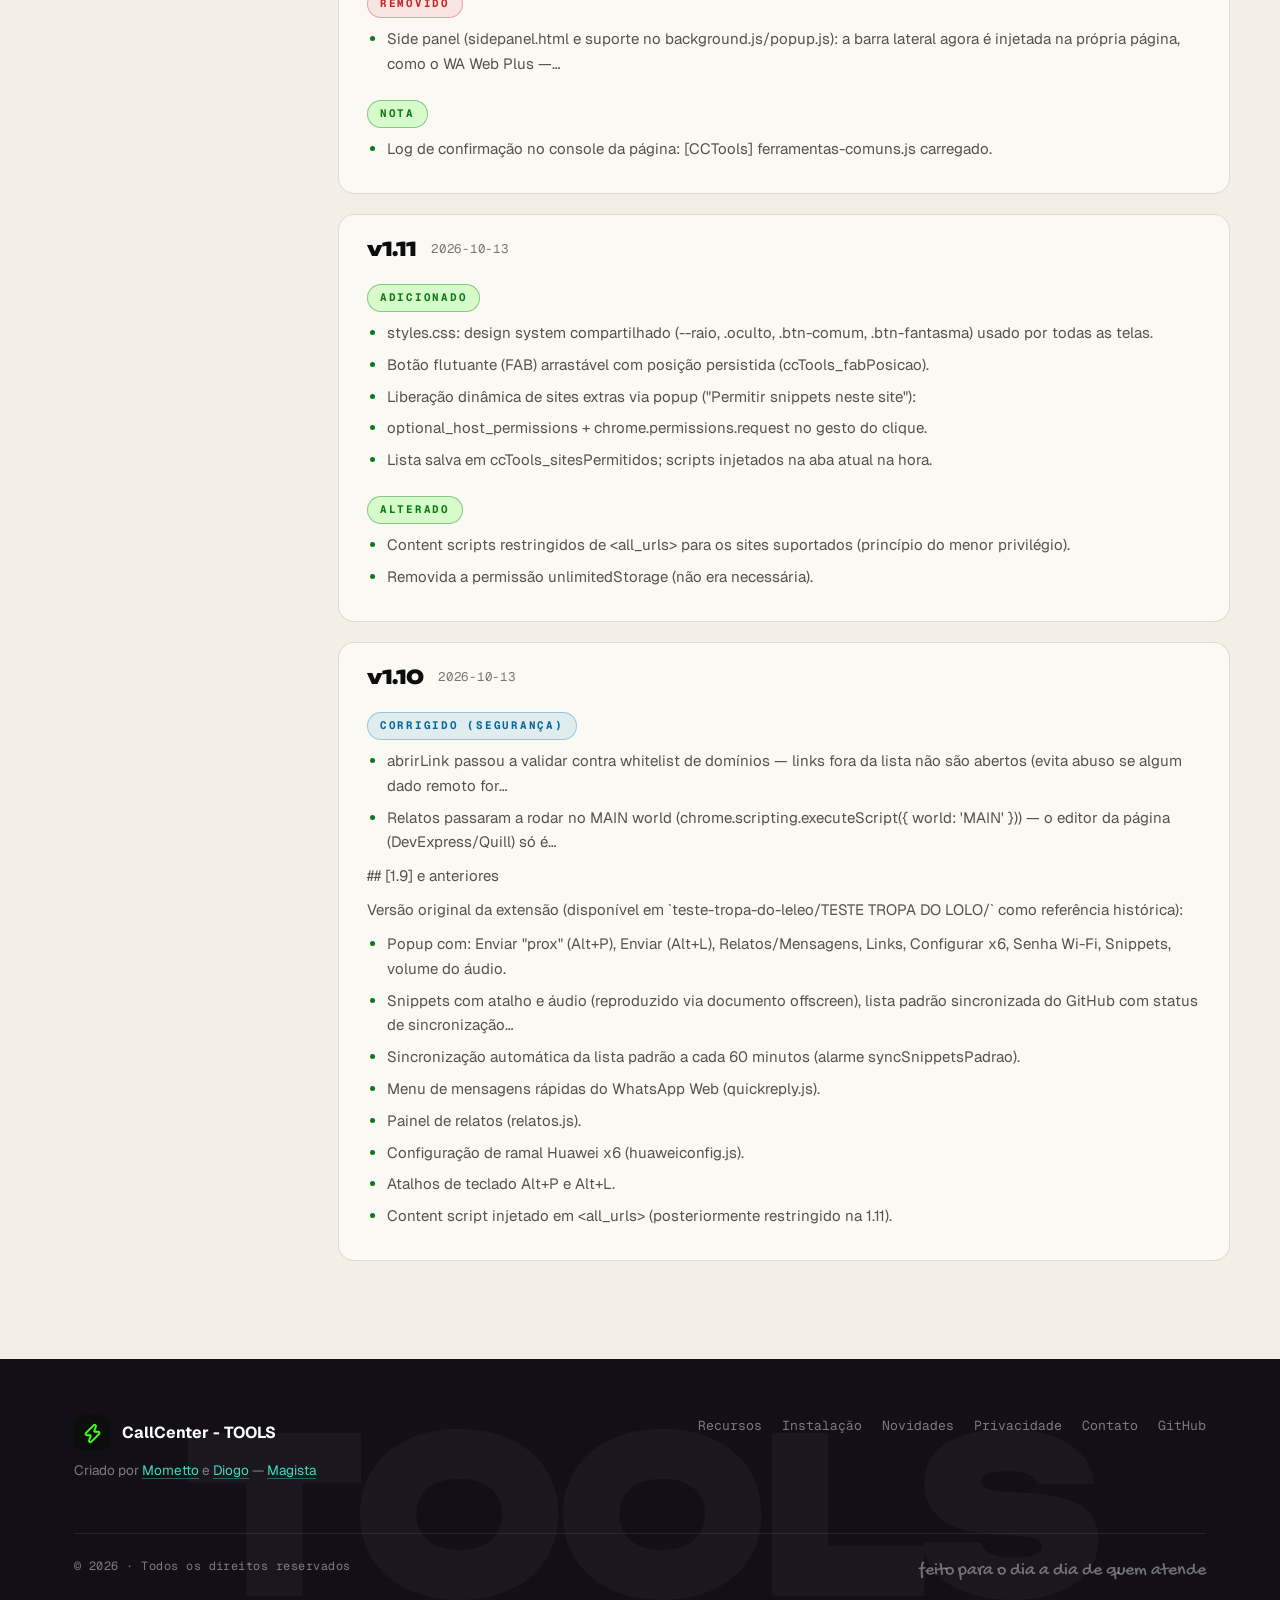
<file: docs/changelog.html>
<!DOCTYPE html>
<html lang="pt-BR">
<head>
<meta charset="UTF-8">
<meta name="viewport" content="width=device-width, initial-scale=1">
<title>Novidades — CallCenter - TOOLS</title>
<meta name="description" content="Histórico de versões e novidades da extensão CallCenter TOOLS.">
<meta name="theme-color" content="#f4efe6">
<link rel="icon" href="assets/favicon.svg" type="image/svg+xml">
<link rel="preconnect" href="https://fonts.googleapis.com">
<link rel="preconnect" href="https://fonts.gstatic.com" crossorigin>
<link href="https://fonts.googleapis.com/css2?family=Geist:wght@100..900&family=Geist+Mono:wght@100..900&family=Unbounded:wght@400..900&family=Press+Start+2P&family=Gochi+Hand&display=swap" rel="stylesheet">
<link rel="stylesheet" href="assets/site.css">
</head>
<body>

<header class="site-header">
  <div class="wrap header-inner">
    <a class="brand" href="index.html" aria-label="CallCenter TOOLS — início">
      <span class="brand-mark"><svg class="li" viewBox="0 0 24 24" aria-hidden="true"><path d="M15.914 4a1.5 1.5 0 00-2.474-1.561l-9 9A1.5 1.5 0 005.5 14h4.002a.5.5 0 01.471.666L8.086 20a1.5 1.5 0 002.475 1.56l9-9A1.5 1.5 0 0018.5 10h-3.997a.5.5 0 01-.472-.667z"/></svg></span>
      <span class="brand-txt"><b>CallCenter</b><i>Tools</i></span>
    </a>
    <button class="nav-toggle" aria-label="Abrir menu" aria-expanded="false"><svg class="li" viewBox="0 0 24 24" aria-hidden="true"><path d="M4 5h16"/><path d="M4 12h16"/><path d="M4 19h16"/></svg></button>
    <nav class="nav">
      <a href="recursos.html">Recursos</a>
      <a href="instalacao.html">Instalação</a>
      <a href="changelog.html">Novidades</a>
      <a href="privacidade.html">Privacidade</a>
      <a href="contato.html">Contato</a>
    </nav>
    <div class="header-cta">
      <a class="header-link" href="https://github.com/Lucasmagista" rel="noopener">GitHub</a>
      <a class="btn btn-outline btn-sm" href="https://chromewebstore.google.com/detail/callcenter-tools/acgdpiahfakpindcloiopmelfihkiefa" target="_blank" rel="noopener">Instalar</a>
    </div>
  </div>
</header>

<main>
  <div class="wrap docs">
    <aside class="docs-aside">
      <p class="side-title">Navegação</p>
      <nav>
        <a href="recursos.html">Recursos</a>
        <a href="instalacao.html">Instalação</a>
        <a href="changelog.html">Novidades</a>
        <a href="privacidade.html">Privacidade</a>
        <a href="contato.html">Contato</a>
      </nav>
      <p class="side-title">Nesta página</p>
      <nav>
        <a href="#historico">Histórico completo</a>
      </nav>
    </aside>

    <div class="docs-content" id="historico">
      <header class="docs-head">
        <span class="eyebrow pixel">HISTÓRICO</span>
        <h1>Novidades e <span class="hollow">versões</span></h1>
        <p class="lead">Acompanhe o que foi adicionado, corrigido e aprimorado a cada atualização da extensão.</p>
        <p class="tagline" style="margin-top:18px"><b>14</b> versões publicadas&nbsp;· última: <b>v1.25</b></p>
      </header>

      <div class="rel-lista">
<article class="rel-card"><header class="rel-head"><h3 class="rel-ver">v1.25 <span class="badge">Atual</span></h3><span class="rel-data">2026-10-17</span></header><div class="rel-corpo">
<h4 class="rel-sec sec-add">Adicionado</h4>
<ul>
<li>Botão "SOBRE A EXTENSÃO" na popup</li>
<li>Personalização (admin) como modal de verdade</li>
</ul>
<h4 class="rel-sec sec-add">Alterado</h4>
<ul>
<li>Créditos de Mometto e Diogo com GitHub</li>
</ul>
</div></article>
<article class="rel-card"><header class="rel-head"><h3 class="rel-ver">v1.24</h3><span class="rel-data">2026-10-16</span></header><div class="rel-corpo">
<h4 class="rel-sec sec-add">Adicionado</h4>
<ul>
<li>Painel do admin para customizar os botões da popup (tela principal)</li>
<li>Snippets: "Sair do admin" + modo admin que não perde no F5</li>
<li>Propagação da configuração do suporte para o time inteiro (grupo E WhatsApp)</li>
<li>Token de sessão para a área do suporte</li>
<li>Modo "Sem botão" (usar só o ícone do Chrome)</li>
</ul>
<h4 class="rel-sec sec-add">Alterado</h4>
<ul>
<li>Ícone dos botões de acesso</li>
<li>Chave do PROX pronta no pacote (sem depender de arquivo perfeito)</li>
<li>Senha do admin verificada só no fundo (service worker)</li>
<li>Só HTTPS para sites extras</li>
<li>Modais do PROX, Suporte e Sugestões com Shadow DOM</li>
<li>Todos os listeners do service worker com a mesma validação</li>
</ul>
<h4 class="rel-sec sec-sec">Security</h4>
<ul>
<li>Política de privacidade fiel (privacidade.html reescrita): sem promessa absoluta de "nada sai do computador" — descreve o que é armazenado…</li>
<li>Sanitização estrutural da UI injetada (Shadow DOM acima) + escape de HTML já existente reforçado nos textos que entram nos painéis.</li>
<li>Escopo de rede mínimo: permissão opcional de site só https://*/* (http não é mais sequer solicitável).</li>
<li>Verificações de envio (ehRemetenteProprio, msgTexto, msgOrigemSite) aplicadas de forma uniforme a todos os cinco listeners de mensagem do…</li>
</ul>
<h4 class="rel-sec sec-fix">Corrigido</h4>
<ul>
<li>Conflito de merge não resolvido no <code>README.md</code></li>
</ul>
</div></article>
<article class="rel-card"><header class="rel-head"><h3 class="rel-ver">v1.22</h3><span class="rel-data">2026-10-16</span></header><div class="rel-corpo">
<h4 class="rel-sec sec-add">Adicionado</h4>
<ul>
<li>Botão "Mensagens" não abre mais o WhatsApp Web</li>
<li>Snippets: padrão só o admin mexe</li>
<li>Snippets: tags LOCAL e NOVO</li>
<li>Snippets: aviso ao criar novo</li>
<li>Snippets: Importar/Exportar em um botão só (modal)</li>
<li>Snippets: layout corrigido</li>
<li>Configuração de som movida para a tela Configurações</li>
<li>Créditos "Magista" viram link</li>
</ul>
<h4 class="rel-sec sec-sec">Security</h4>
<ul>
<li>Endurecimento geral do pacote (varredura de segurança em todos os arquivos): background agora valida tudo que chega por mensagem —…</li>
<li>Anti-spam das sugestões com janela própria</li>
<li>Chave embutida não sai mais do background</li>
<li>Só a própria extensão acessa as telas de configuração</li>
<li>CSP explícito no manifest (script-src 'self'; object-src 'self'), reforçando o padrão do Manifest V3 contra script injetado.</li>
<li>Áudios trancados no offscreen e no popup</li>
<li>Importação de snippets com limites</li>
<li>Bloqueio por tentativa nas áreas do admin (snippets e sugestões): 5 senhas erradas bloqueiam a caixa por 3 minutos; os campos de…</li>
<li>Menos vazamento em log e HTML</li>
</ul>
</div></article>
<article class="rel-card"><header class="rel-head"><h3 class="rel-ver">v1.21</h3><span class="rel-data">2026-10-15</span></header><div class="rel-corpo">
<h4 class="rel-sec sec-add">Adicionado</h4>
<ul>
<li>Limite anti-spam no envio do PROX</li>
<li>Aviso de segurança na modal PROX</li>
<li>Animação ao conectar</li>
<li>Som de confirmação quando o comando dá certo</li>
<li>Menu do proprietário por gesto secreto</li>
<li>Ícones vetoriais Lucide em toda a interface (SVGs inline oficiais, licença ISC, embutidos no pacote — nenhum CDN): modal PROX (chave,…</li>
<li>Card do grupo fixo na modal PROX</li>
<li>Botão "Aa" de caixa alta nos painéis de relatos e mensagens rápidas</li>
<li>Som de confirmação personalizado</li>
<li>Botão "Sugestões" vira MODAL na aba (igual à do WhatsApp)</li>
<li>Área do admin na tela de Sugestões (senha do proprietário)</li>
<li>Botão "Enviar PROX" de volta, agora via WhatsApp (Evolution API do servidor <code>whatsapp.hubly.software</code>)</li>
<li>Sincronização da lista padrão de snippets com o GitHub restaurada</li>
<li>Arquivos de marca Alares restaurados no pacote (removidos na 1.18): assets/alares.png, assets/alares-icon.webp e assets/Logo-Alares.png —…</li>
</ul>
<h4 class="rel-sec sec-add">Alterado</h4>
<ul>
<li>Redesign visual completo da modal PROX</li>
<li>Tela de "Conectado" da modal PROX renovada</li>
<li>Animações de ícone em todos os botões (mesmas do site: pulse, bounce e fade de entrada): ícones crescem no hover, o "Enviar PROX" dá bounce…</li>
<li>Rodapé da modal PROX só com créditos Magista ("Ferramenta interna · Alares Internet — Desenvolvido por Magista"); popup, menus e demais…</li>
<li>Moldura da modal de Senha Wi-Fi x6 (frame do background) com ícones Lucide no título (Wi-Fi) e no botão fechar; telas de snippets…</li>
<li>Ícone da barra fixada do Chrome trocado: o swoosh Alares do icons/favicon.ico foi extraído e gerado em icons/toolbar16/32/48.png, usado…</li>
<li>Foto do popup (tela ao clicar no ícone da barra) trocada pela assinatura branca Alares (assets/alares.png).</li>
<li>Logo da Alares (assets/alares.png) também na tela de snippets: cabeçalho e estado vazio do editor.</li>
<li>Botão " Mensagens" agora funciona de qualquer site: se o WhatsApp já estiver aberto, a extensão foca a aba dele; se não, abre uma nova e…</li>
<li>Logo da Alares no popup virou link para o site oficial (www.alaresinternet.com.br).</li>
<li>Permissões de volta no manifest.json: alarms, https://raw.githubusercontent.com/* (JSON da lista padrão) e…</li>
<li>privacidade.html, SECURITY.md e README.md atualizados para refletir as duas requisições de rede (JSON de dados da lista padrão no GitHub e…</li>
<li>Rótulo do controle de volume na popup: "Volume do áudio" virou "Volume dos sons", deixando claro que ele regula tanto os áudios dos…</li>
</ul>
<h4 class="rel-sec sec-fix">Corrigido</h4>
<ul>
<li>Campos de relatos e mensagens rápidas saindo em MAIÚSCULAS sem querer</li>
<li>Botão "Mensagens" do popup travado no WhatsApp</li>
<li>Erro de runtime no <code>prox-modal.js</code> ao interagir com a modal depois de ela fechar</li>
<li>"Desconectar" acusava falha mesmo com a instância já caída</li>
<li>Campo "Áudio ao usar" dos snippets ignorava o som escolhido</li>
<li>Botão flutuante e barra lateral criando vários botões em sites com iframes (paineis, ads, about:blank): os content scripts de UI rodavam…</li>
<li>Decodificador de senha Wi-Fi (X6) não encontrava as redes em vários arquivos hw_ctree.xml: a extração só entendia uma estrutura específica…</li>
<li>Tabela de resultados não aparecia na modal do X6 mesmo com a decodificação funcionando: a regra body { display: flex; justify-content:…</li>
</ul>
<h4 class="rel-sec sec-del">Removido</h4>
<ul>
<li>Botão " Enviar prox" antigo (que mandava "prox" no Rocket.Chat via automação de DOM) e o atalho Alt+P daquele fluxo: substituídos pelo novo…</li>
</ul>
</div></article>
<article class="rel-card"><header class="rel-head"><h3 class="rel-ver">v1.19</h3><span class="rel-data">2026-10-13</span></header><div class="rel-corpo">
<h4 class="rel-sec sec-add">Adicionado</h4>
<ul>
<li>Tela modal "Senha Wi-Fi x6": os três botões (popup, botão flutuante e barra lateral) agora abrem um modal sobre a página (760×560, fecha no…</li>
<li>senha-wifi-x6.js: JavaScript do decodificador (extraído do HTML) executado como content script dentro da modal — dropzone, decodificação…</li>
</ul>
<h4 class="rel-sec sec-add">Alterado</h4>
<ul>
<li>O botão deixou de abrir o site externo oquei-decodificar.lovable.app; toda a lógica fica no background (handler mostrarModalSenhaWifi),…</li>
<li>O conteúdo é injetado direto na página (innerHTML) em vez de iframe: o CSP do WhatsApp (frame-src sem chrome-extension:) bloqueia molduras…</li>
<li>Redesign completo do decodificador (baseado no mockup decodificador_wifi_oquei_telecom.html, mas com decodificação real e sem CDNs): selo…</li>
<li>Rebranding: ícone e logotipo Alares (assets/alares-icon.webp e assets/Logo-Alares.png) embutidos como data URI (o CSP das páginas só…</li>
<li>Estilos escopados com prefixo dx- (ids e classes) para não colidir com CSS/IDs das páginas onde a modal é injetada.</li>
</ul>
</div></article>
<article class="rel-card"><header class="rel-head"><h3 class="rel-ver">v1.18</h3><span class="rel-data">2026-10-13</span></header><div class="rel-corpo">
<h4 class="rel-sec sec-del">Removido</h4>
<ul>
<li>Sincronização da lista padrão de snippets com o GitHub: a lista agora vem embutida no pacote (assets/snippets-padrao.json) e é aplicada…</li>
<li>https://raw.githubusercontent.com/* das host_permissions — a extensão não faz nenhuma requisição de rede.</li>
<li>Permissão alarms (era usada apenas pelo sync remoto).</li>
<li>Arquivos de marca de terceiros: assets/alares.png e assets/alares-icon.webp (política de marca da Chrome Web Store).</li>
</ul>
<h4 class="rel-sec sec-add">Adicionado</h4>
<ul>
<li>Arte "Tropa do Call Center" (assets/tropa.png, fornecida pela equipe) aplicada em: ícone da extensão (icons/icon*.png), botão flutuante,…</li>
<li>privacidade.html: política de privacidade para publicação (GitHub Pages) e link na listagem da loja.</li>
</ul>
<h4 class="rel-sec sec-add">Alterado</h4>
<ul>
<li>Botão do rail, botão flutuante, popup e gerenciador de snippets passam a usar assets/logo.png.</li>
<li>Textos do botão " Atualizar padrão" ajustados (agora aplica a lista embutida, não busca na internet).</li>
</ul>
</div></article>
<article class="rel-card"><header class="rel-head"><h3 class="rel-ver">v1.17</h3><span class="rel-data">2026-10-13</span></header><div class="rel-corpo">
<h4 class="rel-sec sec-add">Adicionado</h4>
<ul>
<li>Documentação do projeto: README.md, CHANGELOG.md, SECURITY.md, LICENSE (MIT) e CODE_OF_CONDUCT.md.</li>
<li>homepage_url no manifest.json apontando para o repositório GitHub.</li>
</ul>
<h4 class="rel-sec sec-del">Removido</h4>
<ul>
<li>Central de atualização via GitHub (atualizar-extensao.js, update-manifest.json, seção Atualizações no popup e bloco correspondente no…</li>
<li>Motivo: a Chrome Web Store proíbe a execução de código remoto — tudo que a extensão roda precisa estar no pacote aprovado. Na loja, as…</li>
<li>Permissão notifications (era usada apenas pelo updater removido).</li>
</ul>
<h4 class="rel-sec sec-add">Nota</h4>
<ul>
<li>Esta é a versão preparada para publicação na Chrome Web Store.</li>
</ul>
</div></article>
<article class="rel-card"><header class="rel-head"><h3 class="rel-ver">v1.16</h3><span class="rel-data">2026-10-13</span></header><div class="rel-corpo">
<h4 class="rel-sec sec-add">Adicionado</h4>
<ul>
<li>Central de atualizações conectada ao GitHub (uso local/desenvolvedor):</li>
<li>update-manifest.json no repositório (versão + lista de arquivos).</li>
<li>atualizar-extensao.js: conexão única da pasta da extensão via File System Access API (handle guardado em IndexedDB), download e gravação de…</li>
<li>Seção Atualizações no popup: conectar pasta, verificar, baixar/implementar com spinner, botão de reiniciar.</li>
<li>Verificação automática no background.js a cada 30 minutos (alarme update-check), badge ↑ no ícone e notificação (uma por versão).</li>
<li>Notificação "update-pronto" com requireInteraction que reinicia a extensão via chrome.runtime.reload().</li>
<li>Permissão notifications.</li>
</ul>
<h4 class="rel-sec sec-del">Removido</h4>
<ul>
<li>Removido na 1.17 antes da publicação (política de código remoto da Chrome Web Store).</li>
</ul>
</div></article>
<article class="rel-card"><header class="rel-head"><h3 class="rel-ver">v1.15</h3><span class="rel-data">2026-10-13</span></header><div class="rel-corpo">
<h4 class="rel-sec sec-add">Adicionado</h4>
<ul>
<li>Detecção de posição no WhatsApp Web reescrita com amostragem de tela:</li>
<li>pontoOcupado(x, y): usa document.elementsFromPoint para saber se um ponto está coberto por ícones reais (filtra por tamanho e coluna,…</li>
<li>retanguloLivre(x, y, lado): confere 4 cantos + centro antes de posicionar.</li>
<li>ancoraColunaEsquerda(): varre a coluna de ícones de cima pra baixo (x=28, a cada 6px) e encontra o último ícone do grupo de cima —…</li>
<li>Empurrão de colisão: se o FAB sobrepor algum ícone, desloca 10px pra baixo (ou pra cima) até achar espaço livre.</li>
<li>Botão flutuante passou a usar a mesma logo/formato do rail (assets/alares-icon.webp, 40×40, border-radius 11px) e o menu abre à esquerda…</li>
</ul>
</div></article>
<article class="rel-card"><header class="rel-head"><h3 class="rel-ver">v1.14</h3><span class="rel-data">2026-10-13</span></header><div class="rel-corpo">
<h4 class="rel-sec sec-add">Adicionado</h4>
<ul>
<li>Botão da barra lateral usa a logo assets/alares-icon.webp em botão quadrado arredondado (40×40, radius 11px) — igual ao WA Web Plus — em…</li>
<li>assets/alares-icon.webp declarado em web_accessible_resources (exigido para exibir imagem no DOM da página).</li>
<li>Retry para o Rocket.Chat: gatilho da barra lateral é injetado ao lado da logo no rodapé ("Desenvolvido por Rocket.Chat"), com…</li>
</ul>
<h4 class="rel-sec sec-add">Alterado</h4>
<ul>
<li>Chave de posição do FAB migrada para ccTools_fabPosicao_v2 (evita conflito com a posição salva na v1.13).</li>
</ul>
</div></article>
<article class="rel-card"><header class="rel-head"><h3 class="rel-ver">v1.13</h3><span class="rel-data">2026-10-13</span></header><div class="rel-corpo">
<h4 class="rel-sec sec-add">Adicionado</h4>
<ul>
<li>Configuração de modo por site (ccTools_configModos = { padrao, porSite }):</li>
<li>Valores: "flutuante", "lateral", "ambos"; porSite[origem] vence o padrão.</li>
<li>Popup redesenhada (250px) com botão e tela de configurações: cartões de modo padrão, lista por site com seletor, Restaurar posição e dicas.</li>
<li>Troca de modo aplica na hora nas abas abertas (sem F5), reagindo ao storage.</li>
<li>Migração migrarConfigModos() no background.js (roda em onInstalled/onStartup): converte o antigo ccTools_modoAcesso para o novo formato e o…</li>
<li>Observer de DOM no ferramentas-comuns.js para reposicionar o rail/FAB quando a página muda (sem recarregar).</li>
</ul>
<h4 class="rel-sec sec-fix">Corrigido</h4>
<ul>
<li>Bug do FAB que não sumia ao trocar para o modo lateral: CSS #cctools-fab.fab-oculto { display: none !important; } no root (a regra do…</li>
</ul>
</div></article>
<article class="rel-card"><header class="rel-head"><h3 class="rel-ver">v1.12</h3><span class="rel-data">2026-10-13</span></header><div class="rel-corpo">
<h4 class="rel-sec sec-add">Adicionado</h4>
<ul>
<li>ferramentas-comuns.js: ações compartilhadas (window.__cctoolsAcoes = { LINKS, executar }), resolução de modo…</li>
<li>barra-lateral.js / barra-lateral.css: rail fixo com logo + painel deslizante com todas as ferramentas; atalho Alt+X; função global…</li>
<li>Auto-recuperação de injeção:</li>
<li>Handler carregarAcoes no background.js injeta ferramentas-comuns.js no frame/remetente quando um content script pede.</li>
<li>quandoAcoesProntas(cb) no fab/barra: retry 20×100ms + aviso claro na página se a versão esperada não carregar.</li>
</ul>
<h4 class="rel-sec sec-del">Removido</h4>
<ul>
<li>Side panel (sidepanel.html e suporte no background.js/popup.js): a barra lateral agora é injetada na própria página, como o WA Web Plus —…</li>
</ul>
<h4 class="rel-sec sec-add">Nota</h4>
<ul>
<li>Log de confirmação no console da página: [CCTools] ferramentas-comuns.js carregado.</li>
</ul>
</div></article>
<article class="rel-card"><header class="rel-head"><h3 class="rel-ver">v1.11</h3><span class="rel-data">2026-10-13</span></header><div class="rel-corpo">
<h4 class="rel-sec sec-add">Adicionado</h4>
<ul>
<li>styles.css: design system compartilhado (--raio, .oculto, .btn-comum, .btn-fantasma) usado por todas as telas.</li>
<li>Botão flutuante (FAB) arrastável com posição persistida (ccTools_fabPosicao).</li>
<li>Liberação dinâmica de sites extras via popup ("Permitir snippets neste site"):</li>
<li>optional_host_permissions + chrome.permissions.request no gesto do clique.</li>
<li>Lista salva em ccTools_sitesPermitidos; scripts injetados na aba atual na hora.</li>
</ul>
<h4 class="rel-sec sec-add">Alterado</h4>
<ul>
<li>Content scripts restringidos de &lt;all_urls&gt; para os sites suportados (princípio do menor privilégio).</li>
<li>Removida a permissão unlimitedStorage (não era necessária).</li>
</ul>
</div></article>
<article class="rel-card"><header class="rel-head"><h3 class="rel-ver">v1.10</h3><span class="rel-data">2026-10-13</span></header><div class="rel-corpo">
<h4 class="rel-sec sec-fix">Corrigido (segurança)</h4>
<ul>
<li>abrirLink passou a validar contra whitelist de domínios — links fora da lista não são abertos (evita abuso se algum dado remoto for…</li>
<li>Relatos passaram a rodar no MAIN world (chrome.scripting.executeScript({ world: 'MAIN' })) — o editor da página (DevExpress/Quill) só é…</li>
</ul>
<p class="rel-p">## [1.9] e anteriores</p>
<p class="rel-p">Versão original da extensão (disponível em `teste-tropa-do-leleo/TESTE TROPA DO LOLO/` como referência histórica):</p>
<ul>
<li>Popup com: Enviar "prox" (Alt+P), Enviar (Alt+L), Relatos/Mensagens, Links, Configurar x6, Senha Wi-Fi, Snippets, volume do áudio.</li>
<li>Snippets com atalho e áudio (reproduzido via documento offscreen), lista padrão sincronizada do GitHub com status de sincronização…</li>
<li>Sincronização automática da lista padrão a cada 60 minutos (alarme syncSnippetsPadrao).</li>
<li>Menu de mensagens rápidas do WhatsApp Web (quickreply.js).</li>
<li>Painel de relatos (relatos.js).</li>
<li>Configuração de ramal Huawei x6 (huaweiconfig.js).</li>
<li>Atalhos de teclado Alt+P e Alt+L.</li>
<li>Content script injetado em &lt;all_urls&gt; (posteriormente restringido na 1.11).</li>
</ul>
</div></article>
      </div>
    </div>
  </div>
</main>

<footer class="site-footer">
  <div class="wrap footer-inner">
    <div>
      <div class="footer-brand">
        <span class="brand-mark"><svg class="li" viewBox="0 0 24 24" aria-hidden="true"><path d="M15.914 4a1.5 1.5 0 00-2.474-1.561l-9 9A1.5 1.5 0 005.5 14h4.002a.5.5 0 01.471.666L8.086 20a1.5 1.5 0 002.475 1.56l9-9A1.5 1.5 0 0018.5 10h-3.997a.5.5 0 01-.472-.667z"/></svg></span>
        <div><strong>CallCenter - TOOLS</strong></div>
      </div>
      <div class="footer-note">Criado por <a href="https://github.com/lv777x" rel="noopener">Mometto</a> e <a href="https://github.com/PaulaoMecanicas11" rel="noopener">Diogo</a> — <a href="https://www.magista.dev/">Magista</a></div>
    </div>
    <nav class="footer-links">
      <a href="recursos.html">Recursos</a>
      <a href="instalacao.html">Instalação</a>
      <a href="changelog.html">Novidades</a>
      <a href="privacidade.html">Privacidade</a>
      <a href="contato.html">Contato</a>
      <a href="https://github.com/Lucasmagista" rel="noopener">GitHub</a>
    </nav>
    <div class="footer-copy">
      <span>© <span id="ano">2026</span> · Todos os direitos reservados</span>
      <span class="sig">feito para o dia a dia de quem atende</span>
    </div>
  </div>
</footer>

<script src="assets/site.js"></script>
</body>
</html>
</file>
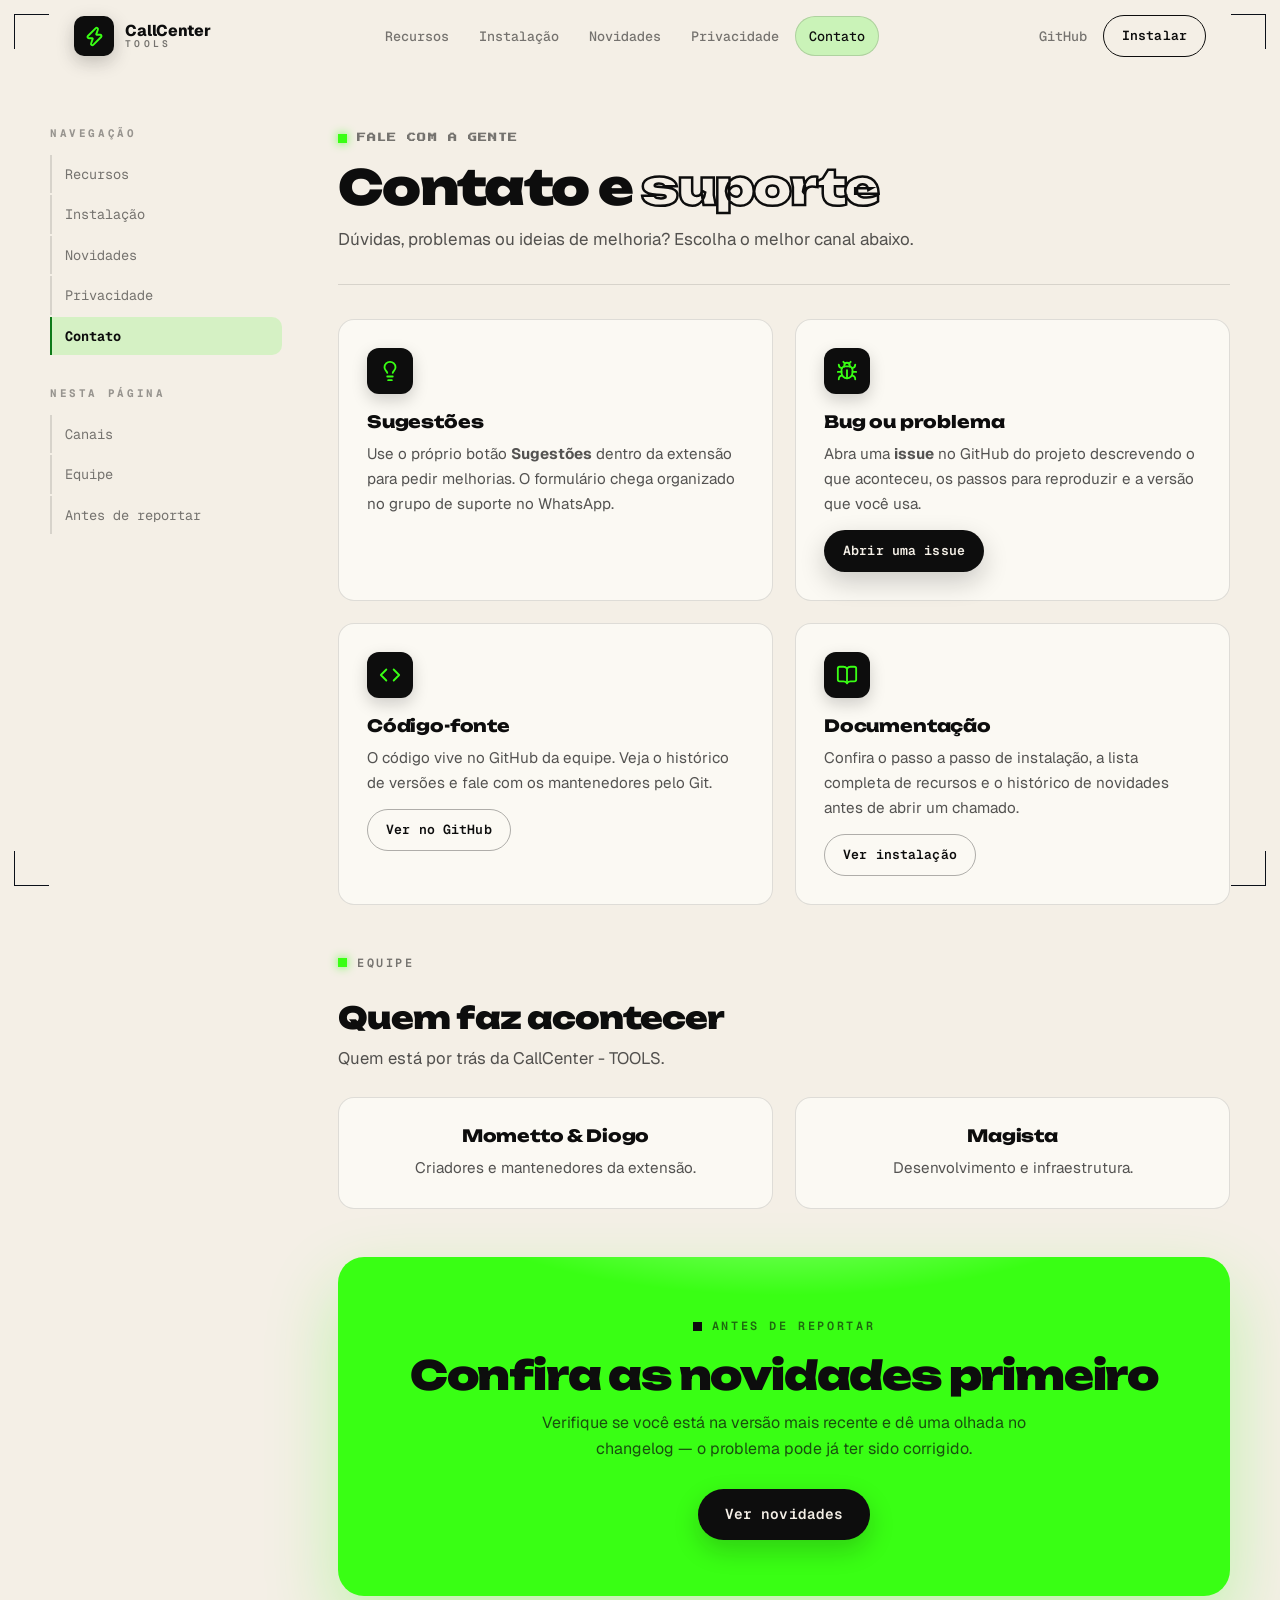
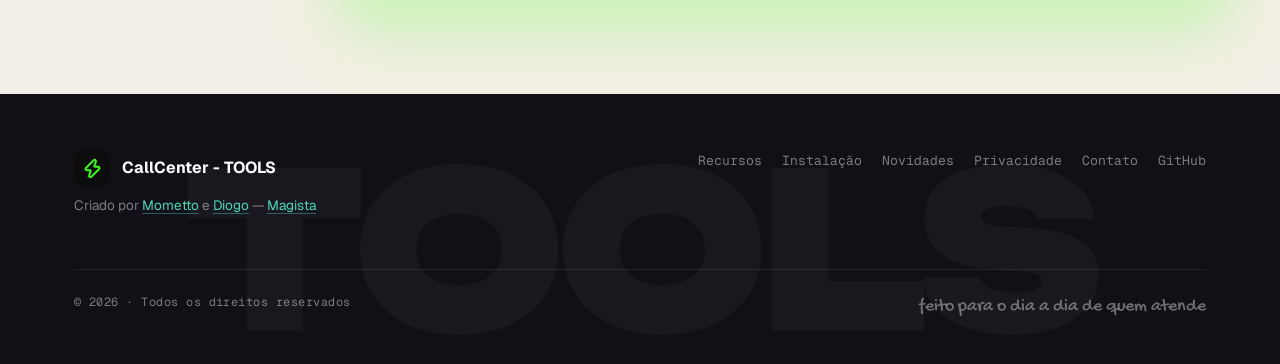
<file: docs/contato.html>
<!DOCTYPE html>
<html lang="pt-BR">
<head>
<meta charset="UTF-8">
<meta name="viewport" content="width=device-width, initial-scale=1">
<title>Contato — CallCenter - TOOLS</title>
<meta name="description" content="Entre em contato com a equipe da extensão CallCenter TOOLS. Suporte, sugestões e repositório no GitHub.">
<meta name="theme-color" content="#f4efe6">
<link rel="icon" href="assets/favicon.svg" type="image/svg+xml">
<link rel="preconnect" href="https://fonts.googleapis.com">
<link rel="preconnect" href="https://fonts.gstatic.com" crossorigin>
<link href="https://fonts.googleapis.com/css2?family=Geist:wght@100..900&family=Geist+Mono:wght@100..900&family=Unbounded:wght@400..900&family=Press+Start+2P&family=Gochi+Hand&display=swap" rel="stylesheet">
<link rel="stylesheet" href="assets/site.css">
</head>
<body>

<header class="site-header">
  <div class="wrap header-inner">
    <a class="brand" href="index.html" aria-label="CallCenter TOOLS — início">
      <span class="brand-mark"><svg class="li" viewBox="0 0 24 24" aria-hidden="true"><path d="M15.914 4a1.5 1.5 0 00-2.474-1.561l-9 9A1.5 1.5 0 005.5 14h4.002a.5.5 0 01.471.666L8.086 20a1.5 1.5 0 002.475 1.56l9-9A1.5 1.5 0 0018.5 10h-3.997a.5.5 0 01-.472-.667z"/></svg></span>
      <span class="brand-txt"><b>CallCenter</b><i>Tools</i></span>
    </a>
    <button class="nav-toggle" aria-label="Abrir menu" aria-expanded="false"><svg class="li" viewBox="0 0 24 24" aria-hidden="true"><path d="M4 5h16"/><path d="M4 12h16"/><path d="M4 19h16"/></svg></button>
    <nav class="nav">
      <a href="recursos.html">Recursos</a>
      <a href="instalacao.html">Instalação</a>
      <a href="changelog.html">Novidades</a>
      <a href="privacidade.html">Privacidade</a>
      <a href="contato.html">Contato</a>
    </nav>
    <div class="header-cta">
      <a class="header-link" href="https://github.com/Lucasmagista" rel="noopener">GitHub</a>
      <a class="btn btn-outline btn-sm" href="https://chromewebstore.google.com/detail/callcenter-tools/acgdpiahfakpindcloiopmelfihkiefa" target="_blank" rel="noopener">Instalar</a>
    </div>
  </div>
</header>

<main>
  <div class="wrap docs">
    <aside class="docs-aside">
      <p class="side-title">Navegação</p>
      <nav>
        <a href="recursos.html">Recursos</a>
        <a href="instalacao.html">Instalação</a>
        <a href="changelog.html">Novidades</a>
        <a href="privacidade.html">Privacidade</a>
        <a href="contato.html">Contato</a>
      </nav>
      <p class="side-title">Nesta página</p>
      <nav>
        <a href="#canais">Canais</a>
        <a href="#equipe">Equipe</a>
        <a href="#antes">Antes de reportar</a>
      </nav>
    </aside>

    <div class="docs-content">
      <header class="docs-head">
        <span class="eyebrow pixel">FALE COM A GENTE</span>
        <h1>Contato e <span class="hollow">suporte</span></h1>
        <p class="lead">Dúvidas, problemas ou ideias de melhoria? Escolha o melhor canal abaixo.</p>
      </header>

      <div class="grid grid-2" id="canais">
        <div class="card" data-reveal>
          <div class="ico"><svg class="li" viewBox="0 0 24 24" aria-hidden="true"><path d="M15 14c.2-1 .7-1.7 1.5-2.5 1-.9 1.5-2.2 1.5-3.5A6 6 0 0 0 6 8c0 1 .2 2.2 1.5 3.5.7.7 1.3 1.5 1.5 2.5"/><path d="M9 18h6"/><path d="M10 22h4"/></svg></div>
          <h3>Sugestões</h3>
          <p>Use o próprio botão <strong>Sugestões</strong> dentro da extensão para pedir melhorias. O formulário chega organizado no grupo de suporte no WhatsApp.</p>
        </div>
        <div class="card" data-reveal style="--d:80ms">
          <div class="ico"><svg class="li" viewBox="0 0 24 24" aria-hidden="true"><path d="M12 20v-9"/><path d="M14 7a4 4 0 0 1 4 4v3a6 6 0 0 1-12 0v-3a4 4 0 0 1 4-4z"/><path d="M14.12 3.88 16 2"/><path d="M21 21a4 4 0 0 0-3.81-4"/><path d="M21 5a4 4 0 0 1-3.55 3.97"/><path d="M22 13h-4"/><path d="M3 21a4 4 0 0 1 3.81-4"/><path d="M3 5a4 4 0 0 0 3.55 3.97"/><path d="M6 13H2"/><path d="m8 2 1.88 1.88"/><path d="M9 7.13V6a3 3 0 1 1 6 0v1.13"/></svg></div>
          <h3>Bug ou problema</h3>
          <p>Abra uma <strong>issue</strong> no GitHub do projeto descrevendo o que aconteceu, os passos para reproduzir e a versão que você usa.</p>
          <p style="margin-top:14px"><a class="btn btn-primary btn-sm" href="https://github.com/Lucasmagista" rel="noopener">Abrir uma issue</a></p>
        </div>
        <div class="card" data-reveal>
          <div class="ico"><svg class="li" viewBox="0 0 24 24" aria-hidden="true"><path d="m16 18 6-6-6-6"/><path d="m8 6-6 6 6 6"/></svg></div>
          <h3>Código-fonte</h3>
          <p>O código vive no GitHub da equipe. Veja o histórico de versões e fale com os mantenedores pelo Git.</p>
          <p style="margin-top:14px"><a class="btn btn-ghost btn-sm" href="https://github.com/Lucasmagista" rel="noopener">Ver no GitHub</a></p>
        </div>
        <div class="card" data-reveal style="--d:80ms">
          <div class="ico"><svg class="li" viewBox="0 0 24 24" aria-hidden="true"><path d="M12 5v16"/><path d="M20.001 19A2 2 0 0022 17V5a2 2 0 00-1.999-2L16 3.002A5 5 0 0012 5a5 5 0 00-4-2H4a2 2 0 00-2 2v12a2 2 0 001.999 2H8a5 5 0 014 2 5 5 0 014-2z"/></svg></div>
          <h3>Documentação</h3>
          <p>Confira o passo a passo de instalação, a lista completa de recursos e o histórico de novidades antes de abrir um chamado.</p>
          <p style="margin-top:14px"><a class="btn btn-ghost btn-sm" href="instalacao.html">Ver instalação</a></p>
        </div>
      </div>

      <section id="equipe" style="padding:44px 0 0">
        <div class="section-head left" style="margin-bottom:24px">
          <span class="eyebrow">EQUIPE</span>
          <h2 style="font-size:clamp(1.4rem,2.6vw,1.9rem);margin:14px 0 10px">Quem faz acontecer</h2>
          <p>Quem está por trás da CallCenter - TOOLS.</p>
        </div>
        <div class="grid grid-2">
          <div class="card center" data-reveal>
            <h3><a href="https://github.com/lv777x" rel="noopener">Mometto</a> &amp; <a href="https://github.com/PaulaoMecanicas11" rel="noopener">Diogo</a></h3>
            <p>Criadores e mantenedores da extensão.</p>
          </div>
          <div class="card center" data-reveal style="--d:80ms">
            <h3><a href="https://www.magista.dev/">Magista</a></h3>
            <p>Desenvolvimento e infraestrutura.</p>
          </div>
        </div>
      </section>

      <div class="cta-band" id="antes" style="margin-top:48px" data-reveal>
        <span class="eyebrow">ANTES DE REPORTAR</span>
        <h2>Confira as novidades primeiro</h2>
        <p>Verifique se você está na versão mais recente e dê uma olhada no changelog — o problema pode já ter sido corrigido.</p>
        <a class="btn btn-primary" href="changelog.html">Ver novidades</a>
      </div>
    </div>
  </div>
</main>

<footer class="site-footer">
  <div class="wrap footer-inner">
    <div>
      <div class="footer-brand">
        <span class="brand-mark"><svg class="li" viewBox="0 0 24 24" aria-hidden="true"><path d="M15.914 4a1.5 1.5 0 00-2.474-1.561l-9 9A1.5 1.5 0 005.5 14h4.002a.5.5 0 01.471.666L8.086 20a1.5 1.5 0 002.475 1.56l9-9A1.5 1.5 0 0018.5 10h-3.997a.5.5 0 01-.472-.667z"/></svg></span>
        <div><strong>CallCenter - TOOLS</strong></div>
      </div>
      <div class="footer-note">Criado por <a href="https://github.com/lv777x" rel="noopener">Mometto</a> e <a href="https://github.com/PaulaoMecanicas11" rel="noopener">Diogo</a> — <a href="https://www.magista.dev/">Magista</a></div>
    </div>
    <nav class="footer-links">
      <a href="recursos.html">Recursos</a>
      <a href="instalacao.html">Instalação</a>
      <a href="changelog.html">Novidades</a>
      <a href="privacidade.html">Privacidade</a>
      <a href="contato.html">Contato</a>
      <a href="https://github.com/Lucasmagista" rel="noopener">GitHub</a>
    </nav>
    <div class="footer-copy">
      <span>© <span id="ano">2026</span> · Todos os direitos reservados</span>
      <span class="sig">feito para o dia a dia de quem atende</span>
    </div>
  </div>
</footer>

<script src="assets/site.js"></script>
</body>
</html>
</file>
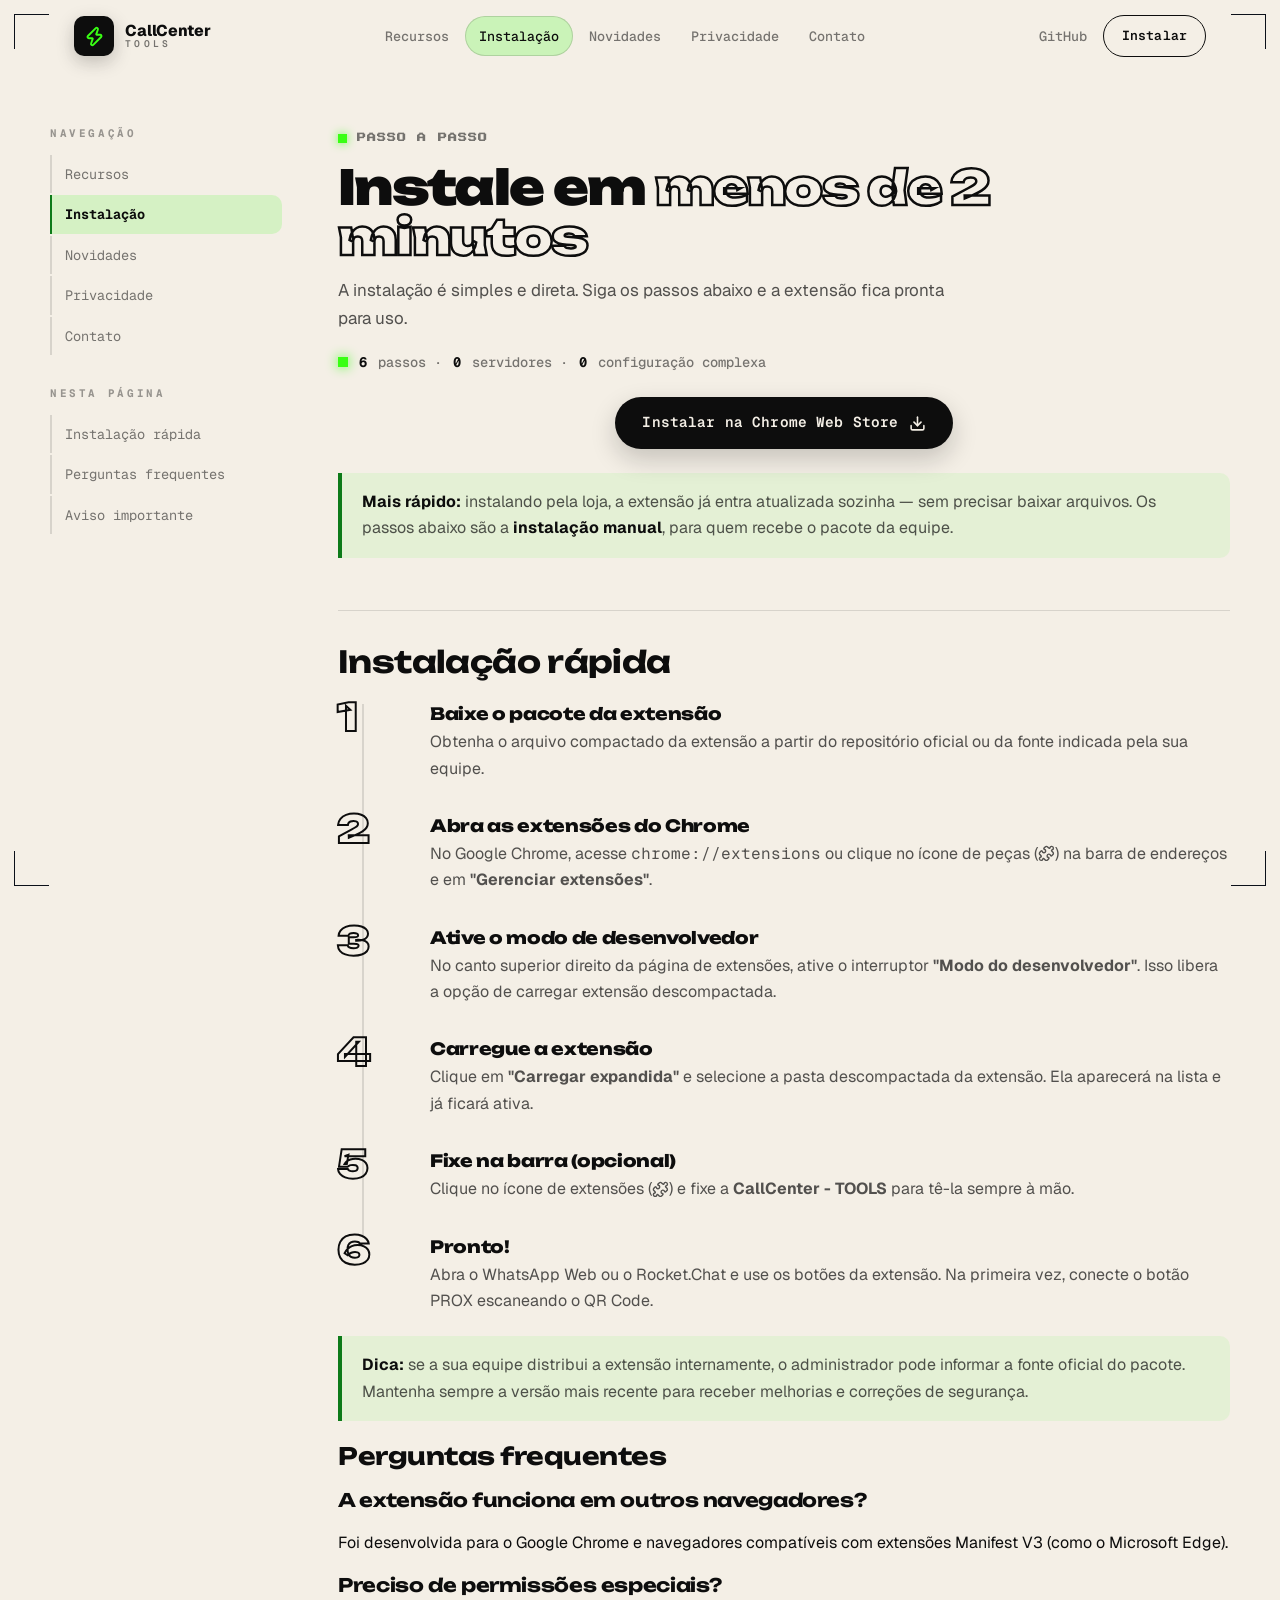
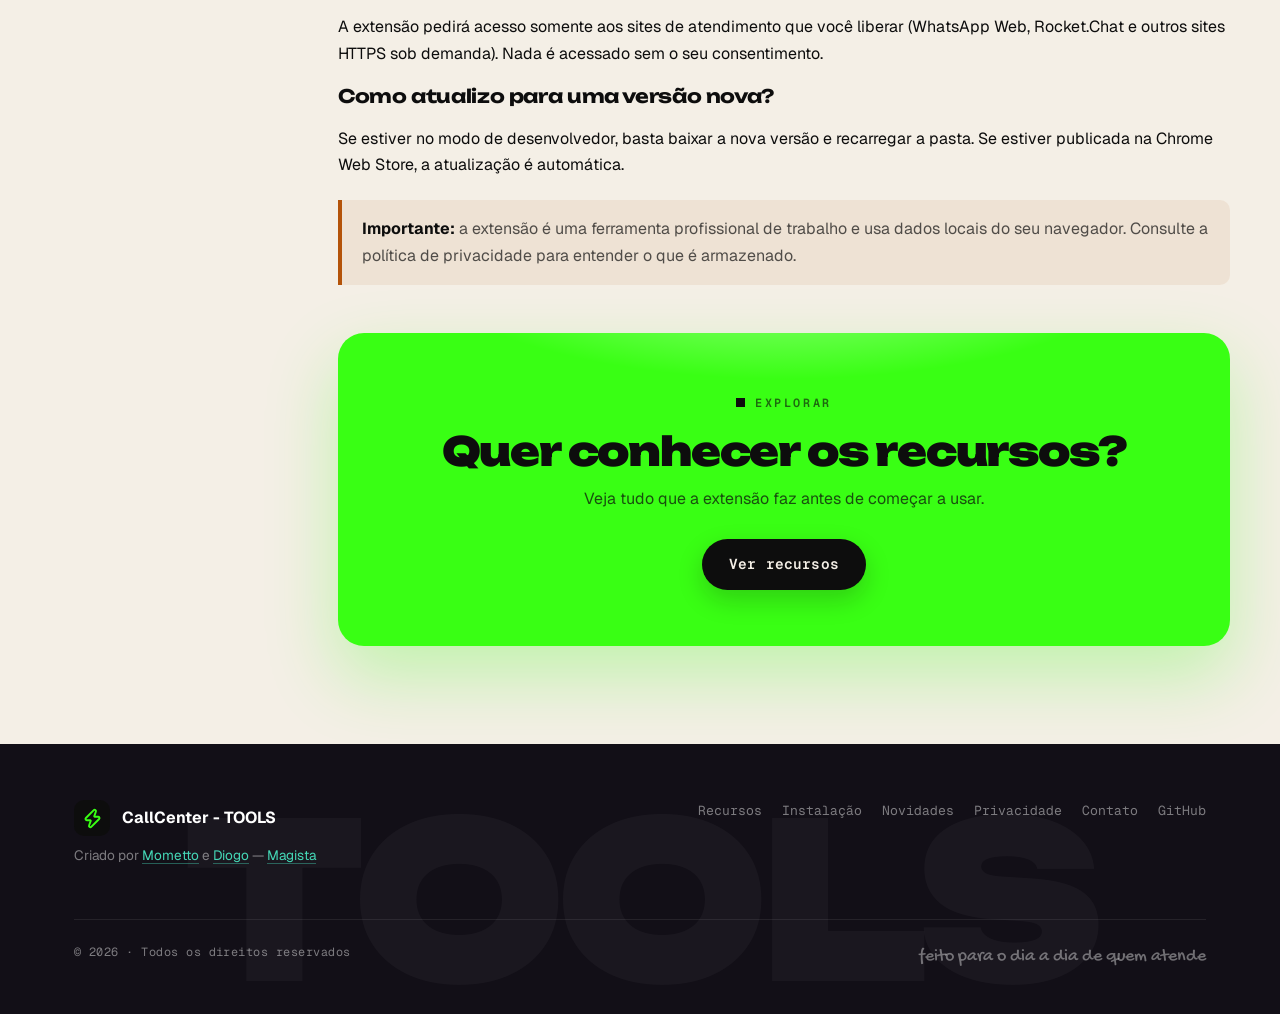
<file: docs/instalacao.html>
<!DOCTYPE html>
<html lang="pt-BR">
<head>
<meta charset="UTF-8">
<meta name="viewport" content="width=device-width, initial-scale=1">
<title>Instalação — CallCenter - TOOLS</title>
<meta name="description" content="Passo a passo para instalar a extensão CallCenter TOOLS no Google Chrome. Rápido e sem complicação.">
<meta name="theme-color" content="#f4efe6">
<link rel="icon" href="assets/favicon.svg" type="image/svg+xml">
<link rel="preconnect" href="https://fonts.googleapis.com">
<link rel="preconnect" href="https://fonts.gstatic.com" crossorigin>
<link href="https://fonts.googleapis.com/css2?family=Geist:wght@100..900&family=Geist+Mono:wght@100..900&family=Unbounded:wght@400..900&family=Press+Start+2P&family=Gochi+Hand&display=swap" rel="stylesheet">
<link rel="stylesheet" href="assets/site.css">
</head>
<body>

<header class="site-header">
  <div class="wrap header-inner">
    <a class="brand" href="index.html" aria-label="CallCenter TOOLS — início">
      <span class="brand-mark"><svg class="li" viewBox="0 0 24 24" aria-hidden="true"><path d="M15.914 4a1.5 1.5 0 00-2.474-1.561l-9 9A1.5 1.5 0 005.5 14h4.002a.5.5 0 01.471.666L8.086 20a1.5 1.5 0 002.475 1.56l9-9A1.5 1.5 0 0018.5 10h-3.997a.5.5 0 01-.472-.667z"/></svg></span>
      <span class="brand-txt"><b>CallCenter</b><i>Tools</i></span>
    </a>
    <button class="nav-toggle" aria-label="Abrir menu" aria-expanded="false"><svg class="li" viewBox="0 0 24 24" aria-hidden="true"><path d="M4 5h16"/><path d="M4 12h16"/><path d="M4 19h16"/></svg></button>
    <nav class="nav">
      <a href="recursos.html">Recursos</a>
      <a href="instalacao.html">Instalação</a>
      <a href="changelog.html">Novidades</a>
      <a href="privacidade.html">Privacidade</a>
      <a href="contato.html">Contato</a>
    </nav>
    <div class="header-cta">
      <a class="header-link" href="https://github.com/Lucasmagista" rel="noopener">GitHub</a>
      <a class="btn btn-outline btn-sm" href="https://chromewebstore.google.com/detail/callcenter-tools/acgdpiahfakpindcloiopmelfihkiefa" target="_blank" rel="noopener">Instalar</a>
    </div>
  </div>
</header>

<main>
  <div class="wrap docs">
    <aside class="docs-aside">
      <p class="side-title">Navegação</p>
      <nav>
        <a href="recursos.html">Recursos</a>
        <a href="instalacao.html">Instalação</a>
        <a href="changelog.html">Novidades</a>
        <a href="privacidade.html">Privacidade</a>
        <a href="contato.html">Contato</a>
      </nav>
      <p class="side-title">Nesta página</p>
      <nav>
        <a href="#passos">Instalação rápida</a>
        <a href="#faq">Perguntas frequentes</a>
        <a href="#importante">Aviso importante</a>
      </nav>
    </aside>

    <div class="docs-content">
      <header class="docs-head">
        <span class="eyebrow pixel">PASSO A PASSO</span>
        <h1>Instale em <span class="hollow">menos de 2 minutos</span></h1>
        <p class="lead">A instalação é simples e direta. Siga os passos abaixo e a extensão fica pronta para uso.</p>
        <p class="tagline" style="margin-top:18px"><b>6</b> passos&nbsp;· <b>0</b> servidores&nbsp;· <b>0</b> configuração complexa</p>
        <div class="hero-cta" style="justify-content:center;margin-top:24px">
          <a class="btn btn-primary" href="https://chromewebstore.google.com/detail/callcenter-tools/acgdpiahfakpindcloiopmelfihkiefa" target="_blank" rel="noopener">Instalar na Chrome Web Store <svg class="li" viewBox="0 0 24 24" aria-hidden="true"><path d="M12 15V3"/><path d="M21 15v4a2 2 0 0 1-2 2H5a2 2 0 0 1-2-2v-4"/><path d="m7 10 5 5 5-5"/></svg></a>
        </div>
        <div class="callout" style="margin-top:24px">
          <strong>Mais rápido:</strong> instalando pela loja, a extensão já entra atualizada sozinha — sem precisar baixar arquivos. Os passos abaixo são a <strong>instalação manual</strong>, para quem recebe o pacote da equipe.
        </div>
      </header>

      <h2 id="passos" style="margin-top:0;border:none;padding:0;font-size:clamp(1.4rem,2.6vw,1.9rem)">Instalação rápida</h2>
      <ol class="steps">
        <li>
          <h3>Baixe o pacote da extensão</h3>
          <p>Obtenha o arquivo compactado da extensão a partir do repositório oficial ou da fonte indicada pela sua equipe.</p>
        </li>
        <li>
          <h3>Abra as extensões do Chrome</h3>
          <p>No Google Chrome, acesse <span class="mono">chrome://extensions</span> ou clique no ícone de peças (<svg class="li li-inline" viewBox="0 0 24 24" aria-hidden="true"><path d="M15.39 4.39a1 1 0 0 0 1.68-.474 2.5 2.5 0 1 1 3.014 3.015 1 1 0 0 0-.474 1.68l1.683 1.682a2.414 2.414 0 0 1 0 3.414L19.61 15.39a1 1 0 0 1-1.68-.474 2.5 2.5 0 1 0-3.014 3.015 1 1 0 0 1 .474 1.68l-1.683 1.682a2.414 2.414 0 0 1-3.414 0L8.61 19.61a1 1 0 0 0-1.68.474 2.5 2.5 0 1 1-3.014-3.015 1 1 0 0 0 .474-1.68l-1.683-1.682a2.414 2.414 0 0 1 0-3.414L4.39 8.61a1 1 0 0 1 1.68.474 2.5 2.5 0 1 0 3.014-3.015 1 1 0 0 1-.474-1.68l1.683-1.682a2.414 2.414 0 0 1 3.414 0z"/></svg>) na barra de endereços e em <strong>"Gerenciar extensões"</strong>.</p>
        </li>
        <li>
          <h3>Ative o modo de desenvolvedor</h3>
          <p>No canto superior direito da página de extensões, ative o interruptor <strong>"Modo do desenvolvedor"</strong>. Isso libera a opção de carregar extensão descompactada.</p>
        </li>
        <li>
          <h3>Carregue a extensão</h3>
          <p>Clique em <strong>"Carregar expandida"</strong> e selecione a pasta descompactada da extensão. Ela aparecerá na lista e já ficará ativa.</p>
        </li>
        <li>
          <h3>Fixe na barra (opcional)</h3>
          <p>Clique no ícone de extensões (<svg class="li li-inline" viewBox="0 0 24 24" aria-hidden="true"><path d="M15.39 4.39a1 1 0 0 0 1.68-.474 2.5 2.5 0 1 1 3.014 3.015 1 1 0 0 0-.474 1.68l1.683 1.682a2.414 2.414 0 0 1 0 3.414L19.61 15.39a1 1 0 0 1-1.68-.474 2.5 2.5 0 1 0-3.014 3.015 1 1 0 0 1 .474 1.68l-1.683 1.682a2.414 2.414 0 0 1-3.414 0L8.61 19.61a1 1 0 0 0-1.68.474 2.5 2.5 0 1 1-3.014-3.015 1 1 0 0 0 .474-1.68l-1.683-1.682a2.414 2.414 0 0 1 0-3.414L4.39 8.61a1 1 0 0 1 1.68.474 2.5 2.5 0 1 0 3.014-3.015 1 1 0 0 1-.474-1.68l1.683-1.682a2.414 2.414 0 0 1 3.414 0z"/></svg>) e fixe a <strong>CallCenter - TOOLS</strong> para tê-la sempre à mão.</p>
        </li>
        <li>
          <h3>Pronto!</h3>
          <p>Abra o WhatsApp Web ou o Rocket.Chat e use os botões da extensão. Na primeira vez, conecte o botão PROX escaneando o QR Code.</p>
        </li>
      </ol>

      <div class="callout">
        <strong>Dica:</strong> se a sua equipe distribui a extensão internamente, o administrador pode informar a fonte oficial do pacote. Mantenha sempre a versão mais recente para receber melhorias e correções de segurança.
      </div>

      <h2 id="faq">Perguntas frequentes</h2>

      <h3>A extensão funciona em outros navegadores?</h3>
      <p>Foi desenvolvida para o Google Chrome e navegadores compatíveis com extensões Manifest V3 (como o Microsoft Edge).</p>

      <h3>Preciso de permissões especiais?</h3>
      <p>A extensão pedirá acesso somente aos sites de atendimento que você liberar (WhatsApp Web, Rocket.Chat e outros sites HTTPS sob demanda). Nada é acessado sem o seu consentimento.</p>

      <h3>Como atualizo para uma versão nova?</h3>
      <p>Se estiver no modo de desenvolvedor, basta baixar a nova versão e recarregar a pasta. Se estiver publicada na Chrome Web Store, a atualização é automática.</p>

      <div class="callout warn" id="importante">
        <strong>Importante:</strong> a extensão é uma ferramenta profissional de trabalho e usa dados locais do seu navegador. Consulte a <a href="privacidade.html">política de privacidade</a> para entender o que é armazenado.
      </div>

      <div class="cta-band" style="margin-top:48px" data-reveal>
        <span class="eyebrow">EXPLORAR</span>
        <h2>Quer conhecer os recursos?</h2>
        <p>Veja tudo que a extensão faz antes de começar a usar.</p>
        <a class="btn btn-primary" href="recursos.html">Ver recursos</a>
      </div>
    </div>
  </div>
</main>

<footer class="site-footer">
  <div class="wrap footer-inner">
    <div>
      <div class="footer-brand">
        <span class="brand-mark"><svg class="li" viewBox="0 0 24 24" aria-hidden="true"><path d="M15.914 4a1.5 1.5 0 00-2.474-1.561l-9 9A1.5 1.5 0 005.5 14h4.002a.5.5 0 01.471.666L8.086 20a1.5 1.5 0 002.475 1.56l9-9A1.5 1.5 0 0018.5 10h-3.997a.5.5 0 01-.472-.667z"/></svg></span>
        <div><strong>CallCenter - TOOLS</strong></div>
      </div>
      <div class="footer-note">Criado por <a href="https://github.com/lv777x" rel="noopener">Mometto</a> e <a href="https://github.com/PaulaoMecanicas11" rel="noopener">Diogo</a> — <a href="https://www.magista.dev/">Magista</a></div>
    </div>
    <nav class="footer-links">
      <a href="recursos.html">Recursos</a>
      <a href="instalacao.html">Instalação</a>
      <a href="changelog.html">Novidades</a>
      <a href="privacidade.html">Privacidade</a>
      <a href="contato.html">Contato</a>
      <a href="https://github.com/Lucasmagista" rel="noopener">GitHub</a>
    </nav>
    <div class="footer-copy">
      <span>© <span id="ano">2026</span> · Todos os direitos reservados</span>
      <span class="sig">feito para o dia a dia de quem atende</span>
    </div>
  </div>
</footer>

<script src="assets/site.js"></script>
</body>
</html>
</file>
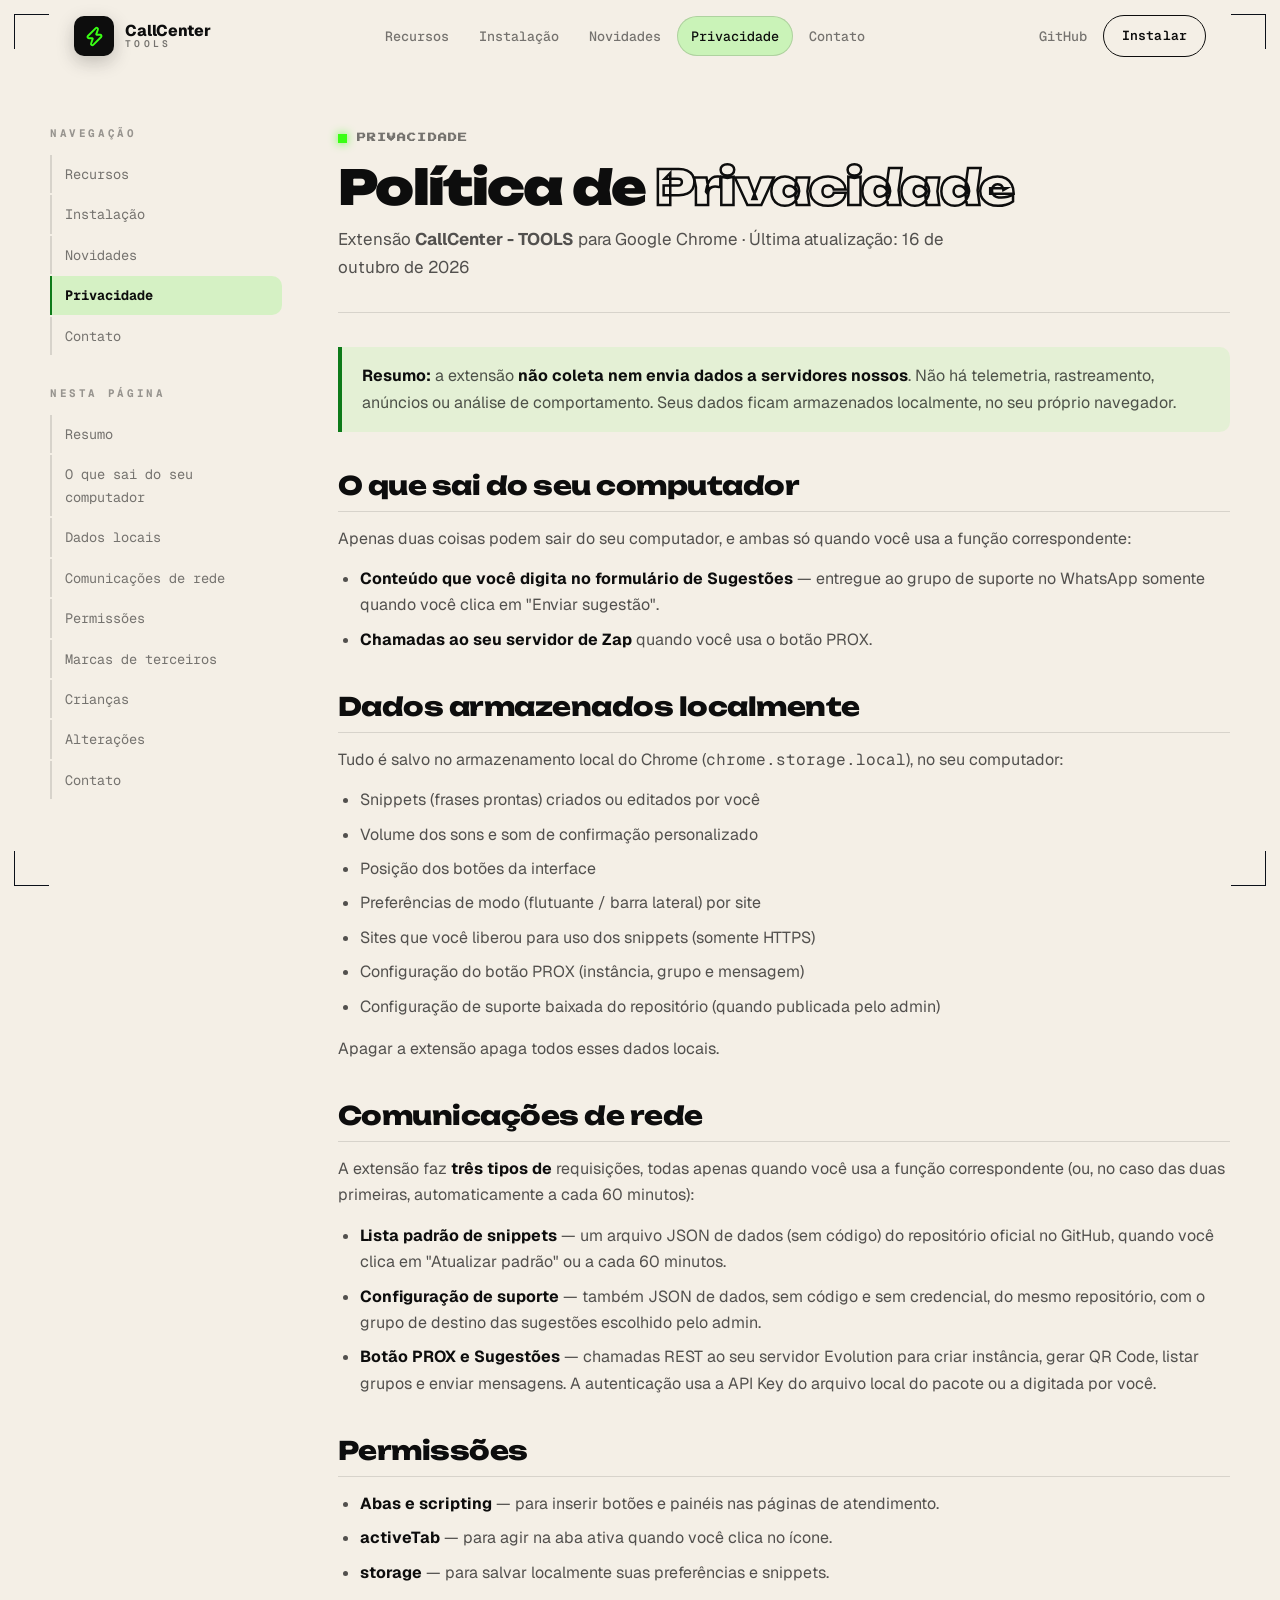
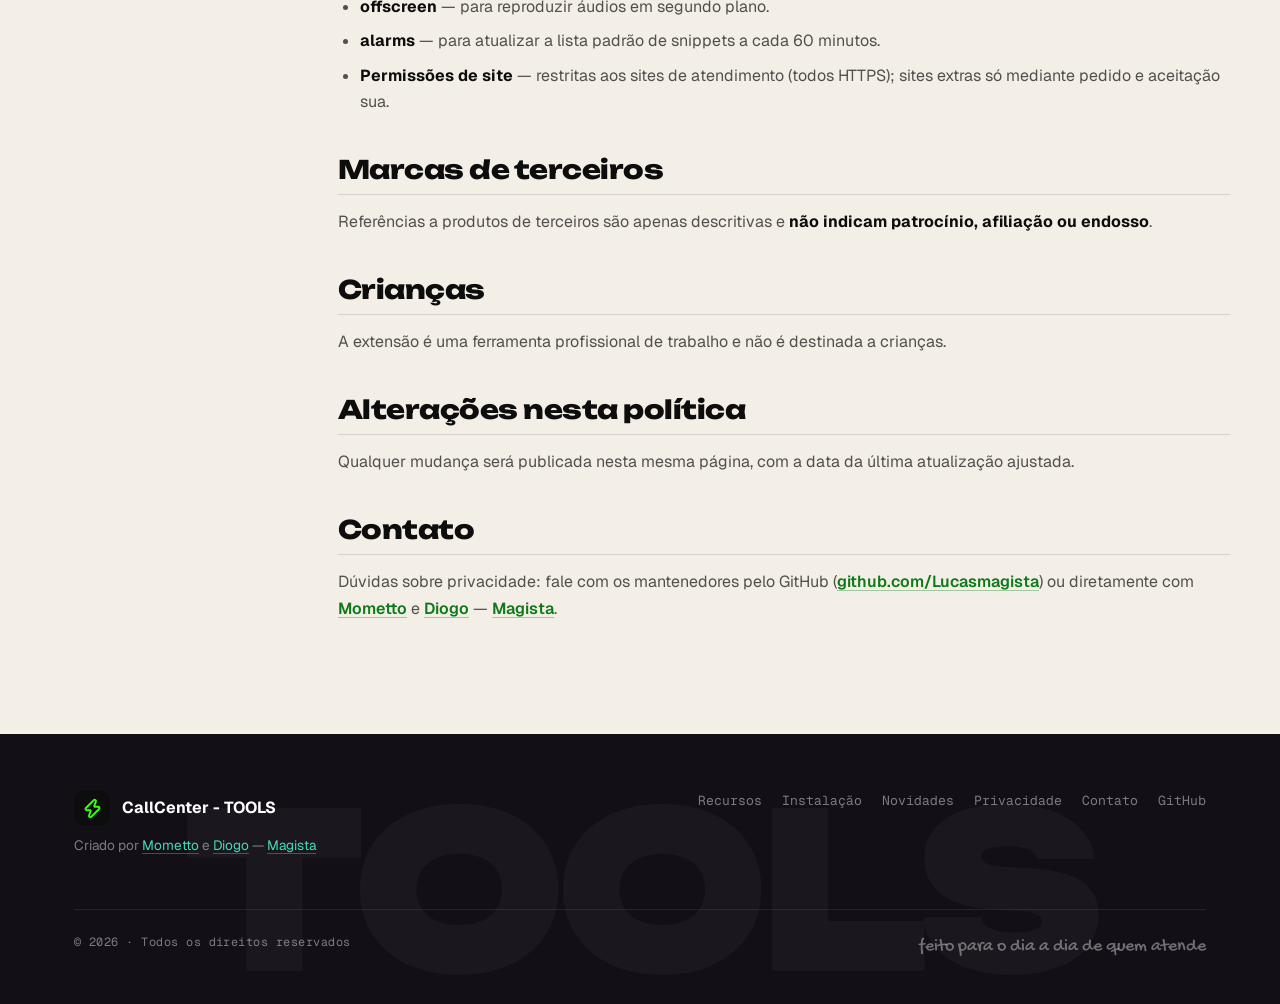
<file: docs/privacidade.html>
<!DOCTYPE html>
<html lang="pt-BR">
<head>
<meta charset="UTF-8">
<meta name="viewport" content="width=device-width, initial-scale=1">
<title>Política de Privacidade — CallCenter - TOOLS</title>
<meta name="description" content="Política de privacidade da extensão CallCenter TOOLS. Sem telemetria, sem rastreamento. Dados armazenados localmente no seu navegador.">
<meta name="theme-color" content="#f4efe6">
<link rel="icon" href="assets/favicon.svg" type="image/svg+xml">
<link rel="preconnect" href="https://fonts.googleapis.com">
<link rel="preconnect" href="https://fonts.gstatic.com" crossorigin>
<link href="https://fonts.googleapis.com/css2?family=Geist:wght@100..900&family=Geist+Mono:wght@100..900&family=Unbounded:wght@400..900&family=Press+Start+2P&family=Gochi+Hand&display=swap" rel="stylesheet">
<link rel="stylesheet" href="assets/site.css">
</head>
<body>

<header class="site-header">
  <div class="wrap header-inner">
    <a class="brand" href="index.html" aria-label="CallCenter TOOLS — início">
      <span class="brand-mark"><svg class="li" viewBox="0 0 24 24" aria-hidden="true"><path d="M15.914 4a1.5 1.5 0 00-2.474-1.561l-9 9A1.5 1.5 0 005.5 14h4.002a.5.5 0 01.471.666L8.086 20a1.5 1.5 0 002.475 1.56l9-9A1.5 1.5 0 0018.5 10h-3.997a.5.5 0 01-.472-.667z"/></svg></span>
      <span class="brand-txt"><b>CallCenter</b><i>Tools</i></span>
    </a>
    <button class="nav-toggle" aria-label="Abrir menu" aria-expanded="false"><svg class="li" viewBox="0 0 24 24" aria-hidden="true"><path d="M4 5h16"/><path d="M4 12h16"/><path d="M4 19h16"/></svg></button>
    <nav class="nav">
      <a href="recursos.html">Recursos</a>
      <a href="instalacao.html">Instalação</a>
      <a href="changelog.html">Novidades</a>
      <a href="privacidade.html">Privacidade</a>
      <a href="contato.html">Contato</a>
    </nav>
    <div class="header-cta">
      <a class="header-link" href="https://github.com/Lucasmagista" rel="noopener">GitHub</a>
      <a class="btn btn-outline btn-sm" href="https://chromewebstore.google.com/detail/callcenter-tools/acgdpiahfakpindcloiopmelfihkiefa" target="_blank" rel="noopener">Instalar</a>
    </div>
  </div>
</header>

<main>
  <div class="wrap docs">
    <aside class="docs-aside">
      <p class="side-title">Navegação</p>
      <nav>
        <a href="recursos.html">Recursos</a>
        <a href="instalacao.html">Instalação</a>
        <a href="changelog.html">Novidades</a>
        <a href="privacidade.html">Privacidade</a>
        <a href="contato.html">Contato</a>
      </nav>
      <p class="side-title">Nesta página</p>
      <nav>
        <a href="#resumo">Resumo</a>
        <a href="#sai">O que sai do seu computador</a>
        <a href="#local">Dados locais</a>
        <a href="#rede">Comunicações de rede</a>
        <a href="#permissoes">Permissões</a>
        <a href="#terceiros">Marcas de terceiros</a>
        <a href="#criancas">Crianças</a>
        <a href="#alteracoes">Alterações</a>
        <a href="#contato">Contato</a>
      </nav>
    </aside>

    <div class="docs-content">
      <header class="docs-head">
        <span class="eyebrow pixel">PRIVACIDADE</span>
        <h1>Política de <span class="hollow">Privacidade</span></h1>
        <p class="lead">Extensão <strong>CallCenter - TOOLS</strong> para Google Chrome · Última atualização: 16 de outubro de 2026</p>
      </header>

      <article class="article">
        <div class="callout" id="resumo">
          <strong>Resumo:</strong> a extensão <strong>não coleta nem envia dados a servidores nossos</strong>. Não há telemetria, rastreamento, anúncios ou análise de comportamento. Seus dados ficam armazenados localmente, no seu próprio navegador.
        </div>

        <h2 id="sai">O que sai do seu computador</h2>
        <p>Apenas duas coisas podem sair do seu computador, e ambas só quando você usa a função correspondente:</p>
        <ul>
          <li><strong>Conteúdo que você digita no formulário de Sugestões</strong> — entregue ao grupo de suporte no WhatsApp somente quando você clica em "Enviar sugestão".</li>
          <li><strong>Chamadas ao seu servidor de Zap</strong> quando você usa o botão PROX.</li>
        </ul>

        <h2 id="local">Dados armazenados localmente</h2>
        <p>Tudo é salvo no armazenamento local do Chrome (<span class="mono">chrome.storage.local</span>), no seu computador:</p>
        <ul>
          <li>Snippets (frases prontas) criados ou editados por você</li>
          <li>Volume dos sons e som de confirmação personalizado</li>
          <li>Posição dos botões da interface</li>
          <li>Preferências de modo (flutuante / barra lateral) por site</li>
          <li>Sites que você liberou para uso dos snippets (somente HTTPS)</li>
          <li>Configuração do botão PROX (instância, grupo e mensagem)</li>
          <li>Configuração de suporte baixada do repositório (quando publicada pelo admin)</li>
        </ul>
        <p>Apagar a extensão apaga todos esses dados locais.</p>

        <h2 id="rede">Comunicações de rede</h2>
        <p>A extensão faz <strong>três tipos de</strong> requisições, todas apenas quando você usa a função correspondente (ou, no caso das duas primeiras, automaticamente a cada 60 minutos):</p>
        <ul>
          <li><strong>Lista padrão de snippets</strong> — um arquivo JSON de dados (sem código) do repositório oficial no GitHub, quando você clica em "Atualizar padrão" ou a cada 60 minutos.</li>
          <li><strong>Configuração de suporte</strong> — também JSON de dados, sem código e sem credencial, do mesmo repositório, com o grupo de destino das sugestões escolhido pelo admin.</li>
          <li><strong>Botão PROX e Sugestões</strong> — chamadas REST ao seu servidor Evolution para criar instância, gerar QR Code, listar grupos e enviar mensagens. A autenticação usa a API Key do arquivo local do pacote ou a digitada por você.</li>
        </ul>

        <h2 id="permissoes">Permissões</h2>
        <ul>
          <li><strong>Abas e scripting</strong> — para inserir botões e painéis nas páginas de atendimento.</li>
          <li><strong>activeTab</strong> — para agir na aba ativa quando você clica no ícone.</li>
          <li><strong>storage</strong> — para salvar localmente suas preferências e snippets.</li>
          <li><strong>offscreen</strong> — para reproduzir áudios em segundo plano.</li>
          <li><strong>alarms</strong> — para atualizar a lista padrão de snippets a cada 60 minutos.</li>
          <li><strong>Permissões de site</strong> — restritas aos sites de atendimento (todos HTTPS); sites extras só mediante pedido e aceitação sua.</li>
        </ul>

        <h2 id="terceiros">Marcas de terceiros</h2>
        <p>Referências a produtos de terceiros são apenas descritivas e <strong>não indicam patrocínio, afiliação ou endosso</strong>.</p>

        <h2 id="criancas">Crianças</h2>
        <p>A extensão é uma ferramenta profissional de trabalho e não é destinada a crianças.</p>

        <h2 id="alteracoes">Alterações nesta política</h2>
        <p>Qualquer mudança será publicada nesta mesma página, com a data da última atualização ajustada.</p>

        <h2 id="contato">Contato</h2>
        <p>Dúvidas sobre privacidade: fale com os mantenedores pelo GitHub (<a href="https://github.com/Lucasmagista" rel="noopener">github.com/Lucasmagista</a>) ou diretamente com <a href="https://github.com/lv777x" rel="noopener">Mometto</a> e <a href="https://github.com/PaulaoMecanicas11" rel="noopener">Diogo</a> — <a href="https://www.magista.dev/">Magista</a>.</p>
      </article>
    </div>
  </div>
</main>

<footer class="site-footer">
  <div class="wrap footer-inner">
    <div>
      <div class="footer-brand">
        <span class="brand-mark"><svg class="li" viewBox="0 0 24 24" aria-hidden="true"><path d="M15.914 4a1.5 1.5 0 00-2.474-1.561l-9 9A1.5 1.5 0 005.5 14h4.002a.5.5 0 01.471.666L8.086 20a1.5 1.5 0 002.475 1.56l9-9A1.5 1.5 0 0018.5 10h-3.997a.5.5 0 01-.472-.667z"/></svg></span>
        <div><strong>CallCenter - TOOLS</strong></div>
      </div>
      <div class="footer-note">Criado por <a href="https://github.com/lv777x" rel="noopener">Mometto</a> e <a href="https://github.com/PaulaoMecanicas11" rel="noopener">Diogo</a> — <a href="https://www.magista.dev/">Magista</a></div>
    </div>
    <nav class="footer-links">
      <a href="recursos.html">Recursos</a>
      <a href="instalacao.html">Instalação</a>
      <a href="changelog.html">Novidades</a>
      <a href="privacidade.html">Privacidade</a>
      <a href="contato.html">Contato</a>
      <a href="https://github.com/Lucasmagista" rel="noopener">GitHub</a>
    </nav>
    <div class="footer-copy">
      <span>© <span id="ano">2026</span> · Todos os direitos reservados</span>
      <span class="sig">feito para o dia a dia de quem atende</span>
    </div>
  </div>
</footer>

<script src="assets/site.js"></script>
</body>
</html>
</file>
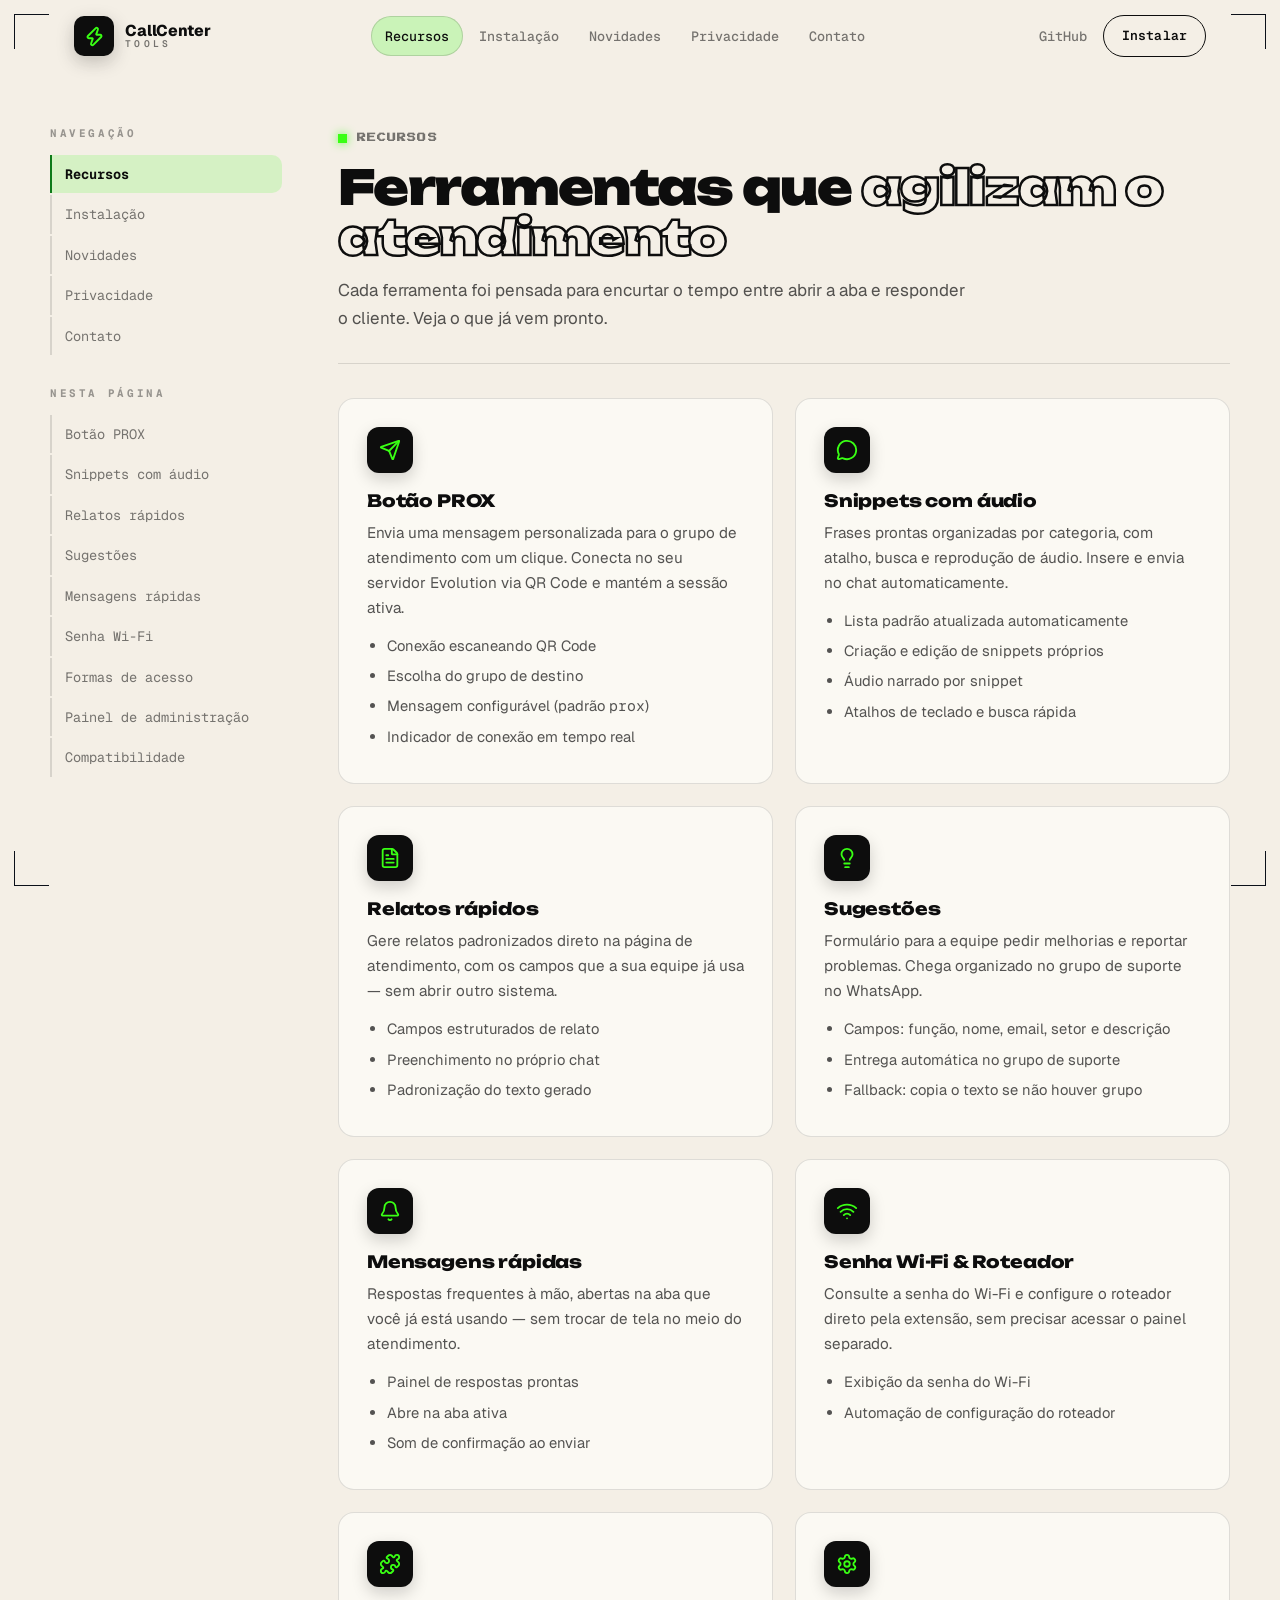
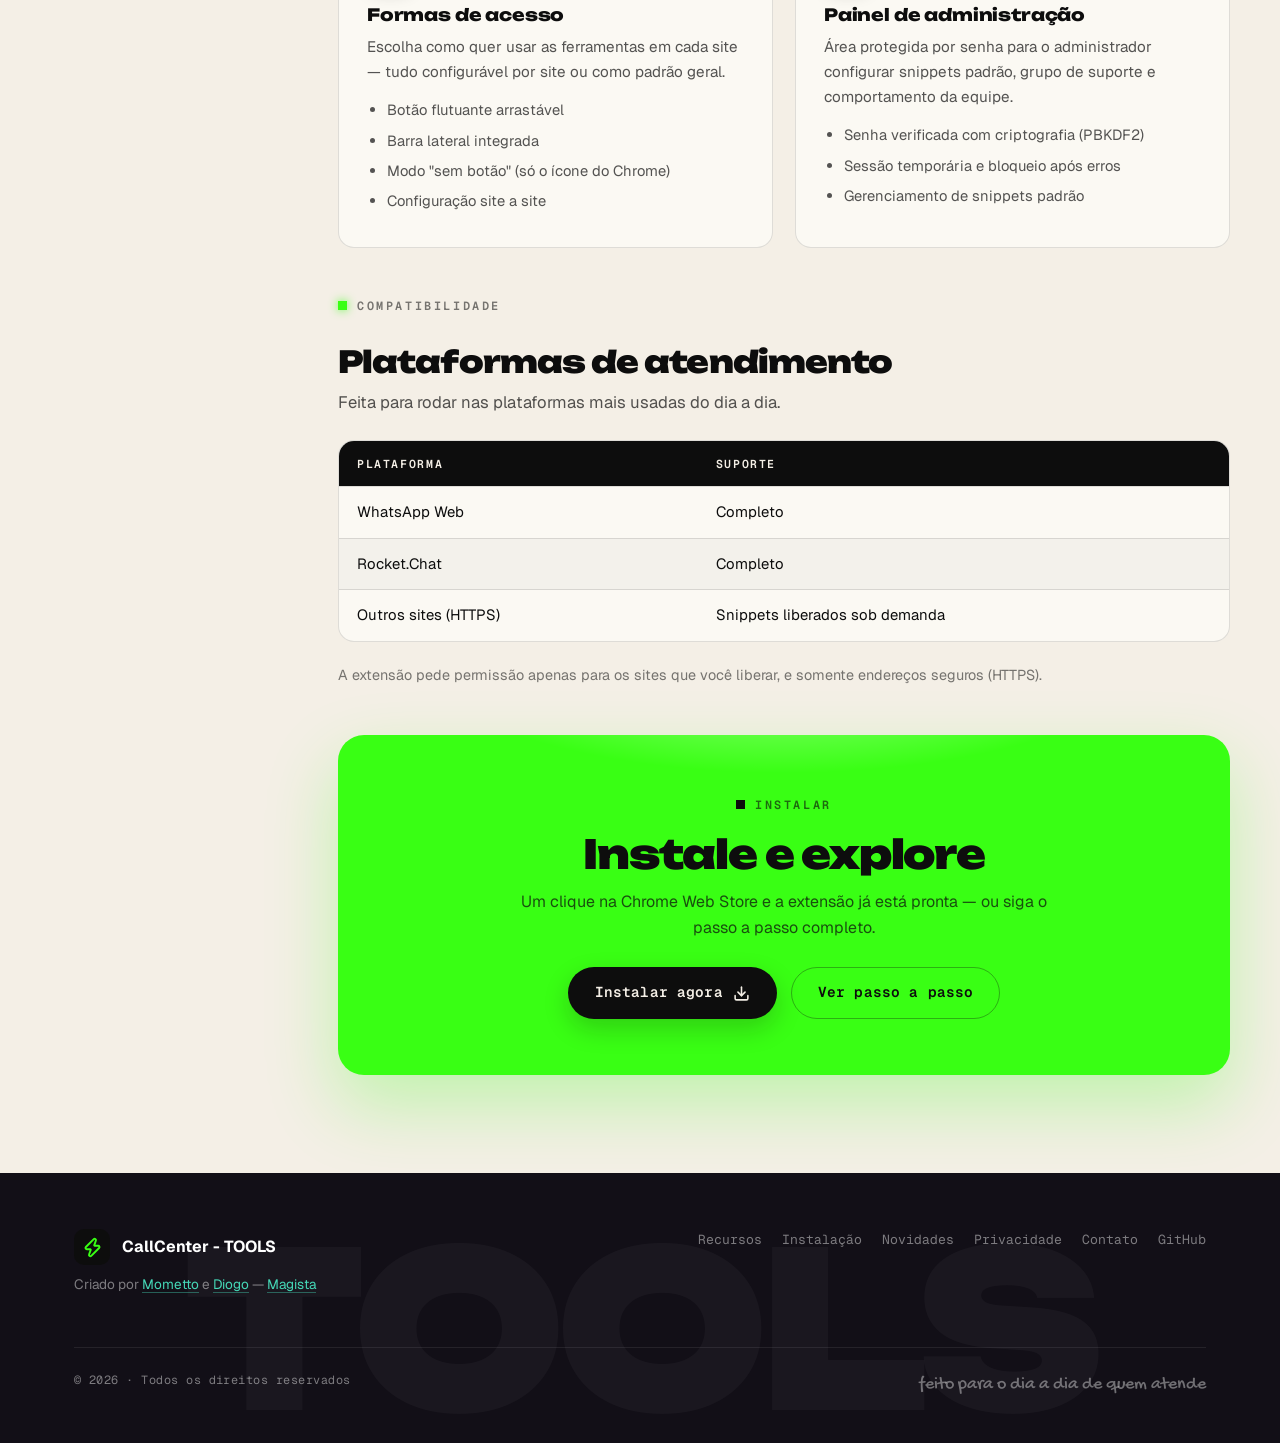
<file: docs/recursos.html>
<!DOCTYPE html>
<html lang="pt-BR">
<head>
<meta charset="UTF-8">
<meta name="viewport" content="width=device-width, initial-scale=1">
<title>Recursos — CallCenter - TOOLS</title>
<meta name="description" content="Conheça todos os recursos da extensão CallCenter TOOLS: PROX, snippets com áudio, relatos, sugestões, mensagens rápidas, senha Wi-Fi e configuração de roteador.">
<meta name="theme-color" content="#f4efe6">
<link rel="icon" href="assets/favicon.svg" type="image/svg+xml">
<link rel="preconnect" href="https://fonts.googleapis.com">
<link rel="preconnect" href="https://fonts.gstatic.com" crossorigin>
<link href="https://fonts.googleapis.com/css2?family=Geist:wght@100..900&family=Geist+Mono:wght@100..900&family=Unbounded:wght@400..900&family=Press+Start+2P&family=Gochi+Hand&display=swap" rel="stylesheet">
<link rel="stylesheet" href="assets/site.css">
</head>
<body>

<header class="site-header">
  <div class="wrap header-inner">
    <a class="brand" href="index.html" aria-label="CallCenter TOOLS — início">
      <span class="brand-mark"><svg class="li" viewBox="0 0 24 24" aria-hidden="true"><path d="M15.914 4a1.5 1.5 0 00-2.474-1.561l-9 9A1.5 1.5 0 005.5 14h4.002a.5.5 0 01.471.666L8.086 20a1.5 1.5 0 002.475 1.56l9-9A1.5 1.5 0 0018.5 10h-3.997a.5.5 0 01-.472-.667z"/></svg></span>
      <span class="brand-txt"><b>CallCenter</b><i>Tools</i></span>
    </a>
    <button class="nav-toggle" aria-label="Abrir menu" aria-expanded="false"><svg class="li" viewBox="0 0 24 24" aria-hidden="true"><path d="M4 5h16"/><path d="M4 12h16"/><path d="M4 19h16"/></svg></button>
    <nav class="nav">
      <a href="recursos.html">Recursos</a>
      <a href="instalacao.html">Instalação</a>
      <a href="changelog.html">Novidades</a>
      <a href="privacidade.html">Privacidade</a>
      <a href="contato.html">Contato</a>
    </nav>
    <div class="header-cta">
      <a class="header-link" href="https://github.com/Lucasmagista" rel="noopener">GitHub</a>
      <a class="btn btn-outline btn-sm" href="https://chromewebstore.google.com/detail/callcenter-tools/acgdpiahfakpindcloiopmelfihkiefa" target="_blank" rel="noopener">Instalar</a>
    </div>
  </div>
</header>

<main>
  <div class="wrap docs">
    <aside class="docs-aside">
      <p class="side-title">Navegação</p>
      <nav>
        <a href="recursos.html">Recursos</a>
        <a href="instalacao.html">Instalação</a>
        <a href="changelog.html">Novidades</a>
        <a href="privacidade.html">Privacidade</a>
        <a href="contato.html">Contato</a>
      </nav>
      <p class="side-title">Nesta página</p>
      <nav>
        <a href="#prox">Botão PROX</a>
        <a href="#snippets">Snippets com áudio</a>
        <a href="#relatos">Relatos rápidos</a>
        <a href="#sugestoes">Sugestões</a>
        <a href="#mensagens">Mensagens rápidas</a>
        <a href="#wifi">Senha Wi-Fi</a>
        <a href="#modos">Formas de acesso</a>
        <a href="#admin">Painel de administração</a>
        <a href="#compat">Compatibilidade</a>
      </nav>
    </aside>

    <div class="docs-content">
      <header class="docs-head">
        <span class="eyebrow pixel">RECURSOS</span>
        <h1>Ferramentas que <span class="hollow">agilizam o atendimento</span></h1>
        <p class="lead">Cada ferramenta foi pensada para encurtar o tempo entre abrir a aba e responder o cliente. Veja o que já vem pronto.</p>
      </header>

      <div class="grid grid-2">

        <div class="card" id="prox" data-reveal>
          <div class="ico"><svg class="li" viewBox="0 0 24 24" aria-hidden="true"><path d="M14.536 21.686a.5.5 0 0 0 .937-.024l6.5-19a.496.496 0 0 0-.635-.635l-19 6.5a.5.5 0 0 0-.024.937l7.93 3.18a2 2 0 0 1 1.112 1.11z"/><path d="m21.854 2.147-10.94 10.939"/></svg></div>
          <h3>Botão PROX</h3>
          <p>Envia uma mensagem personalizada para o grupo de atendimento com um clique. Conecta no seu servidor Evolution via QR Code e mantém a sessão ativa.</p>
          <ul>
            <li>Conexão escaneando QR Code</li>
            <li>Escolha do grupo de destino</li>
            <li>Mensagem configurável (padrão <span class="mono">prox</span>)</li>
            <li>Indicador de conexão em tempo real</li>
          </ul>
        </div>

        <div class="card" id="snippets" data-reveal style="--d:80ms">
          <div class="ico"><svg class="li" viewBox="0 0 24 24" aria-hidden="true"><path d="M2.992 16.342a2 2 0 0 1 .094 1.167l-1.065 3.29a1 1 0 0 0 1.236 1.168l3.413-.998a2 2 0 0 1 1.099.092 10 10 0 1 0-4.777-4.719"/></svg></div>
          <h3>Snippets com áudio</h3>
          <p>Frases prontas organizadas por categoria, com atalho, busca e reprodução de áudio. Insere e envia no chat automaticamente.</p>
          <ul>
            <li>Lista padrão atualizada automaticamente</li>
            <li>Criação e edição de snippets próprios</li>
            <li>Áudio narrado por snippet</li>
            <li>Atalhos de teclado e busca rápida</li>
          </ul>
        </div>

        <div class="card" id="relatos" data-reveal>
          <div class="ico"><svg class="li" viewBox="0 0 24 24" aria-hidden="true"><path d="M6 22a2 2 0 0 1-2-2V4a2 2 0 0 1 2-2h8a2.4 2.4 0 0 1 1.704.706l3.588 3.588A2.4 2.4 0 0 1 20 8v12a2 2 0 0 1-2 2z"/><path d="M14 2v5a1 1 0 0 0 1 1h5"/><path d="M10 9H8"/><path d="M16 13H8"/><path d="M16 17H8"/></svg></div>
          <h3>Relatos rápidos</h3>
          <p>Gere relatos padronizados direto na página de atendimento, com os campos que a sua equipe já usa — sem abrir outro sistema.</p>
          <ul>
            <li>Campos estruturados de relato</li>
            <li>Preenchimento no próprio chat</li>
            <li>Padronização do texto gerado</li>
          </ul>
        </div>

        <div class="card" id="sugestoes" data-reveal style="--d:80ms">
          <div class="ico"><svg class="li" viewBox="0 0 24 24" aria-hidden="true"><path d="M15 14c.2-1 .7-1.7 1.5-2.5 1-.9 1.5-2.2 1.5-3.5A6 6 0 0 0 6 8c0 1 .2 2.2 1.5 3.5.7.7 1.3 1.5 1.5 2.5"/><path d="M9 18h6"/><path d="M10 22h4"/></svg></div>
          <h3>Sugestões</h3>
          <p>Formulário para a equipe pedir melhorias e reportar problemas. Chega organizado no grupo de suporte no WhatsApp.</p>
          <ul>
            <li>Campos: função, nome, email, setor e descrição</li>
            <li>Entrega automática no grupo de suporte</li>
            <li>Fallback: copia o texto se não houver grupo</li>
          </ul>
        </div>

        <div class="card" id="mensagens" data-reveal>
          <div class="ico"><svg class="li" viewBox="0 0 24 24" aria-hidden="true"><path d="M10.268 21a2 2 0 0 0 3.464 0"/><path d="M3.262 15.326A1 1 0 0 0 4 17h16a1 1 0 0 0 .74-1.673C19.41 13.956 18 12.499 18 8A6 6 0 0 0 6 8c0 4.499-1.411 5.956-2.738 7.326"/></svg></div>
          <h3>Mensagens rápidas</h3>
          <p>Respostas frequentes à mão, abertas na aba que você já está usando — sem trocar de tela no meio do atendimento.</p>
          <ul>
            <li>Painel de respostas prontas</li>
            <li>Abre na aba ativa</li>
            <li>Som de confirmação ao enviar</li>
          </ul>
        </div>

        <div class="card" id="wifi" data-reveal style="--d:80ms">
          <div class="ico"><svg class="li" viewBox="0 0 24 24" aria-hidden="true"><path d="M12 20h.01"/><path d="M2 8.82a15 15 0 0 1 20 0"/><path d="M5 12.859a10 10 0 0 1 14 0"/><path d="M8.5 16.429a5 5 0 0 1 7 0"/></svg></div>
          <h3>Senha Wi-Fi &amp; Roteador</h3>
          <p>Consulte a senha do Wi-Fi e configure o roteador direto pela extensão, sem precisar acessar o painel separado.</p>
          <ul>
            <li>Exibição da senha do Wi-Fi</li>
            <li>Automação de configuração do roteador</li>
          </ul>
        </div>

        <div class="card" id="modos" data-reveal>
          <div class="ico"><svg class="li" viewBox="0 0 24 24" aria-hidden="true"><path d="M15.39 4.39a1 1 0 0 0 1.68-.474 2.5 2.5 0 1 1 3.014 3.015 1 1 0 0 0-.474 1.68l1.683 1.682a2.414 2.414 0 0 1 0 3.414L19.61 15.39a1 1 0 0 1-1.68-.474 2.5 2.5 0 1 0-3.014 3.015 1 1 0 0 1 .474 1.68l-1.683 1.682a2.414 2.414 0 0 1-3.414 0L8.61 19.61a1 1 0 0 0-1.68.474 2.5 2.5 0 1 1-3.014-3.015 1 1 0 0 0 .474-1.68l-1.683-1.682a2.414 2.414 0 0 1 0-3.414L4.39 8.61a1 1 0 0 1 1.68.474 2.5 2.5 0 1 0 3.014-3.015 1 1 0 0 1-.474-1.68l1.683-1.682a2.414 2.414 0 0 1 3.414 0z"/></svg></div>
          <h3>Formas de acesso</h3>
          <p>Escolha como quer usar as ferramentas em cada site — tudo configurável por site ou como padrão geral.</p>
          <ul>
            <li>Botão flutuante arrastável</li>
            <li>Barra lateral integrada</li>
            <li>Modo "sem botão" (só o ícone do Chrome)</li>
            <li>Configuração site a site</li>
          </ul>
        </div>

        <div class="card" id="admin" data-reveal style="--d:80ms">
          <div class="ico"><svg class="li" viewBox="0 0 24 24" aria-hidden="true"><path d="M9.671 4.136a2.34 2.34 0 0 1 4.659 0 2.34 2.34 0 0 0 3.319 1.915 2.34 2.34 0 0 1 2.33 4.033 2.34 2.34 0 0 0 0 3.831 2.34 2.34 0 0 1-2.33 4.033 2.34 2.34 0 0 0-3.319 1.915 2.34 2.34 0 0 1-4.659 0 2.34 2.34 0 0 0-3.32-1.915 2.34 2.34 0 0 1-2.33-4.033 2.34 2.34 0 0 0 0-3.831A2.34 2.34 0 0 1 6.35 6.051a2.34 2.34 0 0 0 3.319-1.915"/><circle cx="12" cy="12" r="3"/></svg></div>
          <h3>Painel de administração</h3>
          <p>Área protegida por senha para o administrador configurar snippets padrão, grupo de suporte e comportamento da equipe.</p>
          <ul>
            <li>Senha verificada com criptografia (PBKDF2)</li>
            <li>Sessão temporária e bloqueio após erros</li>
            <li>Gerenciamento de snippets padrão</li>
          </ul>
        </div>

      </div>

      <section id="compat" style="padding:44px 0 0">
        <div class="section-head left" style="margin-bottom:24px">
          <span class="eyebrow">COMPATIBILIDADE</span>
          <h2 style="font-size:clamp(1.4rem,2.6vw,1.9rem);margin:14px 0 10px">Plataformas de atendimento</h2>
          <p>Feita para rodar nas plataformas mais usadas do dia a dia.</p>
        </div>
        <div class="tbl-wrap">
          <table>
            <thead><tr><th>Plataforma</th><th>Suporte</th></tr></thead>
            <tbody>
              <tr><td>WhatsApp Web</td><td>Completo</td></tr>
              <tr><td>Rocket.Chat</td><td>Completo</td></tr>
              <tr><td>Outros sites (HTTPS)</td><td>Snippets liberados sob demanda</td></tr>
            </tbody>
          </table>
        </div>
        <p class="dim" style="font-size:.9rem">A extensão pede permissão apenas para os sites que você liberar, e somente endereços seguros (HTTPS).</p>
      </section>

      <div class="cta-band" style="margin-top:48px" data-reveal>
        <span class="eyebrow">INSTALAR</span>
        <h2>Instale e explore</h2>
        <p>Um clique na Chrome Web Store e a extensão já está pronta — ou siga o passo a passo completo.</p>
        <div class="hero-cta" style="justify-content:center">
          <a class="btn btn-primary" href="https://chromewebstore.google.com/detail/callcenter-tools/acgdpiahfakpindcloiopmelfihkiefa" target="_blank" rel="noopener">Instalar agora <svg class="li" viewBox="0 0 24 24" aria-hidden="true"><path d="M12 15V3"/><path d="M21 15v4a2 2 0 0 1-2 2H5a2 2 0 0 1-2-2v-4"/><path d="m7 10 5 5 5-5"/></svg></a>
          <a class="btn btn-ghost" href="instalacao.html">Ver passo a passo</a>
        </div>
      </div>
    </div>
  </div>
</main>

<footer class="site-footer">
  <div class="wrap footer-inner">
    <div>
      <div class="footer-brand">
        <span class="brand-mark"><svg class="li" viewBox="0 0 24 24" aria-hidden="true"><path d="M15.914 4a1.5 1.5 0 00-2.474-1.561l-9 9A1.5 1.5 0 005.5 14h4.002a.5.5 0 01.471.666L8.086 20a1.5 1.5 0 002.475 1.56l9-9A1.5 1.5 0 0018.5 10h-3.997a.5.5 0 01-.472-.667z"/></svg></span>
        <div><strong>CallCenter - TOOLS</strong></div>
      </div>
      <div class="footer-note">Criado por <a href="https://github.com/lv777x" rel="noopener">Mometto</a> e <a href="https://github.com/PaulaoMecanicas11" rel="noopener">Diogo</a> — <a href="https://www.magista.dev/">Magista</a></div>
    </div>
    <nav class="footer-links">
      <a href="recursos.html">Recursos</a>
      <a href="instalacao.html">Instalação</a>
      <a href="changelog.html">Novidades</a>
      <a href="privacidade.html">Privacidade</a>
      <a href="contato.html">Contato</a>
      <a href="https://github.com/Lucasmagista" rel="noopener">GitHub</a>
    </nav>
    <div class="footer-copy">
      <span>© <span id="ano">2026</span> · Todos os direitos reservados</span>
      <span class="sig">feito para o dia a dia de quem atende</span>
    </div>
  </div>
</footer>

<script src="assets/site.js"></script>
</body>
</html>
</file>
<file: docs/assets/site.css>
/* ============================================================
   Site GitHub Pages — CallCenter - TOOLS
   Redesign completo (2026-10) fundido em 3 referências:
   1) Leon Lin "Track Everything" — esqueleto editorial:
      nav centrada, pill de avatares, manchete gigante,
      mockup de celular inclinado, crop marks de viewport.
   2) SvelteBits (sveltebits.xyz) — tema escuro #120F17,
      cards com borda 1px, chips mono com brilho interno,
      tipografia Geist/Geist Mono, acentos pixel.
   3) Margarita "motherlode" — canvas creme #f4efe6,
      verde neon #39ff14, gem 3D girando com glow,
      palavra gigante com letras vazadas, watermark,
      linha mono estilo "price tag", cursor tracking.
   ============================================================ */

:root{
  /* base creme (Margarita / Leon) */
  --canvas:#f4efe6;
  --canvas-2:#efe9db;
  --paper:#fbf9f3;
  --ink:#0d0d0d;
  --ink-70:rgba(13,13,13,.70);
  --ink-55:rgba(13,13,13,.55);
  --ink-40:rgba(13,13,13,.40);
  --ink-18:rgba(13,13,13,.18);
  --ink-12:rgba(13,13,13,.12);
  --ink-06:rgba(13,13,13,.06);

  /* escuro (SvelteBits) */
  --dark:#120f17;
  --dark-2:#1a1622;
  --dark-line:rgba(255,255,255,.08);
  --dark-text:rgba(255,255,255,.70);
  --dark-text-2:rgba(255,255,255,.45);

  /* acentos */
  --green:#39ff14;
  --green-deep:#0d7a19;
  --purple:#7b2ff7;
  --teal:#45d8b7;
  --danger:#c62828;

  /* tipografia */
  --font-display:"Unbounded",system-ui,sans-serif;
  --font-body:"Geist",system-ui,-apple-system,"Segoe UI",sans-serif;
  --font-mono:"Geist Mono",ui-monospace,"Cascadia Mono",Consolas,monospace;
  --font-pixel:"Press Start 2P",monospace;
  --font-hand:"Gochi Hand",cursive;

  /* forma */
  --raio:16px;
  --raio-sm:10px;
  --raio-pill:999px;
  --maxw:1180px;
  --header-h:72px;
}

*{box-sizing:border-box}
html{scroll-behavior:smooth}
body{
  margin:0;
  font-family:var(--font-body);
  font-size:16px;
  line-height:1.65;
  color:var(--ink);
  background:var(--canvas);
  -webkit-font-smoothing:antialiased;
  overflow-x:clip;
}
::selection{background:var(--green);color:var(--ink)}
a{color:inherit;text-decoration:none}
img{max-width:100%;display:block}
button{font:inherit}
:focus-visible{outline:2px solid var(--green-deep);outline-offset:3px;border-radius:4px}
h1,h2,h3{font-family:var(--font-display);letter-spacing:-.02em;line-height:1.12}

/* ---------- Crop marks de viewport (Leon) ---------- */
html::before,html::after,
body::before,body::after{
  content:"";position:fixed;width:34px;height:34px;z-index:900;
  pointer-events:none;mix-blend-mode:difference;
}
html::before{top:14px;left:14px;border-top:1.5px solid #fff;border-left:1.5px solid #fff}
html::after{top:14px;right:14px;border-top:1.5px solid #fff;border-right:1.5px solid #fff}
body::before{bottom:14px;left:14px;border-bottom:1.5px solid #fff;border-left:1.5px solid #fff}
body::after{bottom:14px;right:14px;border-bottom:1.5px solid #fff;border-right:1.5px solid #fff}

.wrap{max-width:var(--maxw);margin:0 auto;padding:0 24px}

/* ---------- Header (Leon: logo esq. + links centro + ações dir.) ---------- */
.site-header{
  position:sticky;top:0;z-index:80;
  background:rgba(244,239,230,.86);
  backdrop-filter:blur(12px);
  -webkit-backdrop-filter:blur(12px);
  border-bottom:1px solid transparent;
  transition:border-color .2s, box-shadow .2s;
}
.site-header.scrolled{border-bottom-color:var(--ink-12);box-shadow:0 8px 30px rgba(13,13,13,.06)}
.header-inner{display:flex;align-items:center;gap:22px;height:var(--header-h)}
.brand{display:flex;align-items:center;gap:11px;color:var(--ink)}
.brand:hover{text-decoration:none}
.brand-mark{
  width:40px;height:40px;border-radius:var(--raio-sm);flex:0 0 auto;
  background:var(--ink);display:grid;place-items:center;
  color:var(--green);font-size:1.2rem;line-height:1;
  box-shadow:0 6px 18px rgba(13,13,13,.22);
  transition:transform .2s;
}
.brand:hover .brand-mark{transform:rotate(-8deg) scale(1.05)}
.brand-txt{display:flex;flex-direction:column;line-height:1.05}
.brand-txt b{font-size:.98rem;font-weight:800;letter-spacing:-.01em}
.brand-txt i{
  font-family:var(--font-mono);font-style:normal;font-size:.6rem;font-weight:600;
  letter-spacing:.34em;text-transform:uppercase;color:var(--ink-55);
}
.nav{display:flex;gap:2px;margin:0 auto}
.nav a{
  font-family:var(--font-mono);font-size:.84rem;font-weight:500;color:var(--ink-55);
  padding:9px 14px;border-radius:var(--raio-pill);transition:color .15s,background .15s;
}
.nav a:hover{color:var(--ink);background:var(--ink-06);text-decoration:none}
.nav a.active{color:var(--ink);background:rgba(57,255,20,.22);box-shadow:inset 0 0 0 1px rgba(13,13,13,.14)}
.header-cta{display:flex;align-items:center;gap:16px}
.header-link{
  font-family:var(--font-mono);font-size:.84rem;font-weight:500;color:var(--ink-55);
  transition:color .15s;
}
.header-link:hover{color:var(--ink)}
.nav-toggle{
  display:none;margin-left:auto;background:transparent;border:1.5px solid var(--ink-18);
  color:var(--ink);border-radius:var(--raio-sm);padding:8px 13px;cursor:pointer;font-size:1rem;
}
.nav-toggle:hover{border-color:var(--ink)}

/* ---------- Ícones (Lucide inline) ---------- */
.li{
  width:1em;height:1em;display:inline-block;vertical-align:-.15em;
  fill:none;stroke:currentColor;stroke-width:2;stroke-linecap:round;stroke-linejoin:round;
  transition:transform .2s;
}
.brand-mark .li{width:21px;height:21px;stroke-width:2.2}
.nav-toggle .li{width:18px;height:18px;vertical-align:middle}
.card .ico .li{width:22px;height:22px}
.feature-ico .li{width:21px;height:21px}
.btn .li{width:17px;height:17px;stroke-width:2.2;vertical-align:middle}
.li-inline{width:1.05em;height:1.05em;vertical-align:-.2em}
.card:hover .ico .li{transform:scale(1.14) rotate(-8deg)}
.feature:hover .feature-ico .li{transform:scale(1.14) rotate(8deg)}

/* ---------- Botões ---------- */
.btn{
  display:inline-flex;align-items:center;justify-content:center;gap:10px;
  font-family:var(--font-mono);font-weight:600;font-size:.9rem;letter-spacing:.01em;
  padding:13px 26px;border-radius:var(--raio-pill);border:1.5px solid transparent;
  cursor:pointer;transition:transform .16s,box-shadow .16s,background .16s,color .16s,border-color .16s;
  white-space:nowrap;
}
.btn:hover{text-decoration:none;transform:translateY(-2px)}
.btn:active{transform:translateY(0) scale(.98)}
.btn-sm{padding:9px 18px;font-size:.82rem}
.btn-primary{background:var(--ink);color:var(--canvas);box-shadow:0 10px 26px rgba(13,13,13,.20)}
.btn-primary:hover{background:var(--green);color:var(--ink);box-shadow:0 14px 34px rgba(57,255,20,.40)}
.btn-ghost{background:transparent;color:var(--ink);border-color:rgba(13,13,13,.32)}
.btn-ghost:hover{border-color:var(--ink);background:rgba(13,13,13,.05)}
.btn-outline{background:transparent;color:var(--ink);border-color:var(--ink)}
.btn-outline:hover{background:var(--ink);color:var(--canvas)}
.btn-dark{background:var(--canvas);color:var(--ink)}
.btn-dark:hover{background:var(--green);color:var(--ink);box-shadow:0 14px 34px rgba(57,255,20,.35)}

/* ---------- Eyebrow pixel + selo ---------- */
.eyebrow{
  display:inline-flex;align-items:center;gap:10px;
  font-family:var(--font-mono);font-size:.74rem;font-weight:600;
  letter-spacing:.22em;text-transform:uppercase;color:var(--ink-55);
}
.eyebrow::before{content:"";width:9px;height:9px;background:var(--green);box-shadow:0 0 10px rgba(57,255,20,.8)}
.eyebrow.pixel{font-family:var(--font-pixel);font-size:.56rem;letter-spacing:.12em}
.on-dark .eyebrow,.dark-zone .eyebrow{color:var(--dark-text-2)}

.badge{
  display:inline-block;padding:3px 10px;border-radius:var(--raio-pill);
  font-family:var(--font-mono);font-size:.66rem;font-weight:700;
  background:var(--green);color:var(--ink);border:1px solid rgba(13,13,13,.5);
  letter-spacing:.1em;text-transform:uppercase;vertical-align:middle;
}

/* ---------- Pill de avatares (Leon) ---------- */
.hero-pill{
  display:inline-flex;align-items:center;gap:13px;
  background:var(--paper);border:1px solid var(--ink-12);border-radius:var(--raio-pill);
  padding:7px 20px 7px 8px;box-shadow:0 6px 22px rgba(13,13,13,.07);
  font-family:var(--font-mono);font-size:.8rem;font-weight:500;color:var(--ink-70);
}
.avatars{display:flex}
.avatars span{
  width:28px;height:28px;border-radius:50%;margin-left:-9px;
  border:2px solid var(--paper);display:grid;place-items:center;
  font-family:var(--font-body);font-size:.66rem;font-weight:800;color:#fff;
}
.avatars span:first-child{margin-left:0}
.avatars .a1{background:var(--ink)}
.avatars .a2{background:var(--purple)}
.avatars .a3{background:var(--teal);color:#062a22}
.avatars .a4{background:var(--green-deep)}

/* ---------- Gem 3D girando (Margarita plumbob) ---------- */
.gem-wrap{position:relative;width:74px;height:96px;perspective:640px;transition:transform .25s ease-out}
.gem-wrap::before{
  content:"";position:absolute;left:50%;top:50%;width:150px;height:150px;
  transform:translate(-50%,-50%);border-radius:50%;
  background:radial-gradient(closest-side,rgba(57,255,20,.5),rgba(57,255,20,0) 70%);
  filter:blur(6px);animation:pulse 3.2s ease-in-out infinite;
}
.gem{
  position:absolute;inset:0;transform-style:preserve-3d;
  animation:gemspin 6s linear infinite;
}
/* 6 faces dispostos em prisma: nunca fica "de lado" (linha) em nenhum ângulo */
.gem i{
  position:absolute;inset:0;display:block;
  clip-path:polygon(50% 0%, 97% 36%, 50% 100%, 3% 36%);
  backface-visibility:hidden;
}
.gem i:nth-child(1){background:linear-gradient(105deg,#c2ffb6 0%,#39ff14 55%,#1fd42c 100%);transform:rotateY(0deg) translateZ(19px)}
.gem i:nth-child(2){background:linear-gradient(105deg,#8dff92 0%,#2fe012 60%,#16a926 100%);transform:rotateY(60deg) translateZ(19px)}
.gem i:nth-child(3){background:linear-gradient(105deg,#5cff52 0%,#1fbf28 60%,#0d7a19 100%);transform:rotateY(120deg) translateZ(19px)}
.gem i:nth-child(4){background:linear-gradient(105deg,#2fbf35 0%,#149a22 60%,#0a5e14 100%);transform:rotateY(180deg) translateZ(19px)}
.gem i:nth-child(5){background:linear-gradient(105deg,#5cff52 0%,#1fbf28 60%,#0d7a19 100%);transform:rotateY(240deg) translateZ(19px)}
.gem i:nth-child(6){background:linear-gradient(105deg,#8dff92 0%,#2fe012 60%,#16a926 100%);transform:rotateY(300deg) translateZ(19px)}
@keyframes gemspin{
  from{transform:rotateY(0) translateY(0)}
  50%{transform:rotateY(180deg) translateY(-7px)}
  to{transform:rotateY(360deg) translateY(0)}
}
@keyframes pulse{0%,100%{opacity:.65;transform:translate(-50%,-50%) scale(1)}50%{opacity:1;transform:translate(-50%,-50%) scale(1.12)}}

/* ---------- Hero (Leon + Margarita) ---------- */
.hero{position:relative;padding:58px 0 66px;overflow:clip}
.hero::after{
  content:"";position:absolute;inset:0;pointer-events:none;
  background:radial-gradient(460px 320px at var(--mx,70%) var(--my,18%), rgba(123,47,247,.10), transparent 70%);
  transition:background .3s;
}
.watermark{
  position:absolute;left:50%;top:44%;transform:translate(-50%,-50%);
  font-family:var(--font-display);font-weight:900;
  font-size:clamp(110px,19vw,300px);letter-spacing:-.04em;line-height:1;
  color:rgba(13,13,13,.045);pointer-events:none;user-select:none;white-space:nowrap;
}
.hero-grid{
  position:relative;z-index:1;
  display:grid;grid-template-columns:1.08fr .92fr;gap:48px;align-items:center;
}
.hero-copy{display:flex;flex-direction:column;align-items:flex-start;gap:22px}
.hero h1{
  margin:0;font-weight:900;
  font-size:clamp(2.35rem,5.6vw,4.4rem);line-height:1.02;letter-spacing:-.035em;
}
.hollow{
  color:transparent;-webkit-text-stroke:2.5px var(--ink);
  paint-order:stroke fill;
}
.hero p.lead{
  margin:0;max-width:560px;font-size:clamp(1rem,1.6vw,1.14rem);
  color:var(--ink-70);line-height:1.6;
}
.tagline{
  margin:0;display:flex;align-items:center;gap:11px;
  font-family:var(--font-mono);font-size:.86rem;font-weight:500;color:var(--ink-55);
}
.tagline::before{content:"";width:10px;height:10px;background:var(--green);box-shadow:0 0 12px rgba(57,255,20,.9);flex:0 0 auto}
.tagline b{color:var(--ink);font-weight:700}
.hero-cta{display:flex;gap:14px;flex-wrap:wrap}
.hand-note{
  font-family:var(--font-hand);font-size:1.35rem;color:var(--purple);
  transform:rotate(-3deg);display:inline-flex;align-items:center;gap:8px;
}
.hand-note svg{flex:0 0 auto}

/* Mockup de celular (Leon) */
.shot{position:relative;display:flex;justify-content:center;align-items:center}
.shot::before{
  content:"";position:absolute;width:340px;height:340px;border-radius:50%;
  background:radial-gradient(closest-side,rgba(57,255,20,.42),rgba(57,255,20,0) 72%);
  filter:blur(8px);
}
.shot-frame{
  position:relative;width:min(312px,74vw);background:var(--ink);
  border-radius:46px;padding:11px;transform:rotate(4.5deg);
  box-shadow:0 40px 80px rgba(13,13,13,.35), inset 0 0 0 1.5px rgba(255,255,255,.12);
  transition:transform .35s ease;
}
.shot-frame:hover{transform:rotate(1.5deg) translateY(-6px)}
.shot-notch{
  position:absolute;top:22px;left:50%;transform:translateX(-50%);
  width:86px;height:22px;border-radius:999px;background:var(--ink);z-index:2;
}
.shot-frame img{border-radius:36px;width:100%;height:auto}
.shot-tag{
  position:absolute;right:-6px;bottom:34px;z-index:3;
  background:var(--paper);border:1px solid var(--ink-12);border-radius:12px;
  padding:9px 14px;box-shadow:0 14px 34px rgba(13,13,13,.16);
  font-family:var(--font-mono);font-size:.74rem;font-weight:600;color:var(--ink);
  display:flex;align-items:center;gap:8px;transform:rotate(-3deg);
}
.shot-tag i{font-style:normal;width:8px;height:8px;background:var(--green);box-shadow:0 0 9px rgba(57,255,20,.9)}

/* ---------- Marquee pixel (SvelteBits) ---------- */
.marquee{
  background:var(--dark);border-top:1px solid var(--dark-line);border-bottom:1px solid var(--dark-line);
  overflow:hidden;padding:15px 0;position:relative;
}
.marquee::before,.marquee::after{
  content:"";position:absolute;top:0;bottom:0;width:90px;z-index:2;pointer-events:none;
}
.marquee::before{left:0;background:linear-gradient(90deg,var(--dark),transparent)}
.marquee::after{right:0;background:linear-gradient(270deg,var(--dark),transparent)}
.marquee-track{display:flex;width:max-content;animation:marq 30s linear infinite}
.marquee:hover .marquee-track{animation-play-state:paused}
.marquee-track span{
  font-family:var(--font-pixel);font-size:.6rem;letter-spacing:.1em;text-transform:uppercase;
  color:var(--green);padding:0 26px;white-space:nowrap;
}
.marquee-track span:nth-child(even){color:rgba(255,255,255,.5)}
.marquee-track .dot{color:var(--purple);padding:0 4px}
@keyframes marq{from{transform:translateX(0)}to{transform:translateX(-50%)}}

/* ---------- Stats (linha price-tag) ---------- */
.stats-sec{padding:54px 0 10px}
.stats{display:grid;grid-template-columns:repeat(4,1fr);gap:0}
.stat{padding:6px 30px;border-left:1px solid var(--ink-12)}
.stat:first-child{border-left:none;padding-left:0}
.stat .num{
  font-family:var(--font-display);font-weight:900;
  font-size:clamp(1.7rem,3vw,2.5rem);letter-spacing:-.03em;line-height:1.05;
}
.stat .num em{font-style:normal;color:transparent;-webkit-text-stroke:1.5px var(--ink)}
.stat .lbl{
  font-family:var(--font-mono);font-size:.74rem;font-weight:500;
  letter-spacing:.1em;text-transform:uppercase;color:var(--ink-55);margin-top:8px;
}

/* ---------- Seções ---------- */
section{padding:64px 0}
.section-head{max-width:660px;margin:0 auto 46px;text-align:center}
.section-head .eyebrow{margin-bottom:16px}
.section-head h2{
  margin:0 0 14px;font-weight:900;
  font-size:clamp(1.7rem,3.6vw,2.6rem);letter-spacing:-.03em;line-height:1.08;
}
.section-head p{margin:0;color:var(--ink-70);font-size:1.04rem}
.section-head.left{margin-left:0;text-align:left}

.grid{display:grid;gap:22px}
.grid-3{grid-template-columns:repeat(auto-fit,minmax(285px,1fr))}
.grid-2{grid-template-columns:repeat(auto-fit,minmax(320px,1fr))}

/* Zona escura (SvelteBits) */
.dark-zone{
  background:var(--dark);color:#fff;position:relative;overflow:clip;
  border-top:1px solid var(--dark-line);border-bottom:1px solid var(--dark-line);
}
.dark-zone::before{
  content:"";position:absolute;top:-140px;left:50%;transform:translateX(-50%);
  width:680px;height:340px;border-radius:50%;pointer-events:none;
  background:radial-gradient(closest-side,rgba(57,255,20,.14),transparent 70%);
}
.dark-zone h2{color:#fff}
.dark-zone .section-head p{color:var(--dark-text)}
.dark-zone .stat .lbl{color:var(--dark-text-2)}

/* Cards */
.card{
  background:var(--paper);border:1px solid var(--ink-12);border-radius:var(--raio);
  padding:28px;position:relative;transition:transform .22s,box-shadow .22s,border-color .22s;
}
.card:hover{transform:translateY(-4px);border-color:var(--ink);box-shadow:0 18px 44px rgba(13,13,13,.12)}
.card .ico{
  width:46px;height:46px;border-radius:12px;display:grid;place-items:center;margin-bottom:18px;
  background:var(--ink);color:var(--green);font-size:1.3rem;
  box-shadow:0 6px 16px rgba(13,13,13,.18);
}
.card h3{margin:0 0 10px;font-size:1.06rem;font-weight:800;letter-spacing:-.01em}
.card p{margin:0;color:var(--ink-70);font-size:.95rem}
.card ul{margin:14px 0 0;padding-left:20px;color:var(--ink-70);font-size:.92rem}
.card ul li{margin-bottom:6px}
.card.center{text-align:center}
.card.center .ico{margin-inline:auto}

/* Cards escuros (SvelteBits: borda 1px + chip mono) */
.feature{
  background:rgba(255,255,255,.025);border:1px solid var(--dark-line);
  border-radius:var(--raio);padding:26px;position:relative;
  transition:transform .22s,border-color .22s,box-shadow .22s;
}
.feature:hover{
  transform:translateY(-5px);border-color:rgba(57,255,20,.45);
  box-shadow:0 18px 46px rgba(0,0,0,.4), 0 0 0 1px rgba(57,255,20,.12);
}
.feature-top{display:flex;align-items:center;justify-content:space-between;margin-bottom:18px}
.feature-ico{
  width:44px;height:44px;border-radius:12px;display:grid;place-items:center;font-size:1.25rem;
  background:rgba(57,255,20,.10);border:1px solid rgba(57,255,20,.25);
}
.chip{
  display:inline-flex;align-items:center;gap:8px;
  font-family:var(--font-mono);font-size:.68rem;font-weight:500;letter-spacing:.08em;
  color:rgba(255,255,255,.7);background:rgba(18,15,23,.45);
  border:1px solid var(--dark-line);border-radius:var(--raio-sm);
  padding:5px 11px;
  box-shadow:0 2px 16px rgba(0,0,0,.2), inset 0 .5px 0 rgba(255,255,255,.06);
}
.chip b{color:var(--green);font-weight:600}
.feature h3{margin:0 0 10px;font-size:1.04rem;font-weight:800;color:#fff;letter-spacing:-.01em}
.feature p{margin:0;color:var(--dark-text);font-size:.93rem}
.feature ul{margin:14px 0 0;padding-left:18px;color:var(--dark-text);font-size:.9rem}
.feature li{margin-bottom:6px}
.feature li::marker{color:var(--green)}

/* ---------- Steps (instalação) — numerais vazados ---------- */
.steps{counter-reset:step;list-style:none;padding:0;margin:0}
.steps li{
  counter-increment:step;position:relative;padding:0 0 30px 66px;
  border-left:2px solid var(--ink-12);margin-left:24px;
}
.steps li:last-child{border-left-color:transparent;padding-bottom:0}
.steps li::before{
  content:counter(step);position:absolute;left:-27px;top:-6px;
  font-family:var(--font-display);font-weight:900;font-size:2.4rem;line-height:1;
  color:transparent;-webkit-text-stroke:2px var(--ink);
}
.steps h3{margin:0 0 6px;font-size:1.06rem;font-weight:800}
.steps p{margin:0 0 4px;color:var(--ink-70)}

/* ---------- Conteúdo / artigo ---------- */
.docs{
  display:grid;grid-template-columns:232px minmax(0,1fr);gap:56px;
  padding:52px 0 28px;align-items:start;
}
.docs-aside{position:sticky;top:calc(var(--header-h) + 20px)}
.side-title{
  font-family:var(--font-mono);font-size:.68rem;font-weight:700;letter-spacing:.24em;
  text-transform:uppercase;color:var(--ink-40);margin:0 0 12px;
}
.side-title:not(:first-child){margin-top:30px}
.docs-aside nav{display:flex;flex-direction:column;gap:2px}
.docs-aside a{
  font-family:var(--font-mono);font-size:.85rem;color:var(--ink-55);
  padding:8px 13px;border-left:2px solid var(--ink-12);border-radius:0 var(--raio-sm) var(--raio-sm) 0;
  transition:color .15s,background .15s,border-color .15s;
}
.docs-aside a:hover{color:var(--ink);background:var(--ink-06);text-decoration:none}
.docs-aside a.active{
  color:var(--ink);font-weight:700;background:rgba(57,255,20,.16);
  border-left-color:var(--green-deep);
}
.docs-head{margin-bottom:34px;padding-bottom:30px;border-bottom:1px solid var(--ink-12)}
.docs-head .eyebrow{margin-bottom:16px}
.docs-head h1{
  margin:0 0 14px;font-weight:900;
  font-size:clamp(1.95rem,4vw,3rem);letter-spacing:-.035em;line-height:1.05;
}
.docs-head .lead{margin:0;color:var(--ink-70);font-size:1.06rem;max-width:640px}

.article h1{font-size:clamp(1.9rem,4vw,2.9rem);margin:0 0 8px;font-weight:900}
.article .meta{color:var(--ink-55);font-family:var(--font-mono);font-size:.85rem;margin-bottom:30px}
.article h2{
  font-size:clamp(1.25rem,2.4vw,1.6rem);margin:40px 0 14px;font-weight:800;
  letter-spacing:-.02em;padding-bottom:10px;border-bottom:1px solid var(--ink-12);
}
.article h3{font-size:1.02rem;margin:26px 0 8px;font-weight:800}
.article p,.article li{color:var(--ink-70)}
.article p{margin:0 0 14px}
.article ul,.article ol{padding-left:22px;margin:0 0 16px}
.article li{margin-bottom:8px}
.article strong{color:var(--ink)}
.article code{
  background:var(--dark);padding:2.5px 8px;border-radius:6px;font-size:.84em;
  font-family:var(--font-mono);color:var(--green);border:1px solid rgba(57,255,20,.25);
}
.article a{color:var(--green-deep);font-weight:600;text-decoration:underline;text-decoration-color:rgba(13,122,25,.35);text-underline-offset:3px}
.article a:hover{text-decoration-color:var(--green-deep)}
.callout{
  border-left:4px solid var(--green-deep);background:rgba(57,255,20,.08);
  padding:16px 20px;border-radius:0 var(--raio-sm) var(--raio-sm) 0;margin:22px 0;
  color:var(--ink-70);
}
.callout.warn{border-left-color:#b45309;background:rgba(180,83,9,.08)}
.callout strong{color:var(--ink)}

/* ---------- Tabela ---------- */
.tbl-wrap{overflow-x:auto;border-radius:var(--raio);border:1px solid var(--ink-12);margin:22px 0;background:var(--paper)}
table{width:100%;border-collapse:collapse;font-size:.93rem;min-width:460px}
th,td{padding:13px 18px;text-align:left;border-bottom:1px solid var(--ink-12)}
th{
  font-family:var(--font-mono);font-size:.72rem;letter-spacing:.14em;text-transform:uppercase;
  background:var(--ink);color:var(--canvas);font-weight:600;white-space:nowrap;
}
tr:last-child td{border-bottom:none}
tbody tr:nth-child(even){background:rgba(13,13,13,.03)}
tbody tr:hover{background:rgba(57,255,20,.07)}

/* ---------- Changelog ---------- */
.rel-lista{display:flex;flex-direction:column;gap:20px}
.rel-card{
  background:var(--paper);border:1px solid var(--ink-12);border-radius:var(--raio);
  padding:24px 28px;transition:transform .2s,box-shadow .2s,border-color .2s;
}
.rel-card:hover{transform:translateY(-3px);border-color:var(--ink);box-shadow:0 16px 40px rgba(13,13,13,.10)}
.rel-card:first-child{border-color:rgba(13,13,13,.3);box-shadow:0 14px 36px rgba(13,13,13,.09)}
.rel-head{display:flex;align-items:center;gap:14px;flex-wrap:wrap;margin-bottom:8px}
.rel-ver{margin:0;font-size:1.2rem;font-weight:900;letter-spacing:-.02em}
.rel-ver code{background:none;border:none;padding:0;color:inherit;font-family:var(--font-display);font-size:inherit}
.rel-data{font-family:var(--font-mono);font-size:.78rem;color:var(--ink-55);letter-spacing:.06em}
.rel-sec{
  margin:16px 0 9px;font-size:.68rem;font-weight:700;letter-spacing:.16em;text-transform:uppercase;
  display:inline-block;padding:4px 12px;border-radius:var(--raio-pill);
  font-family:var(--font-mono);
}
.sec-add{background:rgba(57,255,20,.18);color:var(--green-deep);border:1px solid rgba(13,122,25,.4)}
.sec-sec{background:rgba(123,47,247,.10);color:#5b21b6;border:1px solid rgba(123,47,247,.35)}
.sec-fix{background:rgba(2,132,199,.10);color:#0369a1;border:1px solid rgba(2,132,199,.35)}
.sec-del{background:rgba(198,40,40,.09);color:var(--danger);border:1px solid rgba(198,40,40,.35)}
.rel-corpo ul{margin:0;padding-left:20px}
.rel-corpo li{color:var(--ink-70);margin-bottom:7px;font-size:.94rem}
.rel-corpo li::marker{color:var(--green-deep)}
.rel-corpo code{
  background:var(--dark);padding:2px 7px;border-radius:5px;font-size:.84em;
  color:var(--green);font-family:var(--font-mono);
}
.rel-corpo strong{color:var(--ink)}
.rel-p{color:var(--ink-70);font-size:.94rem;margin:9px 0}

/* ---------- CTA band (neon Margarita) ---------- */
.cta-band{
  position:relative;overflow:hidden;text-align:center;
  background:var(--green);border-radius:26px;padding:56px 40px;color:var(--ink);
  box-shadow:0 30px 70px rgba(57,255,20,.28);
}
.cta-band::before{
  content:"";position:absolute;inset:0;pointer-events:none;
  background:radial-gradient(560px 200px at 50% -30%, rgba(255,255,255,.65), transparent 70%);
}
.cta-band .eyebrow{color:rgba(13,13,13,.62);position:relative}
.cta-band .eyebrow::before{background:var(--ink);box-shadow:none}
.cta-band h2{
  position:relative;margin:14px 0 12px;font-weight:900;
  font-size:clamp(1.6rem,3.6vw,2.5rem);letter-spacing:-.03em;
}
.cta-band p{position:relative;color:rgba(13,13,13,.72);max-width:560px;margin:0 auto 26px}
.cta-band .btn{position:relative}
.cta-band .hand-note{color:#3b1a7a;position:relative;display:flex;justify-content:center;width:100%;margin-top:20px}

/* ---------- Rodapé (SvelteBits escuro) ---------- */
.site-footer{
  background:var(--dark);color:var(--dark-text);
  padding:56px 0 42px;margin-top:70px;position:relative;overflow:clip;
}
.site-footer::before{
  content:"TOOLS";position:absolute;left:50%;bottom:-.30em;transform:translateX(-50%);
  font-family:var(--font-display);font-weight:900;font-size:clamp(90px,17vw,230px);
  letter-spacing:-.04em;color:rgba(255,255,255,.035);pointer-events:none;user-select:none;
}
.footer-inner{position:relative;display:flex;flex-wrap:wrap;gap:22px;align-items:flex-start;justify-content:space-between}
.footer-brand{display:flex;align-items:center;gap:12px;color:#fff}
.footer-brand .brand-mark{width:36px;height:36px;font-size:1.05rem;box-shadow:none}
.footer-note{font-size:.85rem;color:var(--dark-text-2);margin-top:8px}
.footer-note a{color:var(--teal);text-decoration:underline;text-decoration-color:rgba(69,216,183,.4);text-underline-offset:3px}
.footer-note a:hover{color:var(--green)}
.footer-links{display:flex;gap:20px;flex-wrap:wrap}
.footer-links a{
  font-family:var(--font-mono);font-size:.82rem;color:var(--dark-text-2);
  transition:color .15s;
}
.footer-links a:hover{color:var(--green);text-decoration:none}
.footer-copy{
  width:100%;margin-top:30px;padding-top:22px;border-top:1px solid var(--dark-line);
  display:flex;justify-content:space-between;gap:14px;flex-wrap:wrap;
  font-family:var(--font-mono);font-size:.74rem;color:var(--dark-text-2);letter-spacing:.04em;
}
.footer-copy .sig{font-family:var(--font-hand);font-size:1.15rem;color:rgba(255,255,255,.4);letter-spacing:0}

/* ---------- Utilitários ---------- */
.center{text-align:center}
.dim{color:var(--ink-55)}
.mono{font-family:var(--font-mono)}
.mt-0{margin-top:0}
.stack-sm{display:flex;flex-direction:column;gap:8px;align-items:flex-start}

/* Cursor tracking (Margarita): ponto + anel */
.cur-dot,.cur-ring{
  position:fixed;top:0;left:0;pointer-events:none;z-index:950;border-radius:50%;
  opacity:0;transition:opacity .3s;
}
.cur-dot{width:7px;height:7px;background:var(--green);box-shadow:0 0 10px rgba(57,255,20,.9)}
.cur-ring{
  width:34px;height:34px;border:1.5px solid rgba(13,13,13,.4);
  transition:opacity .3s, width .18s, height .18s, border-color .18s;
}
body.cur-on .cur-dot,body.cur-on .cur-ring{opacity:1}
body.cur-hover .cur-ring{width:52px;height:52px;border-color:var(--green-deep)}

/* Reveal on scroll */
[data-reveal]{
  opacity:0;transform:translateY(22px);
  transition:opacity .7s cubic-bezier(.2,.7,.2,1), transform .7s cubic-bezier(.2,.7,.2,1);
  transition-delay:var(--d,0ms);
}
[data-reveal].in{opacity:1;transform:none}

/* ---------- Responsivo ---------- */
@media (max-width:980px){
  .hero-grid{grid-template-columns:1fr;gap:44px}
  .hero-copy{align-items:center;text-align:center}
  .hero p.lead{margin-inline:auto}
  .hero-cta{justify-content:center}
  .tagline{justify-content:center;flex-wrap:wrap}
  .shot{order:2}
  .docs{grid-template-columns:1fr;gap:26px;padding-top:36px}
  .docs-aside{position:static;overflow-x:auto;padding-bottom:6px}
  .docs-aside nav{flex-direction:row;gap:6px}
  .docs-aside a{
    border-left:none;border:1px solid var(--ink-12);border-radius:var(--raio-pill);
    padding:7px 15px;white-space:nowrap;
  }
  .docs-aside a.active{border-color:rgba(13,122,25,.5);box-shadow:inset 0 0 0 1px rgba(13,122,25,.25)}
  .side-title{margin-bottom:8px}
  .side-title:not(:first-child){margin-top:16px}
}
@media (max-width:860px){
  .nav{
    display:none;position:absolute;top:var(--header-h);left:0;right:0;
    flex-direction:column;gap:4px;margin:0;
    background:var(--canvas);border-bottom:1px solid var(--ink-12);
    padding:14px 20px 18px;box-shadow:0 24px 44px rgba(13,13,13,.12);
  }
  .nav.open{display:flex}
  .nav a{padding:12px 15px;border-radius:var(--raio-sm);font-size:.92rem}
  .nav-toggle{display:block}
  .header-cta .header-link{display:none}
  .stats{grid-template-columns:repeat(2,1fr);gap:26px 0}
  .stat{padding:6px 22px}
  .stat:nth-child(odd){border-left:none;padding-left:0}
  section{padding:48px 0}
  .hero{padding:42px 0 50px}
  .cta-band{padding:44px 24px;border-radius:20px}
  .footer-inner{flex-direction:column}
}
@media (max-width:560px){
  .hollow{-webkit-text-stroke-width:1.8px}
  .watermark{font-size:32vw;color:rgba(13,13,13,.032);top:40%}
  .hero-pill{font-size:.72rem;padding:6px 15px 6px 7px}
  .avatars span{width:24px;height:24px}
  .shot-tag{right:0;bottom:18px}
  .stat{padding:4px 14px}
  .stat .num{font-size:1.5rem}
  .footer-copy{flex-direction:column;gap:10px}
}

@media (prefers-reduced-motion:reduce){
  *,*::before,*::after{animation-duration:.01ms !important;animation-iteration-count:1 !important;transition-duration:.01ms !important}
  [data-reveal]{opacity:1;transform:none}
  .cur-dot,.cur-ring{display:none}
}
</file>
<file: styles.css>
/* ==========================================
   Design system compartilhado
   (popup, barra lateral e página de snippets)
   ========================================== */
:root{
  --bg1: #2d0b4e;
  --bg2: #7b2ff7;
  --btn: #45d8b7;
  --btn-hover: #42a5cc;
  --text: #f3ebff;
  --panel: linear-gradient(145deg, #4a2c82, #29154f);
  --border: #6c46b5;
  --accent: #42d3a5;
  --purple: #a88be8;
  --danger: #f87171;
  /* Escala única de cantos: tudo usa o mesmo raio */
  --raio: 12px;
  --raio-pequeno: 8px;
}

*{ box-sizing:border-box; }

/* Classe única para mostrar/esconder (substitui style="display:none" inline) */
.oculto{ display:none !important; }

/* Foco visível padronizado para navegação por teclado */
:focus-visible{
  outline:2px solid var(--accent);
  outline-offset:2px;
}

/* Botão primário compartilhado (verde→ciano) */
.btn-comum{
  display:block;
  width:100%;
  padding:10px 14px;
  margin-bottom:10px;
  background:linear-gradient(135deg, var(--btn), var(--btn-hover));
  color:#0c2b23;
  border:none;
  border-radius:var(--raio);
  font-size:14px;
  font-weight:700;
  cursor:pointer;
  transition: filter .15s ease, transform .1s ease;
}
.btn-comum:hover{ filter:brightness(1.08); }
.btn-comum:active{ transform:scale(0.98); }

/* Botão fantasma (transparente com borda) */
.btn-fantasma{
  background:transparent;
  color:var(--text);
  border:1px solid var(--border);
  border-radius:var(--raio);
  padding:8px 13px;
  font-size:12.5px;
  font-weight:600;
  cursor:pointer;
  transition: all .15s ease;
  white-space:nowrap;
}
.btn-fantasma:hover{
  background:var(--accent);
  color:#08281f;
  border-color:var(--accent);
}
</file>
